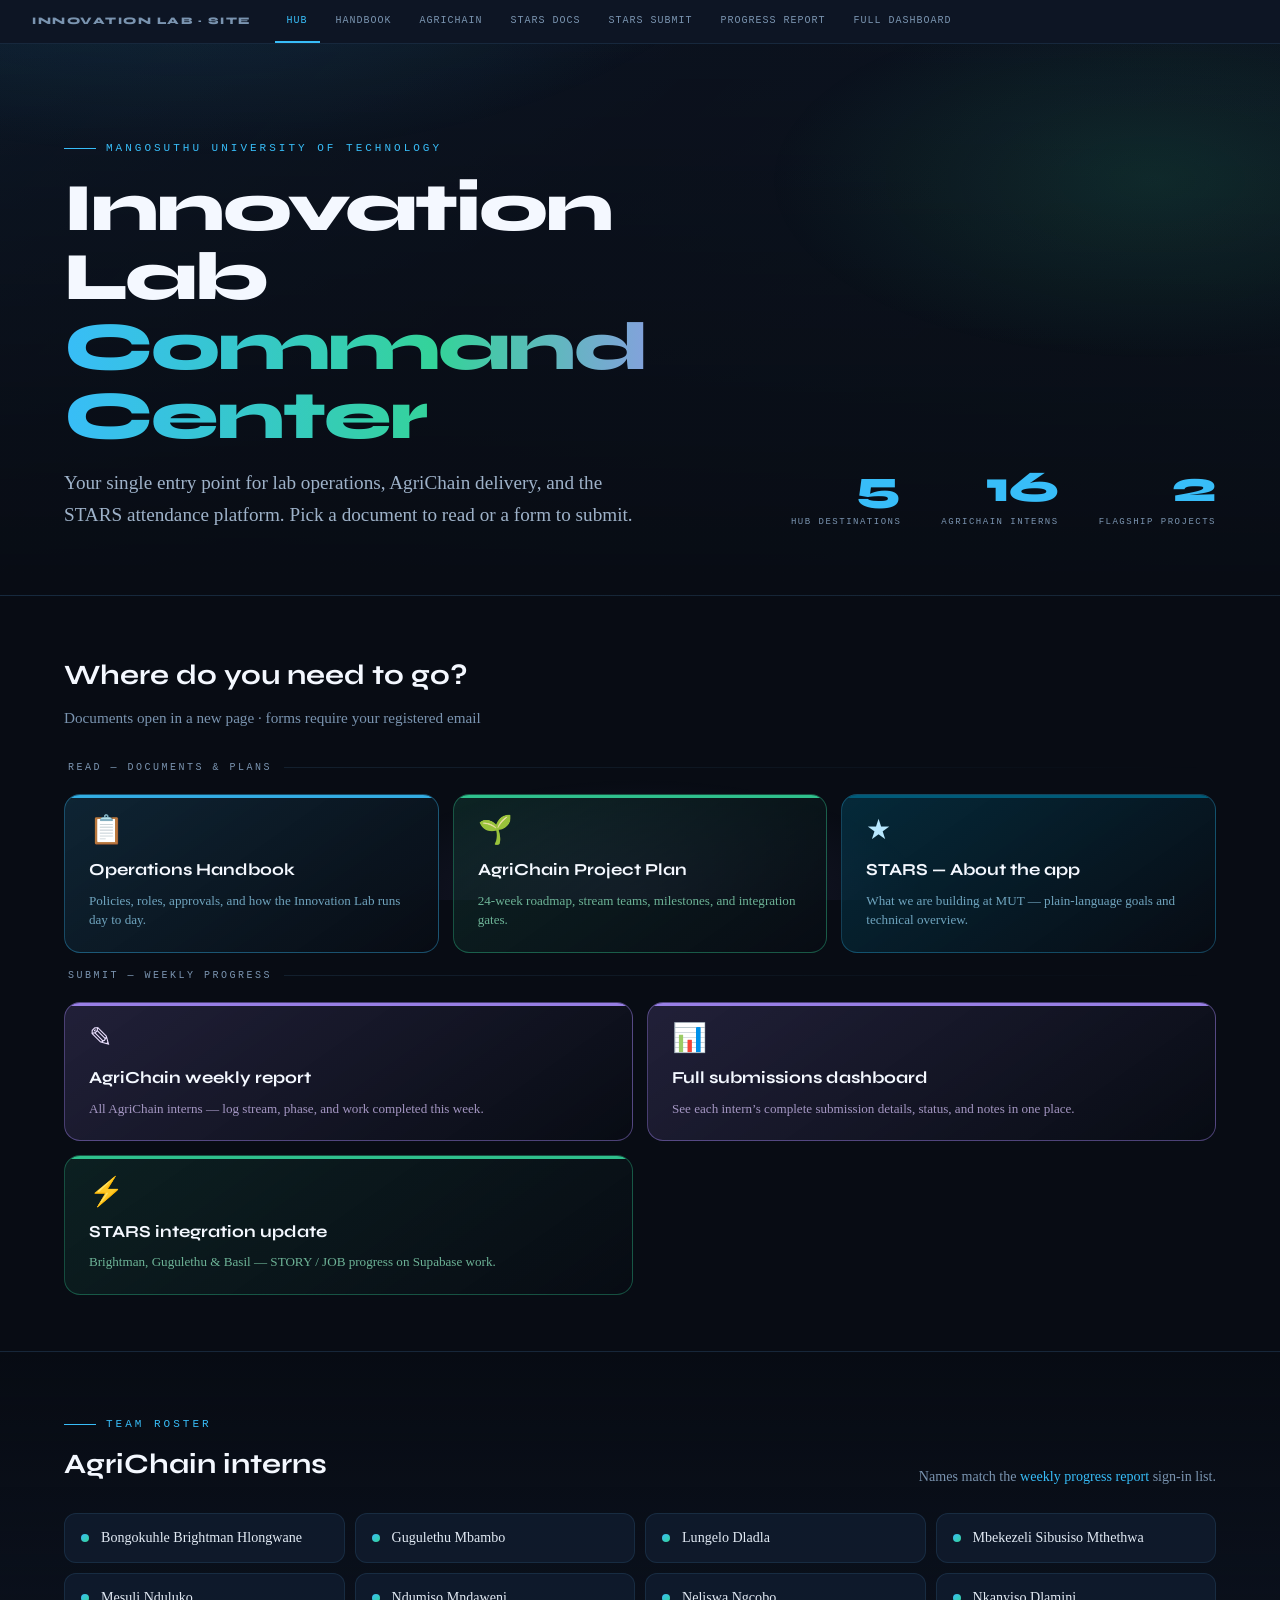
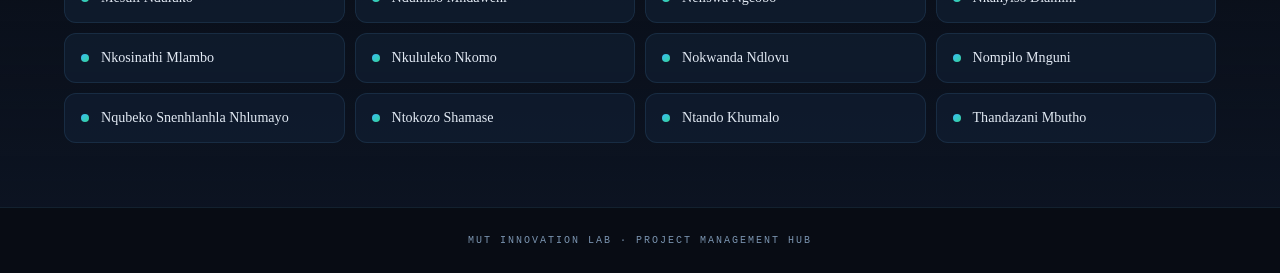
<file: index.html>
<!DOCTYPE html>
<html lang="en">
<head>
<meta charset="UTF-8">
<meta name="viewport" content="width=device-width, initial-scale=1.0">
<title>Innovation Lab Hub</title>
<meta name="description" content="Innovation Lab project hub — handbook, AgriChain plan, STARS documentation, intern progress reporting.">
<meta name="theme-color" content="#080c14">
<link rel="icon" type="image/svg+xml" href="data:image/svg+xml,%3Csvg xmlns='http://www.w3.org/2000/svg' viewBox='0 0 64 64'%3E%3Crect width='64' height='64' rx='12' fill='%23080c14'/%3E%3Cpath d='M16 48V16h7l18 20V16h7v32h-7L23 28v20z' fill='%2338bdf8'/%3E%3C/svg%3E">
<link href="https://fonts.googleapis.com/css2?family=Syne:wght@500;600;700;800&family=DM+Sans:wght@400;500;600;700&display=swap" rel="stylesheet">
<link rel="stylesheet" href="css/theme.css">
<link rel="stylesheet" href="css/site-nav.css">
<link rel="stylesheet" href="css/index-hub.css">
</head>
<body class="hub-page" data-lab-page="index">
  <div id="lab-site-nav"></div>

  <header class="hub-hero">
    <div class="hub-hero-inner">
      <div class="hub-hero-grid">
        <div>
          <div class="hub-eyebrow">Mangosuthu University of Technology</div>
          <h1>Innovation Lab<br><span>Command Center</span></h1>
          <p class="hub-tagline">Your single entry point for lab operations, AgriChain delivery, and the STARS attendance platform. Pick a document to read or a form to submit.</p>
        </div>
        <div class="hub-stats" aria-hidden="true">
          <div class="hub-stat">
            <div class="hub-stat-num"><em>5</em></div>
            <div class="hub-stat-label">Hub destinations</div>
          </div>
          <div class="hub-stat">
            <div class="hub-stat-num"><em>16</em></div>
            <div class="hub-stat-label">AgriChain interns</div>
          </div>
          <div class="hub-stat">
            <div class="hub-stat-num"><em>2</em></div>
            <div class="hub-stat-label">Flagship projects</div>
          </div>
        </div>
      </div>
    </div>
  </header>

  <main>
    <section class="hub-portals" aria-labelledby="portals-heading">
      <div class="hub-section-head">
        <h2 id="portals-heading">Where do you need to go?</h2>
        <p>Documents open in a new page · forms require your registered email</p>
      </div>

      <div class="hub-portal-grid">
        <div class="hub-block-label">Read — documents &amp; plans</div>

        <a class="hub-card hub-card--read hub-card--handbook" href="innovation_lab_handbook.html">
          <span class="hub-card-icon" aria-hidden="true">📋</span>
          <div>
            <div class="hub-card-title">Operations Handbook</div>
            <div class="hub-card-desc">Policies, roles, approvals, and how the Innovation Lab runs day to day.</div>
          </div>
        </a>

        <a class="hub-card hub-card--read hub-card--agri" href="agrichain.html">
          <span class="hub-card-icon" aria-hidden="true">🌱</span>
          <div>
            <div class="hub-card-title">AgriChain Project Plan</div>
            <div class="hub-card-desc">24-week roadmap, stream teams, milestones, and integration gates.</div>
          </div>
        </a>

        <a class="hub-card hub-card--read hub-card--stars" href="stars-supabase.html">
          <span class="hub-card-icon" aria-hidden="true">★</span>
          <div>
            <div class="hub-card-title">STARS — About the app</div>
            <div class="hub-card-desc">What we are building at MUT — plain-language goals and technical overview.</div>
          </div>
        </a>

        <div class="hub-block-label">Submit — weekly progress</div>

        <a class="hub-card hub-card--submit hub-card--report" href="new.html">
          <span class="hub-card-icon" aria-hidden="true">✎</span>
          <div>
            <div class="hub-card-title">AgriChain weekly report</div>
            <div class="hub-card-desc">All AgriChain interns — log stream, phase, and work completed this week.</div>
          </div>
        </a>

        <a class="hub-card hub-card--submit hub-card--report" href="dashboard-full.html">
          <span class="hub-card-icon" aria-hidden="true">📊</span>
          <div>
            <div class="hub-card-title">Full submissions dashboard</div>
            <div class="hub-card-desc">See each intern’s complete submission details, status, and notes in one place.</div>
          </div>
        </a>

        <a class="hub-card hub-card--submit hub-card--stars-submit" href="stars-submit.html">
          <span class="hub-card-icon" aria-hidden="true">⚡</span>
          <div>
            <div class="hub-card-title">STARS integration update</div>
            <div class="hub-card-desc">Brightman, Gugulethu &amp; Basil — STORY / JOB progress on Supabase work.</div>
          </div>
        </a>
      </div>
    </section>

    <section class="hub-team" aria-labelledby="team-heading">
      <div class="hub-team-inner">
        <div class="hub-team-header">
          <div>
            <div class="hub-eyebrow" style="margin-bottom:0.5rem">Team roster</div>
            <h2 id="team-heading">AgriChain interns</h2>
          </div>
          <p>Names match the <a href="new.html">weekly progress report</a> sign-in list.</p>
        </div>
        <ul class="hub-name-grid">
          <li class="hub-name-chip">Bongokuhle Brightman Hlongwane</li>
          <li class="hub-name-chip">Gugulethu Mbambo</li>
          <li class="hub-name-chip">Lungelo Dladla</li>
          <li class="hub-name-chip">Mbekezeli Sibusiso Mthethwa</li>
          <li class="hub-name-chip">Mesuli Nduluko</li>
          <li class="hub-name-chip">Ndumiso Mndaweni</li>
          <li class="hub-name-chip">Neliswa Ngcobo</li>
          <li class="hub-name-chip">Nkanyiso Dlamini</li>
          <li class="hub-name-chip">Nkosinathi Mlambo</li>
          <li class="hub-name-chip">Nkululeko Nkomo</li>
          <li class="hub-name-chip">Nokwanda Ndlovu</li>
          <li class="hub-name-chip">Nompilo Mnguni</li>
          <li class="hub-name-chip">Nqubeko Snenhlanhla Nhlumayo</li>
          <li class="hub-name-chip">Ntokozo Shamase</li>
          <li class="hub-name-chip">Ntando Khumalo</li>
          <li class="hub-name-chip">Thandazani Mbutho</li>
        </ul>
      </div>
    </section>
  </main>

  <footer class="hub-footer">MUT Innovation Lab · Project Management Hub</footer>

  <script src="js/site-nav.js"></script>
</body>
</html>
</file>
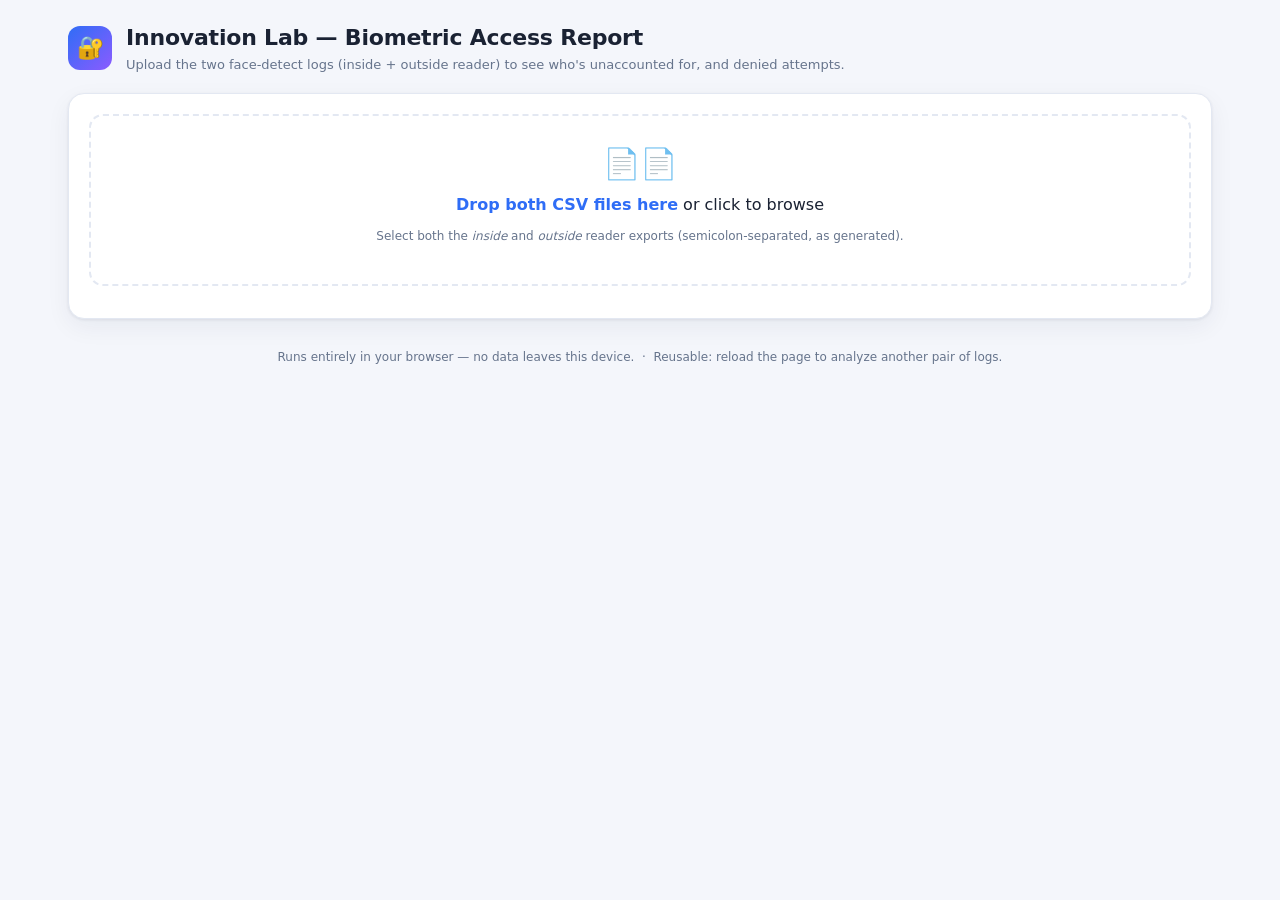
<file: access-report.html>
<!DOCTYPE html>
<html lang="en">
<head>
<meta charset="UTF-8">
<meta name="viewport" content="width=device-width, initial-scale=1.0">
<title>Innovation Lab — Biometric Access Report</title>
<style>
  :root{
    --bg:#f4f6fb; --panel:#ffffff; --ink:#1a2233; --muted:#66748c; --line:#e3e8f2;
    --brand:#2f6df6; --brand-soft:#eaf1ff;
    --ok:#178a4c; --ok-soft:#e5f6ec;
    --warn:#c26a00; --warn-soft:#fdf0dd;
    --bad:#c9324a; --bad-soft:#fce7ea;
    --inside:#7b3ff2; --inside-soft:#efe7fe;
    --shadow:0 1px 3px rgba(20,30,60,.08),0 8px 24px rgba(20,30,60,.06);
  }
  @media (prefers-color-scheme: dark){
    :root{
      --bg:#0f141c; --panel:#161d28; --ink:#e7ecf5; --muted:#95a3ba; --line:#26303e;
      --brand:#5b8dff; --brand-soft:#1a2740;
      --ok:#5bd08a; --ok-soft:#13291d;
      --warn:#f0a94b; --warn-soft:#2e2213;
      --bad:#ff7089; --bad-soft:#2e1620;
      --inside:#b18bff; --inside-soft:#221a37;
      --shadow:0 1px 3px rgba(0,0,0,.4),0 8px 28px rgba(0,0,0,.35);
    }
  }
  *{box-sizing:border-box}
  body{margin:0;font-family:"Segoe UI",system-ui,-apple-system,Roboto,Helvetica,Arial,sans-serif;
       background:var(--bg);color:var(--ink);line-height:1.45;-webkit-font-smoothing:antialiased}
  .wrap{max-width:1180px;margin:0 auto;padding:22px 18px 80px}
  header.top{display:flex;align-items:center;gap:14px;flex-wrap:wrap;margin-bottom:6px}
  .logo{width:44px;height:44px;border-radius:12px;background:linear-gradient(135deg,var(--brand),#8b5bff);
        display:flex;align-items:center;justify-content:center;color:#fff;font-size:22px;flex:0 0 auto}
  h1{font-size:22px;margin:0;letter-spacing:-.2px}
  .sub{color:var(--muted);font-size:13px;margin-top:2px}
  .card{background:var(--panel);border:1px solid var(--line);border-radius:16px;box-shadow:var(--shadow)}
  section.upload{padding:20px;margin:18px 0}
  .drop{border:2px dashed var(--line);border-radius:14px;padding:26px;text-align:center;cursor:pointer;
        transition:.15s;background:var(--panel)}
  .drop:hover,.drop.drag{border-color:var(--brand);background:var(--brand-soft)}
  .drop strong{color:var(--brand)}
  .roles{display:grid;grid-template-columns:1fr 1fr;gap:14px;margin-top:16px}
  @media(max-width:640px){.roles{grid-template-columns:1fr}}
  .role{border:1px solid var(--line);border-radius:12px;padding:12px 14px;background:var(--bg)}
  .role h4{margin:0 0 6px;font-size:12px;text-transform:uppercase;letter-spacing:.6px;color:var(--muted)}
  .role select{width:100%;padding:8px;border-radius:8px;border:1px solid var(--line);background:var(--panel);color:var(--ink);font-size:13px}
  .role .fname{font-size:12px;color:var(--muted);margin-top:6px;word-break:break-all}
  .btn{appearance:none;border:1px solid var(--line);background:var(--panel);color:var(--ink);
       padding:8px 14px;border-radius:9px;font-size:13px;cursor:pointer;font-weight:600}
  .btn.primary{background:var(--brand);border-color:var(--brand);color:#fff}
  .btn:disabled{opacity:.5;cursor:not-allowed}
  .row{display:flex;gap:10px;flex-wrap:wrap;align-items:center}
  .hint{font-size:12px;color:var(--muted)}
  .swapbar{display:flex;align-items:center;gap:10px;margin-top:14px;font-size:13px;flex-wrap:wrap}
  .toggle{display:inline-flex;align-items:center;gap:8px;cursor:pointer;user-select:none}
  .toggle input{width:16px;height:16px}

  /* stats */
  .stats{display:grid;grid-template-columns:repeat(auto-fit,minmax(150px,1fr));gap:12px;margin:18px 0}
  .stat{padding:14px 16px}
  .stat .n{font-size:26px;font-weight:700;letter-spacing:-.5px}
  .stat .l{font-size:12px;color:var(--muted);margin-top:2px}
  .stat.inside .n{color:var(--inside)} .stat.warn .n{color:var(--warn)}
  .stat.bad .n{color:var(--bad)} .stat.ok .n{color:var(--ok)}

  /* tabs */
  .tabs{display:flex;gap:6px;flex-wrap:wrap;margin:20px 0 14px}
  .tab{padding:9px 15px;border-radius:10px;border:1px solid var(--line);background:var(--panel);
       cursor:pointer;font-size:13px;font-weight:600;color:var(--muted)}
  .tab.active{background:var(--brand);border-color:var(--brand);color:#fff}
  .periodbar{display:flex;gap:12px;align-items:center;flex-wrap:wrap;padding:12px 16px;margin-bottom:16px}
  .periodbar .pl{font-weight:700;font-size:13px}
  .periodbar label{font-size:12px;color:var(--muted);display:inline-flex;align-items:center;gap:6px}
  .periodbar input[type=date]{padding:7px 9px;border-radius:9px;border:1px solid var(--line);
       background:var(--panel);color:var(--ink);font-size:13px;font-variant-numeric:tabular-nums}
  .periodbar .hint{margin-left:4px}
  .chips{display:flex;gap:6px;flex-wrap:wrap}
  .chip{padding:5px 11px;border-radius:20px;border:1px solid var(--line);background:var(--panel);
       cursor:pointer;font-size:12px;font-weight:600;color:var(--muted)}
  .chip:hover{border-color:var(--brand);color:var(--brand)}
  .filters{display:flex;gap:10px;flex-wrap:wrap;align-items:center;margin-bottom:14px}
  .filters select,.filters input{padding:8px 10px;border-radius:9px;border:1px solid var(--line);
       background:var(--panel);color:var(--ink);font-size:13px}
  .filters label{font-size:12px;color:var(--muted);margin-right:-4px}

  .panelbox{padding:4px}
  .tablewrap{overflow-x:auto;border-radius:12px;border:1px solid var(--line)}
  table{border-collapse:collapse;width:100%;font-size:13px;min-width:520px}
  th,td{padding:9px 12px;text-align:left;border-bottom:1px solid var(--line);white-space:nowrap}
  thead th{position:sticky;top:0;background:var(--panel);z-index:1;font-size:11px;text-transform:uppercase;
           letter-spacing:.5px;color:var(--muted)}
  tbody tr:hover{background:var(--brand-soft)}
  td.name{font-weight:600;white-space:normal}
  .pill{display:inline-block;padding:2px 9px;border-radius:20px;font-size:11.5px;font-weight:700;white-space:nowrap}
  .pill.inside{background:var(--inside-soft);color:var(--inside)}
  .pill.ok{background:var(--ok-soft);color:var(--ok)}
  .pill.warn{background:var(--warn-soft);color:var(--warn)}
  .pill.bad{background:var(--bad-soft);color:var(--bad)}
  .pill.muted{background:var(--line);color:var(--muted)}
  .dir-in{color:var(--inside);font-weight:600}
  .dir-out{color:var(--brand);font-weight:600}
  .section-title{font-size:14px;font-weight:700;margin:6px 0 10px;display:flex;align-items:center;gap:8px}
  .count-badge{background:var(--line);color:var(--muted);border-radius:20px;padding:1px 9px;font-size:12px;font-weight:700}
  .empty{padding:26px;text-align:center;color:var(--muted);font-size:13px}
  .legend{font-size:12px;color:var(--muted);margin:10px 2px 0;line-height:1.7}
  .legend b{color:var(--ink)}
  .mono{font-variant-numeric:tabular-nums}
  .timeline{display:flex;flex-wrap:wrap;gap:5px;margin:2px 0}
  .ev{font-size:11px;padding:2px 7px;border-radius:6px;font-variant-numeric:tabular-nums}
  .ev.in{background:var(--inside-soft);color:var(--inside)}
  .ev.out{background:var(--brand-soft);color:var(--brand)}
  /* expandable rows */
  tr.expandable{cursor:pointer}
  tr.expandable td:first-child::before{content:"▸";display:inline-block;margin-right:8px;color:var(--muted);
       transition:transform .15s;font-size:11px}
  tr.expandable.open td:first-child::before{transform:rotate(90deg);color:var(--brand)}
  tr.expandable.open{background:var(--brand-soft)}
  tr.detail>td{padding:0;border-bottom:1px solid var(--line);background:var(--bg)}
  .detailbox{padding:12px 16px 14px 40px}
  .scan-grid{display:grid;grid-template-columns:repeat(auto-fill,minmax(210px,1fr));gap:8px}
  .scan{display:flex;align-items:center;gap:10px;padding:7px 10px;border:1px solid var(--line);
        border-radius:9px;background:var(--panel);font-size:12.5px}
  .scan .tm{font-variant-numeric:tabular-nums;font-weight:700}
  .scan .rdr{color:var(--muted);font-size:11.5px;margin-left:auto}
  .scan .arrow{width:34px;text-align:center;font-weight:800;border-radius:6px;padding:1px 0;font-size:11px}
  .scan .arrow.in{background:var(--inside-soft);color:var(--inside)}
  .scan .arrow.out{background:var(--brand-soft);color:var(--brand)}
  .detailhead{font-size:11.5px;color:var(--muted);margin-bottom:9px}
  .detailhead b{color:var(--ink)}
  .hidden{display:none}
  footer{margin-top:30px;text-align:center;font-size:12px;color:var(--muted)}
  .export{margin-left:auto}
</style>
</head>
<body>
<div class="wrap">
  <header class="top">
    <div class="logo">🔐</div>
    <div>
      <h1>Innovation Lab — Biometric Access Report</h1>
      <div class="sub">Upload the two face-detect logs (inside + outside reader) to see who's unaccounted for, and denied attempts.</div>
    </div>
  </header>

  <!-- UPLOAD -->
  <section class="card upload" id="uploadCard">
    <div class="drop" id="drop">
      <div style="font-size:30px">📄📄</div>
      <p style="margin:8px 0 4px"><strong>Drop both CSV files here</strong> or click to browse</p>
      <p class="hint">Select both the <em>inside</em> and <em>outside</em> reader exports (semicolon-separated, as generated).</p>
      <input type="file" id="fileInput" accept=".csv,text/csv" multiple class="hidden">
    </div>

    <div class="roles" id="roles" style="display:none">
      <div class="role">
        <h4>🚪 Entry reader (people coming IN)</h4>
        <select id="roleIn"></select>
        <div class="fname" id="fnameIn"></div>
      </div>
      <div class="role">
        <h4>🏃 Exit reader (people going OUT)</h4>
        <select id="roleOut"></select>
        <div class="fname" id="fnameOut"></div>
      </div>
    </div>

    <div class="swapbar" id="swapbar" style="display:none">
      <label class="toggle"><input type="checkbox" id="swapChk"> Swap direction (my outside reader is actually the exit)</label>
      <button class="btn primary" id="analyzeBtn" style="margin-left:auto">Analyze logs →</button>
    </div>
    <p class="hint" id="loadMsg" style="margin-top:12px"></p>
  </section>

  <!-- RESULTS -->
  <div id="results" class="hidden">
    <div class="stats" id="stats"></div>

    <div class="card periodbar" id="periodBar">
      <span class="pl">📆 Period</span>
      <label>From <input type="date" id="pFrom"></label>
      <label>To <input type="date" id="pTo"></label>
      <button class="btn" id="pReset">Reset</button>
      <div class="chips" id="pQuick"></div>
      <span class="hint" id="pInfo"></span>
    </div>

    <div class="tabs" id="tabs">
      <div class="tab active" data-tab="day">📅 By Day</div>
      <div class="tab" data-tab="person">👤 By Individual</div>
      <div class="tab" data-tab="noexit">🏢 Went in, didn't come out</div>
      <div class="tab" data-tab="noentry">🚪 Out without entry</div>
      <div class="tab" data-tab="denied">⛔ Denied access</div>
    </div>

    <div class="card panelbox">
      <!-- BY DAY -->
      <div class="view" id="view-day">
        <div class="filters">
          <label>Date</label><select id="daySelect"></select>
          <label>Search</label><input type="text" id="daySearch" placeholder="name…">
          <button class="btn export" id="expDay">⬇ Export CSV</button>
        </div>
        <div class="tablewrap"><table id="dayTable"></table></div>
        <div class="legend">
          <b>Still inside</b> = last scan of the day was an entry (no exit after). •
          <b>No entry</b> = first scan of the day was an exit (got in without badging in). •
          Trips are counted after collapsing repeated same-direction scans.
        </div>
      </div>

      <!-- BY PERSON -->
      <div class="view hidden" id="view-person">
        <div class="filters">
          <label>Individual</label><select id="personSelect"></select>
          <button class="btn export" id="expPerson">⬇ Export CSV</button>
        </div>
        <div class="tablewrap"><table id="personTable"></table></div>
      </div>

      <!-- NO EXIT -->
      <div class="view hidden" id="view-noexit">
        <div class="filters">
          <label>Date</label><select id="noexitDate"></select>
          <button class="btn export" id="expNoexit">⬇ Export CSV</button>
        </div>
        <div class="section-title">🏢 Went in and did not come out <span class="count-badge" id="noexitCount">0</span></div>
        <div class="tablewrap"><table id="noexitTable"></table></div>
        <div class="legend">Their last recorded scan was an <b>entry</b> — the system has no exit for them that day, so they are presumed still inside.</div>
      </div>

      <!-- NO ENTRY -->
      <div class="view hidden" id="view-noentry">
        <div class="filters">
          <label>Date</label><select id="noentryDate"></select>
          <button class="btn export" id="expNoentry">⬇ Export CSV</button>
        </div>
        <div class="section-title">🚪 Went out without a recorded entry <span class="count-badge" id="noentryCount">0</span></div>
        <div class="tablewrap"><table id="noentryTable"></table></div>
        <div class="legend">Their first recorded scan was an <b>exit</b> — they appear on the way out with no matching entry (tailgated in, or entry scan missed).</div>
      </div>

      <!-- DENIED -->
      <div class="view hidden" id="view-denied">
        <div class="filters">
          <label>Date</label><select id="deniedDate"></select>
          <label>Reader</label><select id="deniedReader"><option value="">Both</option><option value="in">Entry</option><option value="out">Exit</option></select>
          <button class="btn export" id="expDenied">⬇ Export CSV</button>
        </div>
        <div class="section-title">⛔ Denied / not identified attempts <span class="count-badge" id="deniedCount">0</span></div>
        <div class="tablewrap"><table id="deniedTable"></table></div>
        <div class="legend">Biometric could not match a face (<b>Not identified</b>). No identity is attached to these events.</div>
      </div>
    </div>
  </div>

  <footer>
    Runs entirely in your browser — no data leaves this device. &nbsp;·&nbsp; Reusable: reload the page to analyze another pair of logs.
  </footer>
</div>

<script>
"use strict";
// ---------- identity merge (same person recorded under different names) ----------
// Add "variant": "canonical name" pairs here to merge people. Case-insensitive.
const NAME_ALIASES = {
  "thandazani": "Thandaza",
  "mr motsilili": "Phomolo"
};
function canon(name){
  const n = name.replace(/\s+/g,' ').trim();          // collapse double spaces
  const key = n.toLowerCase();
  return NAME_ALIASES[key] || n;
}

// ---------- state ----------
const files = {};            // filename -> {name, rows}
let DATA = null;             // computed analysis
const $ = id => document.getElementById(id);

// ---------- CSV parsing ----------
function parseCSV(text){
  const lines = text.split(/\r?\n/).filter(l => l.trim().length);
  if(!lines.length) return [];
  const delim = (lines[0].split(';').length >= lines[0].split(',').length) ? ';' : ',';
  const head = lines[0].split(delim).map(s => s.trim().toLowerCase());
  const ix = {
    date: head.indexOf('date'), time: head.indexOf('time'),
    event: head.indexOf('event'), name: head.indexOf('name'), id: head.indexOf('id')
  };
  const out = [];
  for(let i=1;i<lines.length;i++){
    const p = lines[i].split(delim);
    if(p.length < 3) continue;
    const rawDate = (p[ix.date]||'').trim();
    const time = (p[ix.time]||'').trim();
    const event = (p[ix.event]||'').trim();
    const name = ix.name>=0 ? canon(p[ix.name]||'') : '';
    const id = ix.id>=0 ? (p[ix.id]||'').trim() : '';
    if(!rawDate || !time) continue;
    const dk = dateKey(rawDate);
    if(!dk) continue;
    out.push({ dateKey:dk, dateDisp:dk.split('-').reverse().join('/'),
      time, timeSec:toSec(time), event, name, id,
      granted: /grant/i.test(event) });
  }
  return out;
}
// DD/MM/YY -> YYYY-MM-DD (sortable)
function dateKey(s){
  const m = s.split(/[\/\-.]/);
  if(m.length<3) return null;
  let [d,mo,y] = m.map(x=>x.trim());
  if(y.length===2) y = '20'+y;
  d=d.padStart(2,'0'); mo=mo.padStart(2,'0');
  if(isNaN(+d)||isNaN(+mo)||isNaN(+y)) return null;
  return `${y}-${mo}-${d}`;
}
function toSec(t){const p=t.split(':').map(Number);return (p[0]||0)*3600+(p[1]||0)*60+(p[2]||0);}
function prettyDate(dk){
  const [y,m,d]=dk.split('-');
  const dt=new Date(+y,+m-1,+d);
  const days=['Sun','Mon','Tue','Wed','Thu','Fri','Sat'];
  const mon=['Jan','Feb','Mar','Apr','May','Jun','Jul','Aug','Sep','Oct','Nov','Dec'];
  return `${days[dt.getDay()]} ${+d} ${mon[+m-1]} ${y}`;
}

// ---------- file handling ----------
function handleFiles(list){
  let read = 0, total = list.length;
  if(!total) return;
  for(const f of list){
    const rd = new FileReader();
    rd.onload = e => {
      files[f.name] = { name:f.name, rows: parseCSV(e.target.result) };
      if(++read === total) afterLoad();
    };
    rd.readAsText(f);
  }
}
function afterLoad(){
  const names = Object.keys(files);
  const optsHTML = names.map(n=>`<option value="${escAttr(n)}">${escHtml(n)}</option>`).join('');
  $('roleIn').innerHTML = optsHTML;
  $('roleOut').innerHTML = optsHTML;
  // auto-detect by filename
  const inside = names.find(n=>/inside/i.test(n));
  const outside = names.find(n=>/outside/i.test(n));
  // entry = outside reader, exit = inside reader
  $('roleIn').value  = outside || names[0];
  $('roleOut').value = inside  || names[names.length>1?1:0];
  syncFnames();
  $('roles').style.display='grid';
  $('swapbar').style.display='flex';
  $('loadMsg').textContent = `${names.length} file(s) loaded: ` +
    names.map(n=>`${n} (${files[n].rows.length} rows)`).join('  ·  ');
  $('roleIn').onchange = syncFnames;
  $('roleOut').onchange = syncFnames;
}
function syncFnames(){
  $('fnameIn').textContent  = $('roleIn').value;
  $('fnameOut').textContent = $('roleOut').value;
}

// ---------- analysis ----------
function analyze(){
  let inFile  = $('roleIn').value;
  let outFile = $('roleOut').value;
  if($('swapChk').checked){ const t=inFile; inFile=outFile; outFile=t; }
  if(inFile===outFile){ alert('Please assign two different files to the entry and exit readers.'); return; }

  // tag events with direction
  const events = [];
  (files[inFile].rows ||[]).forEach(r => events.push({...r, dir:'in'}));
  (files[outFile].rows||[]).forEach(r => events.push({...r, dir:'out'}));

  // denied (not identified / not granted)
  const denied = events.filter(e => !e.granted)
                       .sort((a,b)=> a.dateKey.localeCompare(b.dateKey) || a.timeSec-b.timeSec);

  // group granted by name+date
  const grantedNamed = events.filter(e => e.granted && e.name);
  const pdMap = new Map();     // key name||date
  const dates = new Set(), people = new Set();
  for(const e of grantedNamed){
    people.add(e.name); dates.add(e.dateKey);
    const k = e.name+'||'+e.dateKey;
    if(!pdMap.has(k)) pdMap.set(k, {name:e.name, dateKey:e.dateKey, events:[]});
    pdMap.get(k).events.push(e);
  }

  const personDays = [];
  for(const pd of pdMap.values()){
    pd.events.sort((a,b)=> a.timeSec-b.timeSec);
    // collapse consecutive same-direction scans into trips
    const trips=[];
    for(const e of pd.events){ if(!trips.length || trips[trips.length-1].dir!==e.dir) trips.push(e); }
    pd.trips = trips;
    pd.inCount  = trips.filter(t=>t.dir==='in').length;
    pd.outCount = trips.filter(t=>t.dir==='out').length;
    pd.rawScans = pd.events.length;
    pd.firstDir = trips[0].dir;
    pd.lastDir  = trips[trips.length-1].dir;
    pd.first = pd.events[0];
    pd.last  = pd.events[pd.events.length-1];
    pd.noExit  = pd.lastDir==='in';    // went in, never scanned out
    pd.noEntry = pd.firstDir==='out';  // scanned out before any entry
    personDays.push(pd);
  }

  DATA = {
    personDays,
    denied,
    dates: [...dates].sort(),
    people: [...people].sort((a,b)=>a.localeCompare(b)),
    inFileName:inFile, outFileName:outFile,
    byKey: k => pdMap.get(k)
  };
  renderAll();
}

// ---------- rendering ----------
function statusPills(pd){
  let h='';
  if(pd.noExit)  h+=`<span class="pill inside">Still inside</span> `;
  else           h+=`<span class="pill ok">Exited</span> `;
  if(pd.noEntry) h+=`<span class="pill warn">No entry scan</span>`;
  return h;
}
// ----- period filter -----
let period = {from:null, to:null};
function inPeriod(dk){ return (!period.from || dk>=period.from) && (!period.to || dk<=period.to); }
function datesInPeriod(){ return DATA.dates.filter(inPeriod); }

function renderAll(){
  $('uploadCard').classList.add('hidden');
  $('results').classList.remove('hidden');

  // set up period inputs to full data range on first analysis
  const first=DATA.dates[0], last=DATA.dates[DATA.dates.length-1];
  $('pFrom').min=$('pTo').min=first; $('pFrom').max=$('pTo').max=last;
  $('pFrom').value=first; $('pTo').value=last;
  period={from:first, to:last};
  buildQuickChips(first,last);

  applyPeriod();   // populates selects + renders every view for the period
}

function applyPeriod(){
  period.from=$('pFrom').value||null; period.to=$('pTo').value||null;
  if(period.from && period.to && period.from>period.to){ // keep sane order
    const t=period.from; period.from=period.to; period.to=t;
    $('pFrom').value=period.from; $('pTo').value=period.to;
  }
  const dOn = datesInPeriod();
  $('pInfo').textContent = dOn.length
    ? `${dOn.length} day(s) in range · ${prettyDate(dOn[0])} → ${prettyDate(dOn[dOn.length-1])}`
    : 'No days in this range';

  renderStats();
  const dateOpts = dOn.map(d=>`<option value="${d}">${prettyDate(d)}</option>`).join('');
  const dateOptsAll = `<option value="">All dates in period</option>`+dateOpts;
  // preserve day selection if still valid, else last day in range
  const prevDay=$('daySelect').value;
  $('daySelect').innerHTML = dateOpts || `<option value="">—</option>`;
  $('daySelect').value = dOn.includes(prevDay)?prevDay:(dOn[dOn.length-1]||'');
  $('personSelect').innerHTML = DATA.people.map(p=>`<option>${escHtml(p)}</option>`).join('');
  $('noexitDate').innerHTML  = dateOptsAll;
  $('noentryDate').innerHTML = dateOptsAll;
  $('deniedDate').innerHTML  = dateOptsAll;

  renderDay(); renderPerson(); renderNoexit(); renderNoentry(); renderDenied();
}

function renderStats(){
  const pdP = DATA.personDays.filter(p=>inPeriod(p.dateKey));
  const denP = DATA.denied.filter(e=>inPeriod(e.dateKey));
  const ppl = new Set(pdP.map(p=>p.name));
  const dys = new Set(pdP.map(p=>p.dateKey));
  const noExitTot  = pdP.filter(p=>p.noExit).length;
  const noEntryTot = pdP.filter(p=>p.noEntry).length;
  $('stats').innerHTML = `
    <div class="card stat"><div class="n">${ppl.size}</div><div class="l">Individuals</div></div>
    <div class="card stat"><div class="n">${dys.size}</div><div class="l">Days in period</div></div>
    <div class="card stat"><div class="n mono">${pdP.length}</div><div class="l">Person-days</div></div>
    <div class="card stat inside"><div class="n">${noExitTot}</div><div class="l">Went in, no exit</div></div>
    <div class="card stat warn"><div class="n">${noEntryTot}</div><div class="l">Out without entry</div></div>
    <div class="card stat bad"><div class="n">${denP.length}</div><div class="l">Denied / not identified</div></div>`;
}

function buildQuickChips(first,last){
  // offer month presets + full range
  const months=[...new Set(DATA.dates.map(d=>d.slice(0,7)))].sort();
  const mon=['Jan','Feb','Mar','Apr','May','Jun','Jul','Aug','Sep','Oct','Nov','Dec'];
  let html=`<span class="chip" data-from="${first}" data-to="${last}">All</span>`;
  html+=`<span class="chip" data-quick="7">Last 7 days</span>`;
  months.forEach(m=>{
    const [y,mm]=m.split('-'); const from=m+'-01';
    const to=DATA.dates.filter(d=>d.startsWith(m)).sort().pop();
    html+=`<span class="chip" data-from="${from}" data-to="${to}">${mon[+mm-1]} ${y}</span>`;
  });
  $('pQuick').innerHTML=html;
}

function renderDay(){
  const dk = $('daySelect').value;
  const q  = $('daySearch').value.trim().toLowerCase();
  let rows = DATA.personDays.filter(p=>p.dateKey===dk);
  if(q) rows = rows.filter(p=>p.name.toLowerCase().includes(q));
  rows.sort((a,b)=> (b.noExit-a.noExit)||(b.noEntry-a.noEntry)|| a.name.localeCompare(b.name));
  const body = rows.map((pd,i)=>`
    <tr class="expandable" data-row="${i}">
      <td class="name">${escHtml(pd.name)}</td>
      <td>${statusPills(pd)}</td>
      <td class="mono">${pd.first.time} <span class="dir-${pd.firstDir}">${pd.firstDir==='in'?'IN':'OUT'}</span></td>
      <td class="mono">${pd.last.time} <span class="dir-${pd.lastDir}">${pd.lastDir==='in'?'IN':'OUT'}</span></td>
      <td class="mono">${pd.inCount} / ${pd.outCount}</td>
      <td class="mono">${pd.rawScans}</td>
    </tr>
    <tr class="detail hidden" data-detail="${i}"><td colspan="6">${scanDetail(pd)}</td></tr>`).join('');
  $('dayTable').innerHTML = `
    <thead><tr><th>Name</th><th>Status</th><th>First scan</th><th>Last scan</th><th>In / Out trips</th><th>Total scans</th></tr></thead>
    <tbody>${body || emptyRow(6,'No activity for this day.')}</tbody>`;
}

// detailed scan list for one person on one day (used by the expandable dropdown)
function scanDetail(pd){
  const scans = pd.events.map(e=>`
    <div class="scan">
      <span class="arrow ${e.dir}">${e.dir==='in'?'IN':'OUT'}</span>
      <span class="tm">${e.time}</span>
      <span class="rdr">${e.dir==='in'?'Entry reader':'Exit reader'}</span>
    </div>`).join('');
  return `<div class="detailbox">
    <div class="detailhead"><b>${escHtml(pd.name)}</b> — ${prettyDate(pd.dateKey)} · ${pd.rawScans} scan(s) ·
      <b>${pd.inCount}</b> in / <b>${pd.outCount}</b> out ·
      last direction: <b>${pd.lastDir==='in'?'entry (still inside)':'exit'}</b></div>
    <div class="scan-grid">${scans}</div>
  </div>`;
}

function renderPerson(){
  const name = $('personSelect').value;
  const rows = DATA.personDays.filter(p=>p.name===name && inPeriod(p.dateKey)).sort((a,b)=>a.dateKey.localeCompare(b.dateKey));
  const body = rows.map(pd=>{
    const tl = pd.events.map(e=>`<span class="ev ${e.dir}">${e.time} ${e.dir==='in'?'▸in':'◂out'}</span>`).join('');
    return `<tr>
      <td class="mono">${prettyDate(pd.dateKey)}</td>
      <td>${statusPills(pd)}</td>
      <td class="mono">${pd.inCount} / ${pd.outCount}</td>
      <td><div class="timeline">${tl}</div></td>
    </tr>`;
  }).join('');
  $('personTable').innerHTML = `
    <thead><tr><th>Date</th><th>Status</th><th>In / Out</th><th>Scan timeline</th></tr></thead>
    <tbody>${body || emptyRow(4,'No records.')}</tbody>`;
}

function anomTable(kind){
  const sel = kind==='noexit'?$('noexitDate').value:$('noentryDate').value;
  let rows = DATA.personDays.filter(p=> (kind==='noexit'?p.noExit:p.noEntry) && inPeriod(p.dateKey));
  if(sel) rows = rows.filter(p=>p.dateKey===sel);
  rows.sort((a,b)=> b.dateKey.localeCompare(a.dateKey) || a.name.localeCompare(b.name));
  const isExit = kind==='noexit';
  const body = rows.map(pd=>`
    <tr>
      <td class="mono">${prettyDate(pd.dateKey)}</td>
      <td class="name">${escHtml(pd.name)}</td>
      <td class="mono">${isExit?pd.last.time:pd.first.time}</td>
      <td class="mono">${pd.inCount} / ${pd.outCount}</td>
      <td>${statusPills(pd)}</td>
    </tr>`).join('');
  const html = `
    <thead><tr><th>Date</th><th>Name</th><th>${isExit?'Last (entry) scan':'First (exit) scan'}</th><th>In / Out</th><th>Status</th></tr></thead>
    <tbody>${body || emptyRow(5,'None found 🎉')}</tbody>`;
  if(isExit){ $('noexitTable').innerHTML=html; $('noexitCount').textContent=rows.length; }
  else      { $('noentryTable').innerHTML=html; $('noentryCount').textContent=rows.length; }
}
const renderNoexit  = ()=>anomTable('noexit');
const renderNoentry = ()=>anomTable('noentry');

function renderDenied(){
  const sel = $('deniedDate').value, rdr = $('deniedReader').value;
  let rows = DATA.denied.filter(e=>inPeriod(e.dateKey));
  if(sel) rows = rows.filter(e=>e.dateKey===sel);
  if(rdr) rows = rows.filter(e=>e.dir===rdr);
  const body = rows.map(e=>`
    <tr>
      <td class="mono">${prettyDate(e.dateKey)}</td>
      <td class="mono">${e.time}</td>
      <td><span class="pill ${e.dir==='in'?'inside':'muted'}">${e.dir==='in'?'Entry reader':'Exit reader'}</span></td>
      <td>${escHtml(e.event)}</td>
    </tr>`).join('');
  $('deniedTable').innerHTML = `
    <thead><tr><th>Date</th><th>Time</th><th>Reader</th><th>Event</th></tr></thead>
    <tbody>${body || emptyRow(4,'No denied attempts.')}</tbody>`;
  $('deniedCount').textContent = rows.length;
}

// ---------- CSV export ----------
function download(filename, rows){
  const csv = rows.map(r=>r.map(c=>{
    const s=String(c??''); return /[",;\n]/.test(s)?'"'+s.replace(/"/g,'""')+'"':s;
  }).join(',')).join('\n');
  const blob=new Blob([csv],{type:'text/csv'}); const url=URL.createObjectURL(blob);
  const a=document.createElement('a'); a.href=url; a.download=filename; a.click(); URL.revokeObjectURL(url);
}

// ---------- helpers ----------
function emptyRow(cols,msg){return `<tr><td colspan="${cols}" class="empty">${msg}</td></tr>`;}
function escHtml(s){return String(s).replace(/[&<>"]/g,c=>({'&':'&amp;','<':'&lt;','>':'&gt;','"':'&quot;'}[c]));}
function escAttr(s){return escHtml(s).replace(/'/g,'&#39;');}

// ---------- wire up ----------
const drop=$('drop'), fi=$('fileInput');
drop.onclick=()=>fi.click();
fi.onchange=e=>handleFiles(e.target.files);
['dragover','dragenter'].forEach(ev=>drop.addEventListener(ev,e=>{e.preventDefault();drop.classList.add('drag');}));
['dragleave','drop'].forEach(ev=>drop.addEventListener(ev,e=>{e.preventDefault();drop.classList.remove('drag');}));
drop.addEventListener('drop',e=>handleFiles(e.dataTransfer.files));
$('analyzeBtn').onclick=analyze;

// tabs
document.querySelectorAll('.tab').forEach(t=>t.onclick=()=>{
  document.querySelectorAll('.tab').forEach(x=>x.classList.remove('active'));
  t.classList.add('active');
  document.querySelectorAll('.view').forEach(v=>v.classList.add('hidden'));
  $('view-'+t.dataset.tab).classList.remove('hidden');
});

// expand/collapse individual rows in By Day
$('dayTable').addEventListener('click',e=>{
  const tr=e.target.closest('tr.expandable'); if(!tr) return;
  const det=$('dayTable').querySelector(`tr.detail[data-detail="${tr.dataset.row}"]`);
  tr.classList.toggle('open'); if(det) det.classList.toggle('hidden');
});

// period controls
$('pFrom').onchange=applyPeriod; $('pTo').onchange=applyPeriod;
$('pReset').onclick=()=>{ $('pFrom').value=DATA.dates[0]; $('pTo').value=DATA.dates[DATA.dates.length-1]; applyPeriod(); };
$('pQuick').addEventListener('click',e=>{
  const c=e.target.closest('.chip'); if(!c) return;
  if(c.dataset.quick){ // last N calendar days relative to the latest date in data
    const last=DATA.dates[DATA.dates.length-1];
    const d=new Date(last+'T12:00'); d.setDate(d.getDate()-(+c.dataset.quick-1));
    const fmt=d.getFullYear()+'-'+String(d.getMonth()+1).padStart(2,'0')+'-'+String(d.getDate()).padStart(2,'0');
    $('pFrom').value=fmt; $('pTo').value=last;
  } else { $('pFrom').value=c.dataset.from; $('pTo').value=c.dataset.to; }
  applyPeriod();
});

// filter events
$('daySelect').onchange=renderDay; $('daySearch').oninput=renderDay;
$('personSelect').onchange=renderPerson;
$('noexitDate').onchange=renderNoexit; $('noentryDate').onchange=renderNoentry;
$('deniedDate').onchange=renderDenied; $('deniedReader').onchange=renderDenied;

// exports
$('expDay').onclick=()=>{
  const dk=$('daySelect').value;
  const rows=[['Date','Name','Status','FirstScan','FirstDir','LastScan','LastDir','InTrips','OutTrips','TotalScans']];
  DATA.personDays.filter(p=>p.dateKey===dk).forEach(p=>rows.push([prettyDate(dk),p.name,
    (p.noExit?'Still inside;':'Exited;')+(p.noEntry?'No entry scan':''),
    p.first.time,p.firstDir,p.last.time,p.lastDir,p.inCount,p.outCount,p.rawScans]));
  download(`day_${dk}.csv`,rows);
};
$('expPerson').onclick=()=>{
  const name=$('personSelect').value;
  const rows=[['Date','Name','Status','InTrips','OutTrips','FirstScan','LastScan']];
  DATA.personDays.filter(p=>p.name===name && inPeriod(p.dateKey)).forEach(p=>rows.push([p.dateDisp,name,
    (p.noExit?'Still inside;':'Exited;')+(p.noEntry?'No entry scan':''),p.inCount,p.outCount,p.first.time,p.last.time]));
  download(`person_${name}.csv`,rows);
};
function expAnom(kind){
  const isExit=kind==='noexit';
  const sel= isExit?$('noexitDate').value:$('noentryDate').value;
  const rows=[['Date','Name','KeyScan','InTrips','OutTrips','Status']];
  DATA.personDays.filter(p=>(isExit?p.noExit:p.noEntry)&&inPeriod(p.dateKey)&&(!sel||p.dateKey===sel))
    .forEach(p=>rows.push([p.dateDisp,p.name,isExit?p.last.time:p.first.time,p.inCount,p.outCount,
      isExit?'Went in, did not come out':'Out without entry']));
  download(`${isExit?'no_exit':'no_entry'}.csv`,rows);
}
$('expNoexit').onclick=()=>expAnom('noexit');
$('expNoentry').onclick=()=>expAnom('noentry');
$('expDenied').onclick=()=>{
  const sel=$('deniedDate').value,rdr=$('deniedReader').value;
  const rows=[['Date','Time','Reader','Event']];
  DATA.denied.filter(e=>inPeriod(e.dateKey)&&(!sel||e.dateKey===sel)&&(!rdr||e.dir===rdr))
    .forEach(e=>rows.push([e.dateDisp,e.time,e.dir==='in'?'Entry':'Exit',e.event]));
  download('denied.csv',rows);
};
</script>
</body>
</html>
</file>
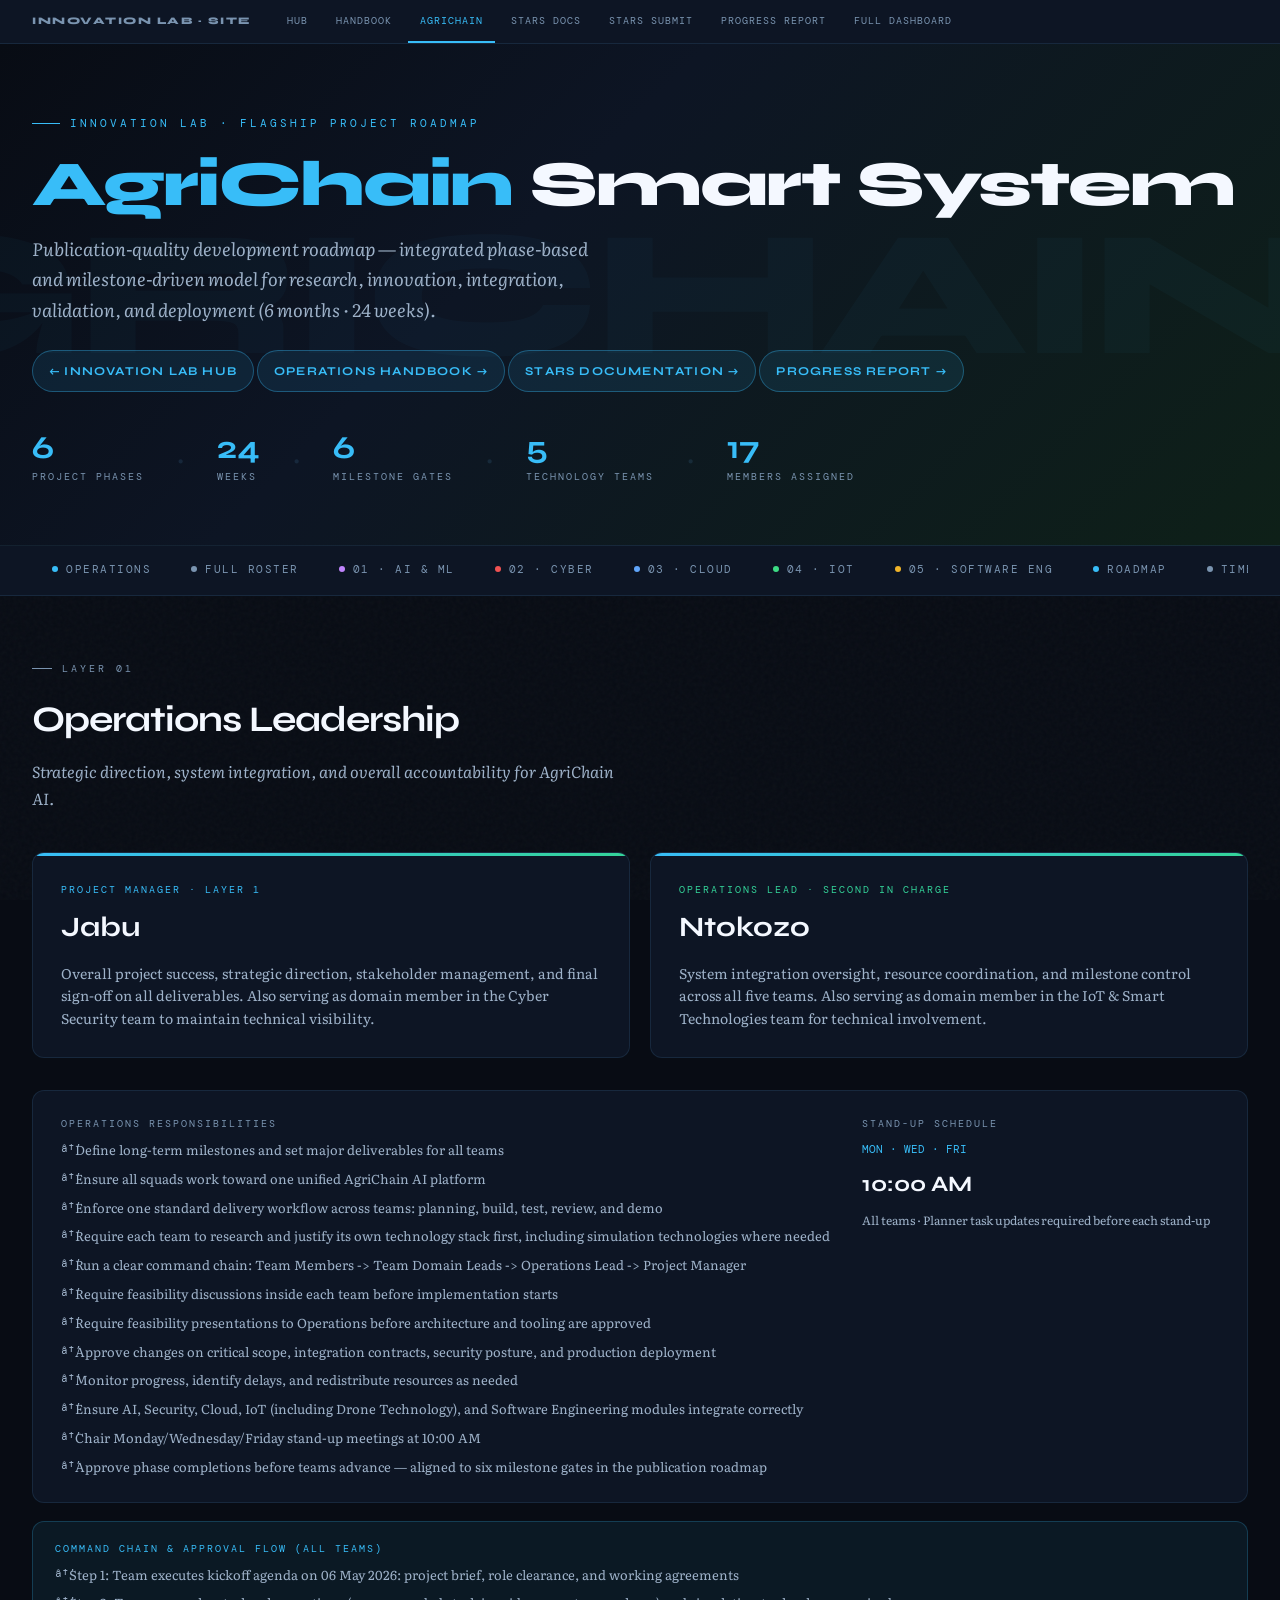
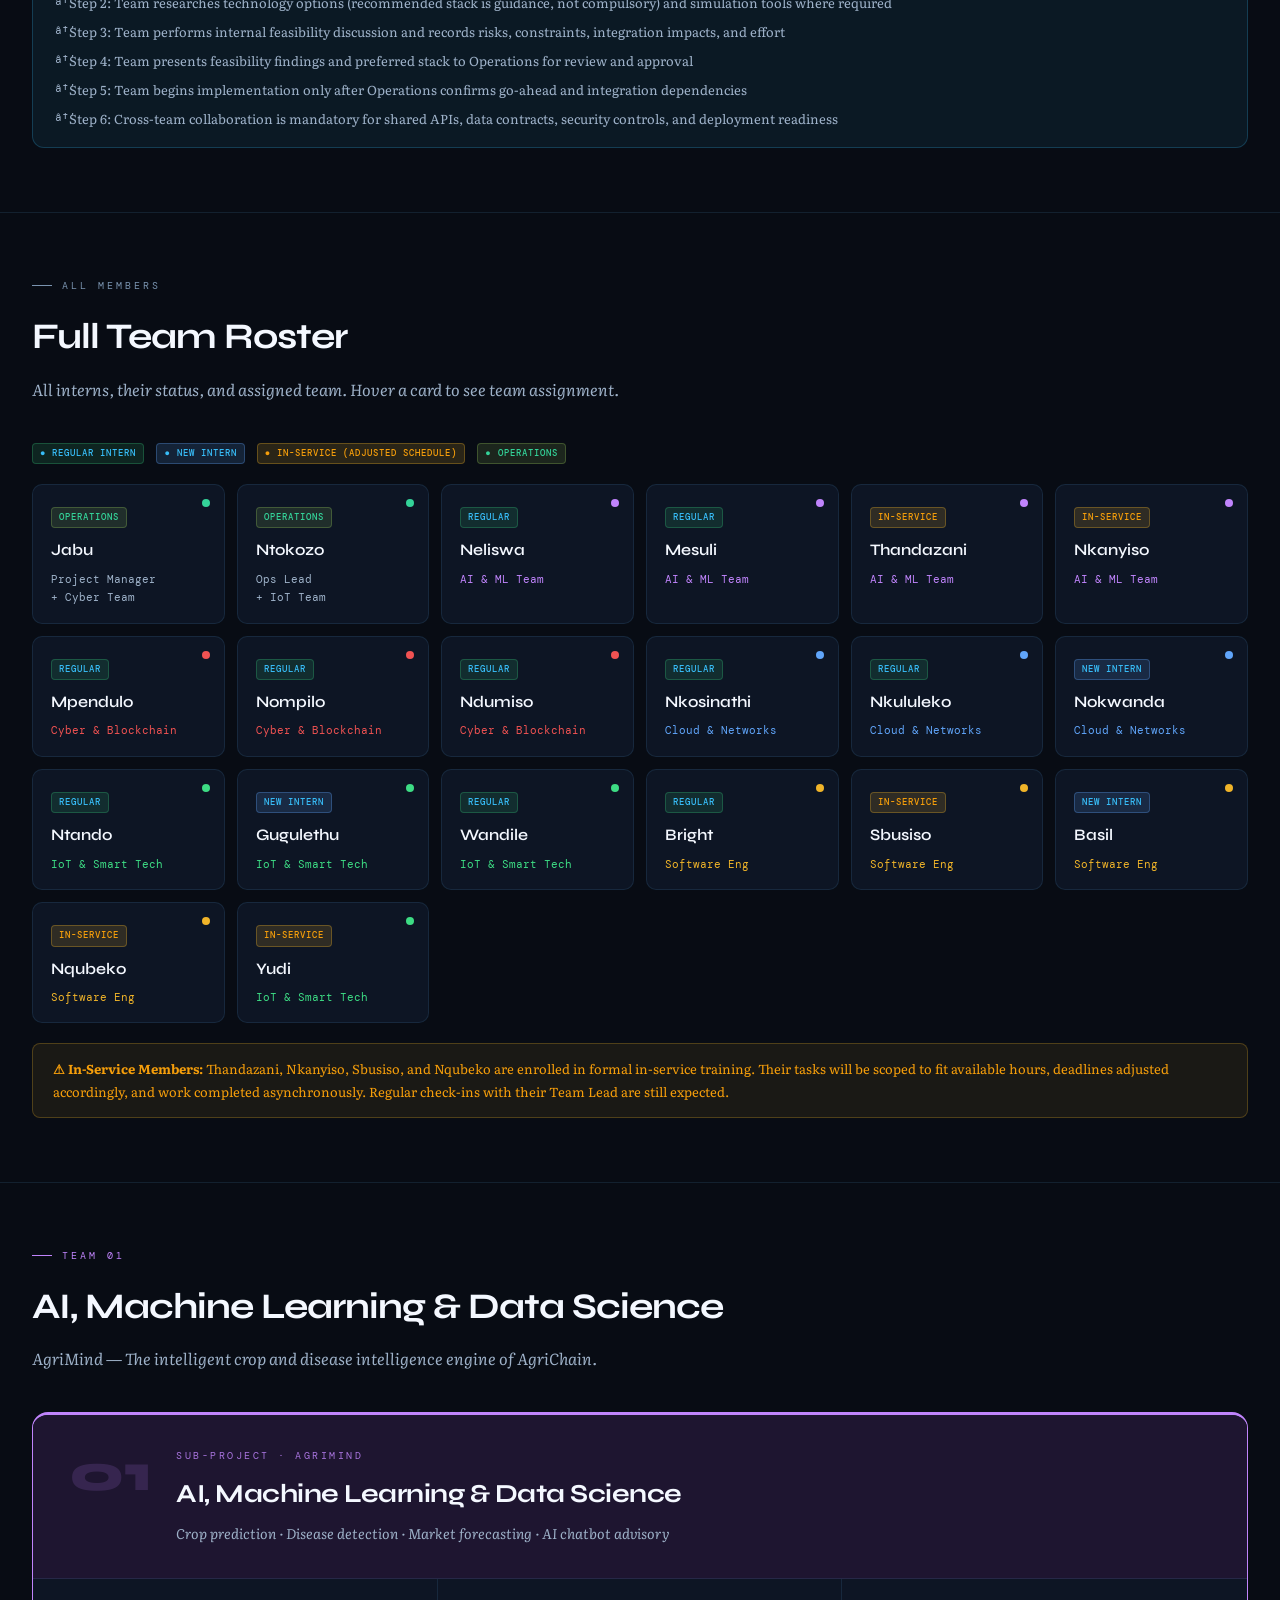
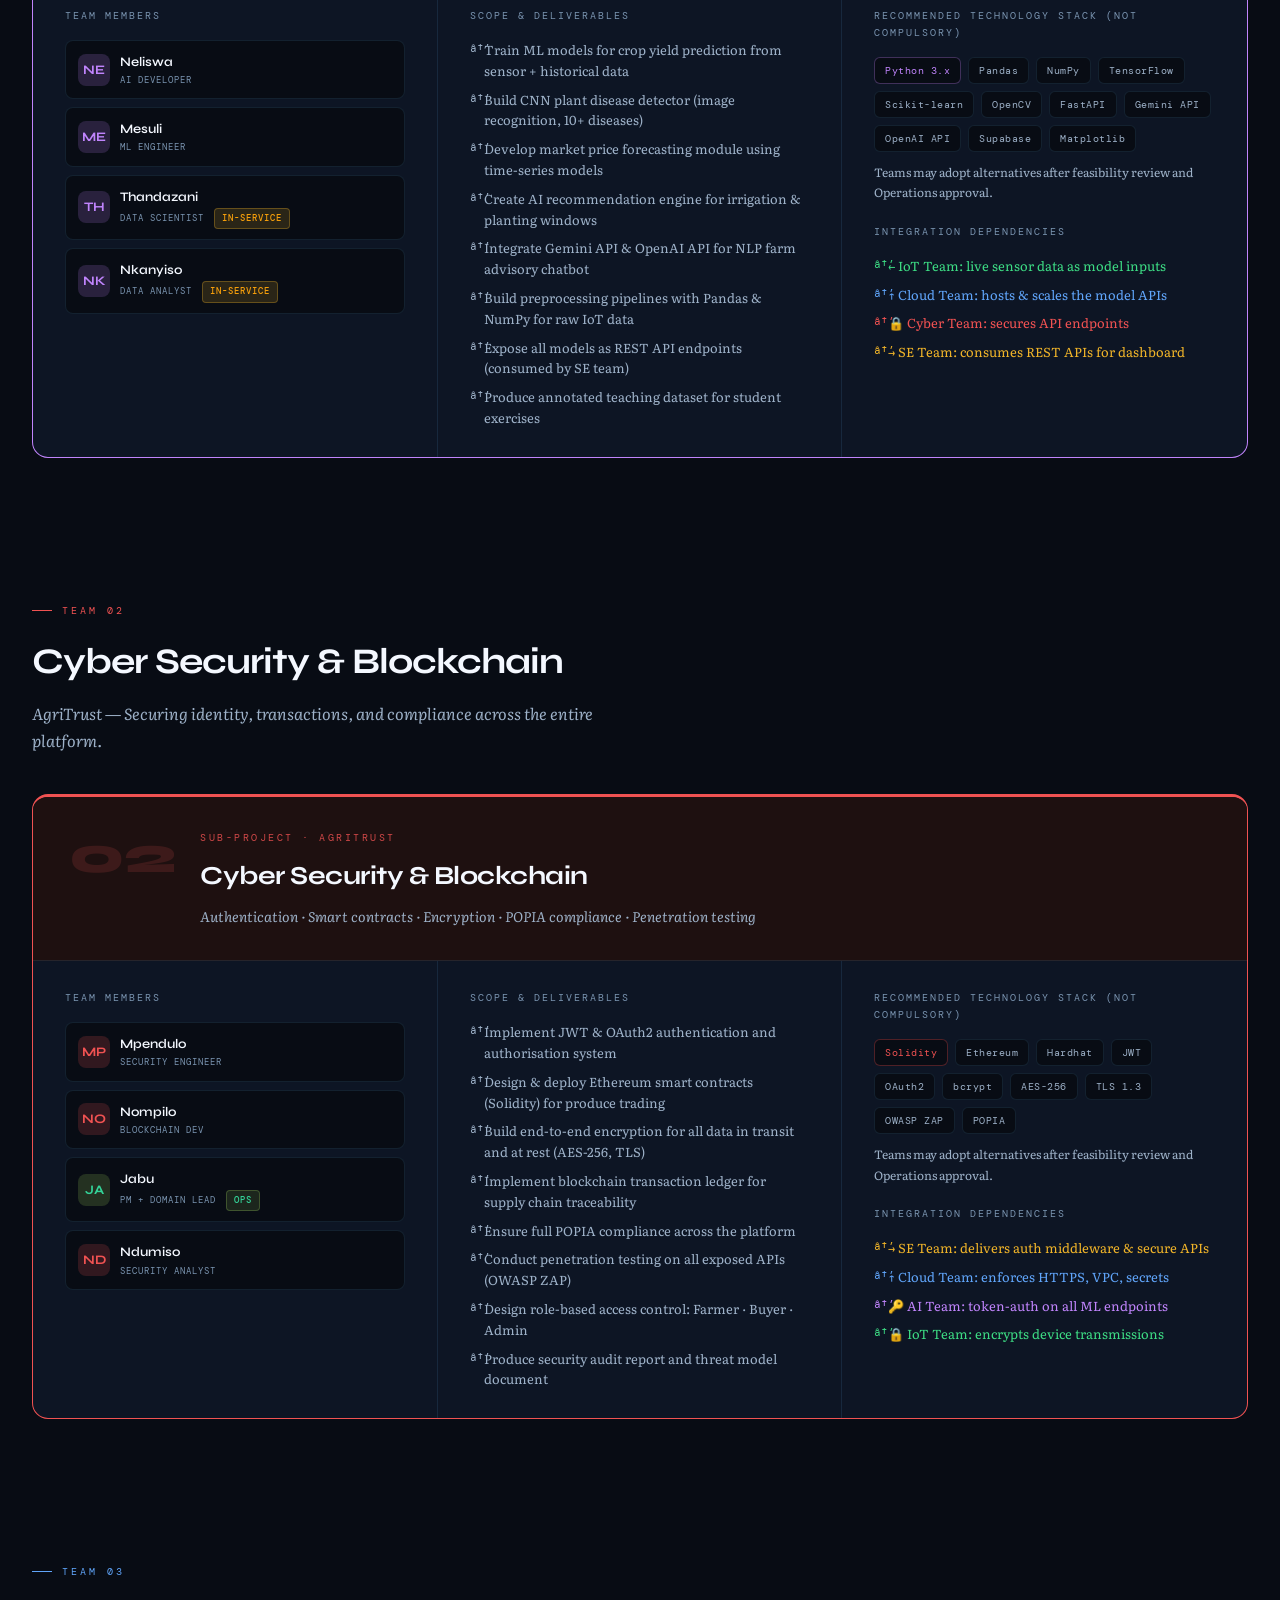
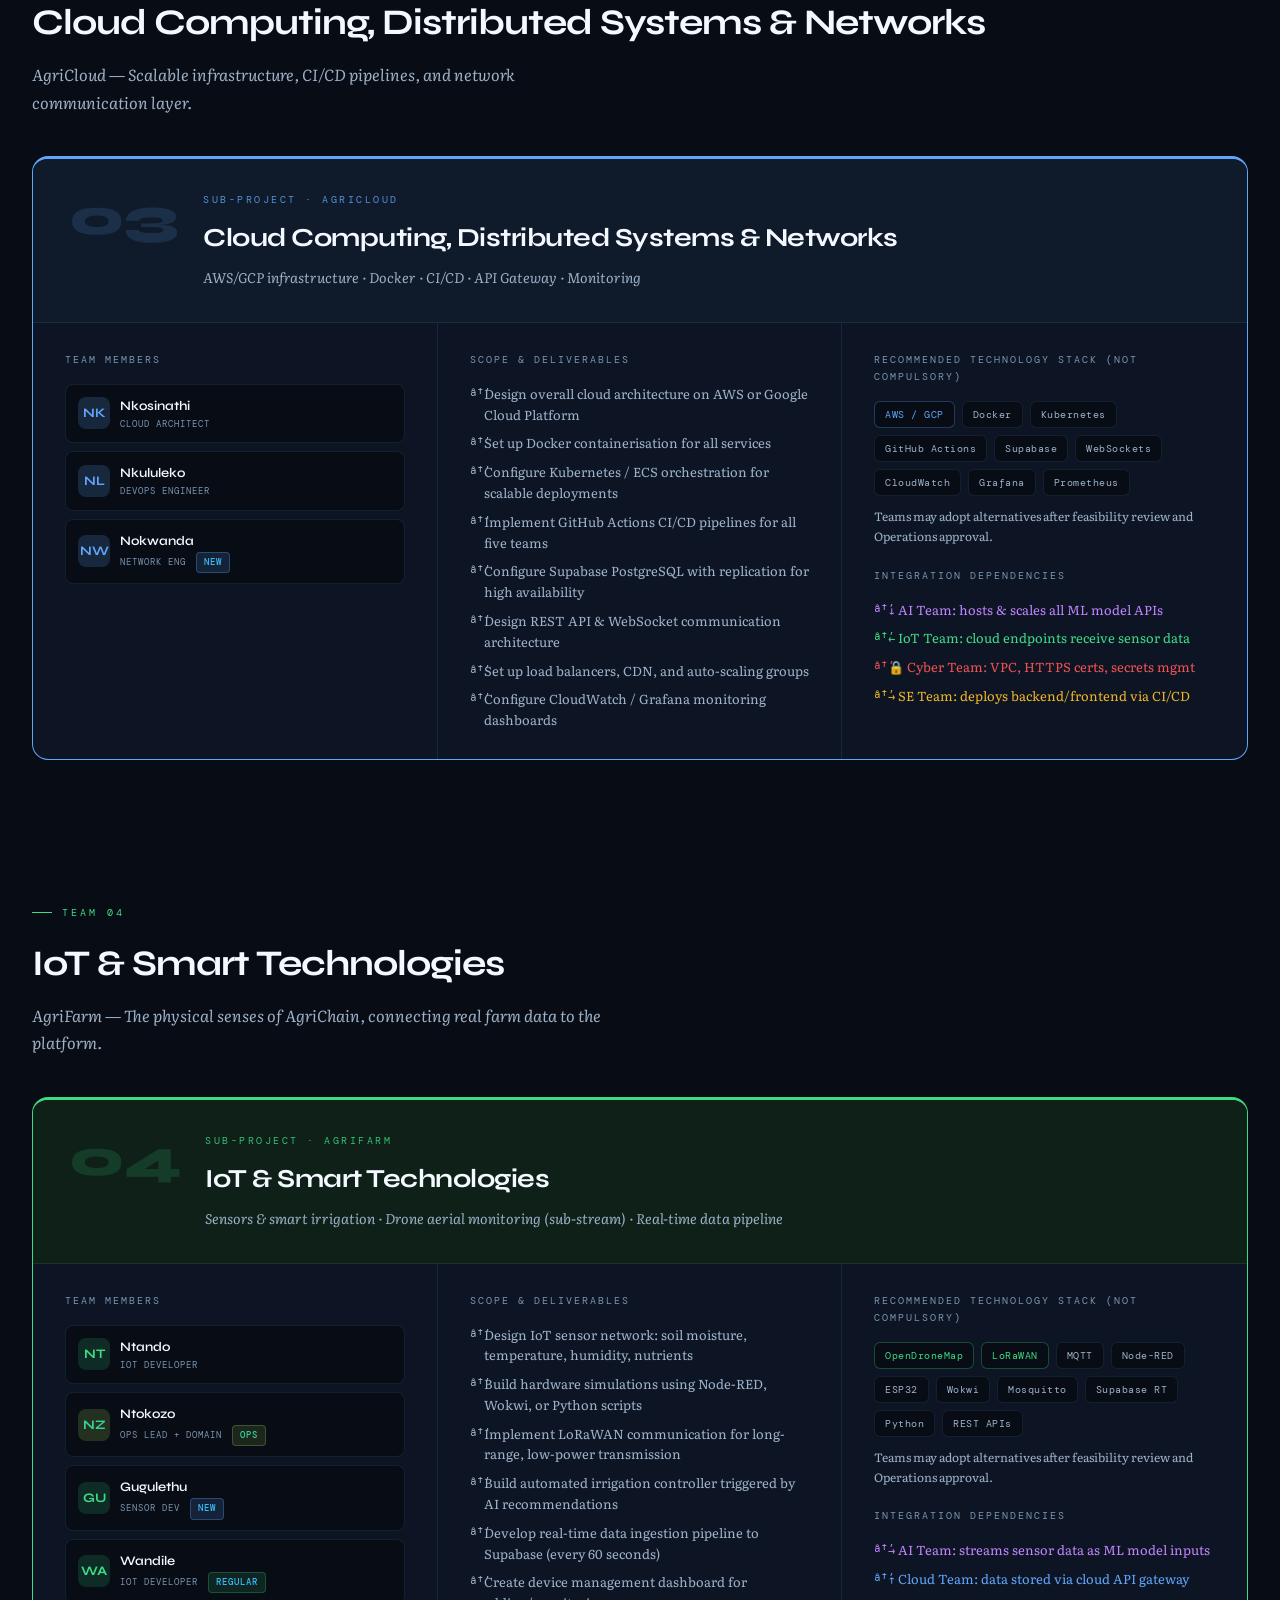
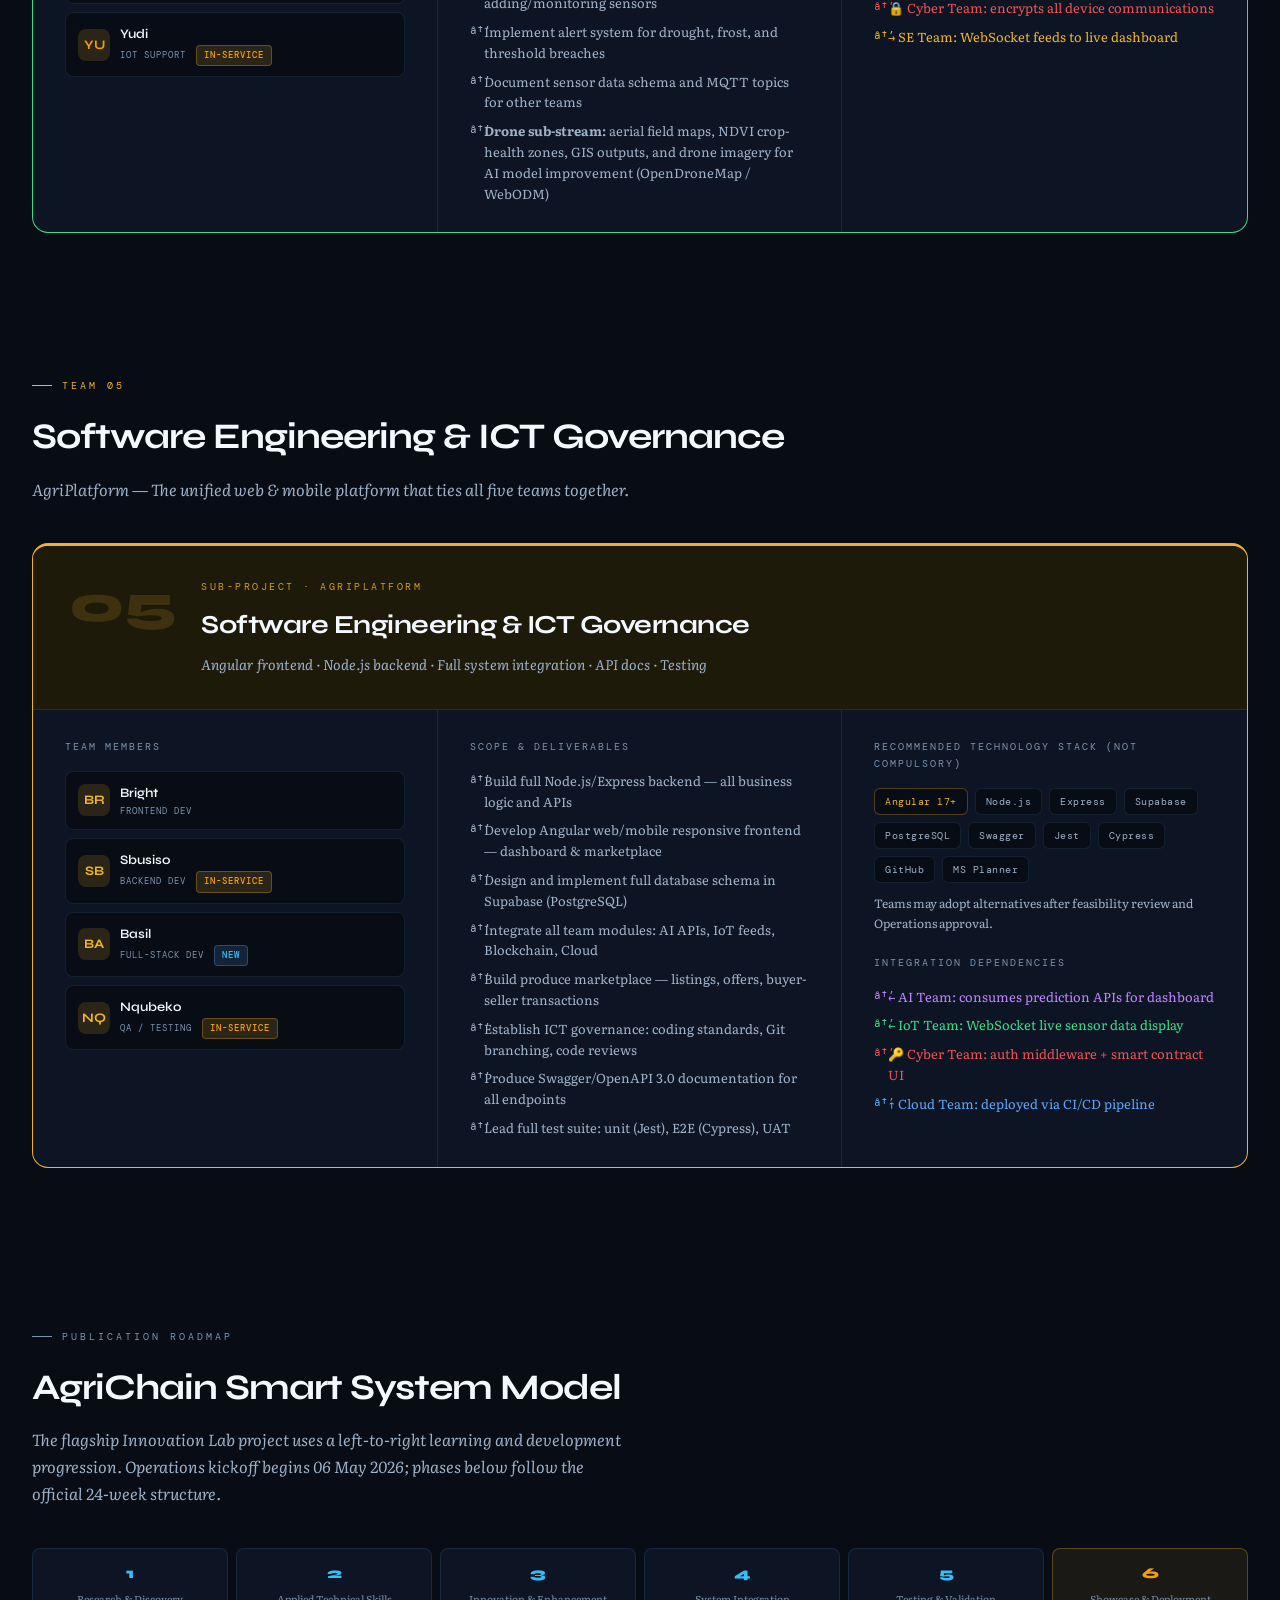
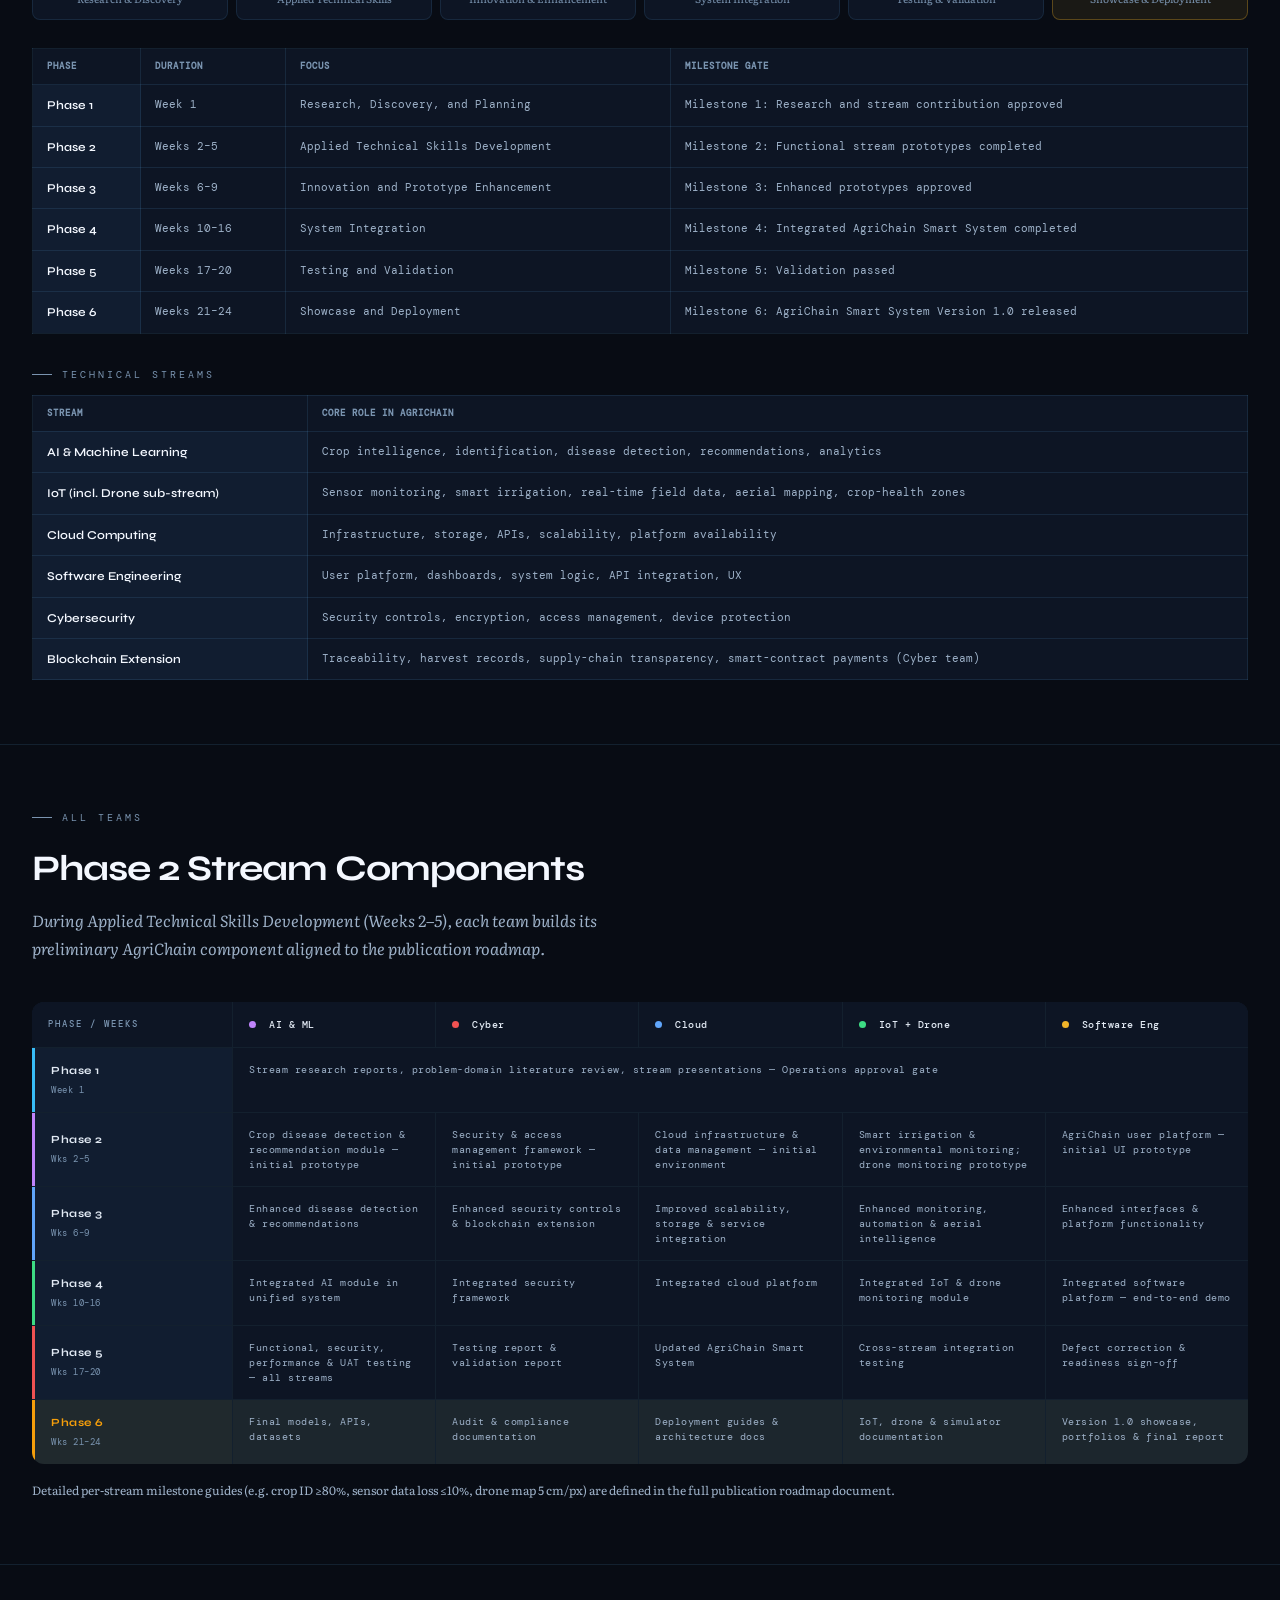
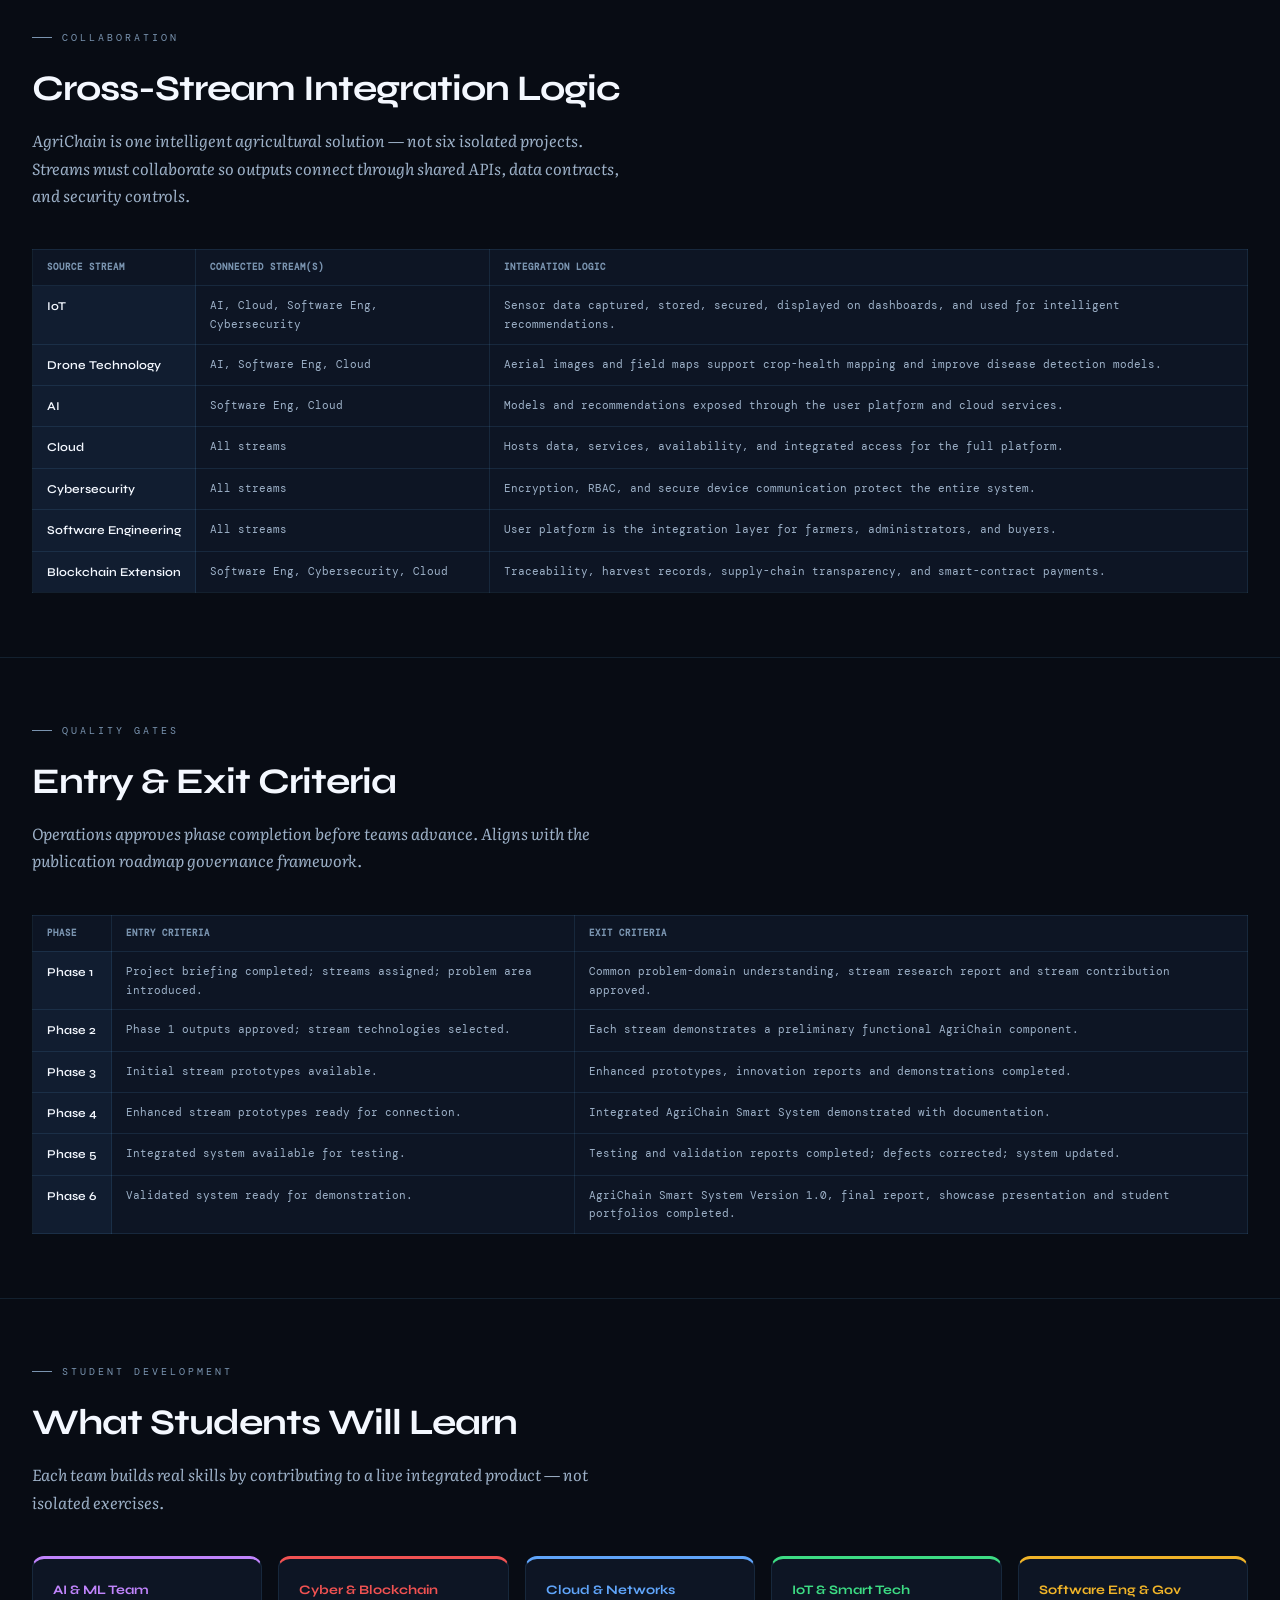
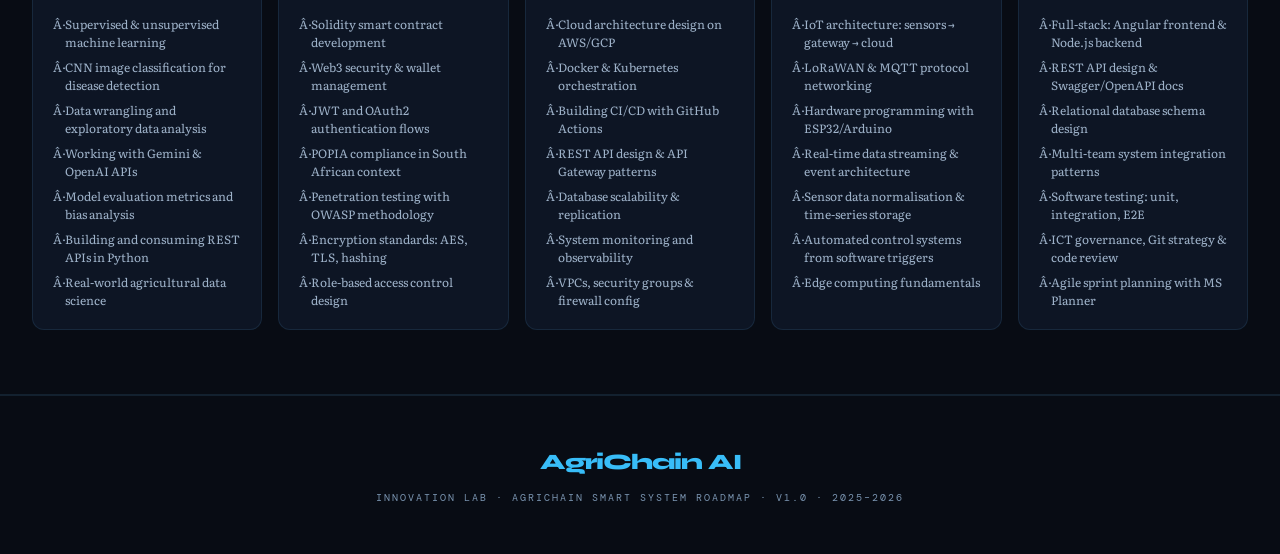
<file: agrichain.html>
﻿<!DOCTYPE html>
<html lang="en">
<head>
<meta charset="UTF-8">
<meta name="viewport" content="width=device-width, initial-scale=1.0">
<title>AgriChain Smart System — Operations &amp; Roadmap</title>
<meta name="description" content="AgriChain Smart System flagship roadmap: six phases over 24 weeks, team assignments, cross-stream integration, governance gates, and milestone delivery.">
<meta name="keywords" content="AgriChain, innovation lab, operations plan, AI team, cybersecurity, cloud, IoT, software engineering, project timeline">
<meta name="author" content="Innovation Lab Operations Team">
<meta name="robots" content="index, follow">
<meta name="theme-color" content="#080c14">
<meta property="og:type" content="website">
<meta property="og:title" content="AgriChain AI — Operations & Team Plan">
<meta property="og:description" content="Governance, role clarity, approvals, and cross-team execution plan for the AgriChain AI platform.">
<meta property="og:site_name" content="Innovation Lab">
<meta name="twitter:card" content="summary_large_image">
<meta name="twitter:title" content="AgriChain AI — Operations & Team Plan">
<meta name="twitter:description" content="Master team operations plan with feasibility gates, approvals, and delivery milestones.">
<link rel="icon" type="image/svg+xml" href="data:image/svg+xml,%3Csvg xmlns='http://www.w3.org/2000/svg' viewBox='0 0 64 64'%3E%3Crect width='64' height='64' rx='12' fill='%23080c14'/%3E%3Cpath d='M14 44L26 20L38 44' fill='none' stroke='%2338bdf8' stroke-width='5' stroke-linecap='round' stroke-linejoin='round'/%3E%3Cpath d='M32 18L48 44' fill='none' stroke='%2334d399' stroke-width='5' stroke-linecap='round'/%3E%3C/svg%3E">
<link rel="apple-touch-icon" href="data:image/svg+xml,%3Csvg xmlns='http://www.w3.org/2000/svg' viewBox='0 0 180 180'%3E%3Crect width='180' height='180' rx='32' fill='%23080c14'/%3E%3Cpath d='M44 126L73 54L102 126' fill='none' stroke='%2338bdf8' stroke-width='14' stroke-linecap='round' stroke-linejoin='round'/%3E%3Cpath d='M90 48L130 126' fill='none' stroke='%2334d399' stroke-width='14' stroke-linecap='round'/%3E%3C/svg%3E">
<link href="https://fonts.googleapis.com/css2?family=Syne:wght@400;600;700;800&family=DM+Mono:ital,wght@0,400;0,500;1,400&family=Literata:ital,wght@0,300;0,400;1,300&display=swap" rel="stylesheet">
<link rel="stylesheet" href="css/theme.css">
<link rel="stylesheet" href="css/agrichain.css">
<link rel="stylesheet" href="css/site-nav.css">
</head>
<body data-lab-page="agrichain">
<div id="lab-site-nav"></div>

<!-- ── HERO ─────────────────────────────────────────── -->
<div class="hero">
  <div class="wrap">
    <div class="hero-label">Innovation Lab · Flagship Project Roadmap</div>
    <h1><span>AgriChain</span> Smart System</h1>
    <p class="hero-sub">Publication-quality development roadmap — integrated phase-based and milestone-driven model for research, innovation, integration, validation, and deployment (6 months · 24 weeks).</p>
    <a class="hero-link-btn" href="index.html">← Innovation Lab Hub</a>
    <a class="hero-link-btn" href="innovation_lab_handbook.html">Operations Handbook →</a>
    <a class="hero-link-btn" href="stars-supabase.html">STARS Documentation →</a>
    <a class="hero-link-btn" href="new.html">Progress Report →</a>
    <div class="hero-meta">
      <div class="hero-stat">
        <span class="hero-stat-num"><em>6</em></span>
        <span class="hero-stat-label">Project Phases</span>
      </div>
      <div class="divider-dot">·</div>
      <div class="hero-stat">
        <span class="hero-stat-num"><em>24</em></span>
        <span class="hero-stat-label">Weeks</span>
      </div>
      <div class="divider-dot">·</div>
      <div class="hero-stat">
        <span class="hero-stat-num"><em>6</em></span>
        <span class="hero-stat-label">Milestone Gates</span>
      </div>
      <div class="divider-dot">·</div>
      <div class="hero-stat">
        <span class="hero-stat-num"><em>5</em></span>
        <span class="hero-stat-label">Technology Teams</span>
      </div>
      <div class="divider-dot">·</div>
      <div class="hero-stat">
        <span class="hero-stat-num"><em>17</em></span>
        <span class="hero-stat-label">Members Assigned</span>
      </div>
    </div>
  </div>
</div>

<!-- ── NAV ───────────────────────────────────────────── -->
<nav class="nav-bar">
  <div class="wrap">
    <div class="nav-inner">
      <a href="#operations" class="nav-pill">
        <span class="nav-dot" style="background:var(--green)"></span> Operations
      </a>
      <a href="#roster" class="nav-pill">
        <span class="nav-dot" style="background:var(--muted)"></span> Full Roster
      </a>
      <a href="#team-ai" class="nav-pill t1">
        <span class="nav-dot" style="background:var(--t1)"></span> 01 · AI &amp; ML
      </a>
      <a href="#team-cyber" class="nav-pill t2">
        <span class="nav-dot" style="background:var(--t2)"></span> 02 · Cyber
      </a>
      <a href="#team-cloud" class="nav-pill t3">
        <span class="nav-dot" style="background:var(--t3)"></span> 03 · Cloud
      </a>
      <a href="#team-iot" class="nav-pill t4">
        <span class="nav-dot" style="background:var(--t4)"></span> 04 · IoT
      </a>
      <a href="#team-se" class="nav-pill t5">
        <span class="nav-dot" style="background:var(--t5)"></span> 05 · Software Eng
      </a>
      <a href="#roadmap" class="nav-pill">
        <span class="nav-dot" style="background:var(--green)"></span> Roadmap
      </a>
      <a href="#timeline" class="nav-pill">
        <span class="nav-dot" style="background:var(--muted)"></span> Timeline
      </a>
      <a href="#integration" class="nav-pill">
        <span class="nav-dot" style="background:var(--muted)"></span> Integration
      </a>
      <a href="#governance" class="nav-pill">
        <span class="nav-dot" style="background:var(--muted)"></span> Governance
      </a>
      <a href="#learning" class="nav-pill">
        <span class="nav-dot" style="background:var(--muted)"></span> Learning
      </a>
    </div>
  </div>
</nav>

<!-- ── OPERATIONS ────────────────────────────────────── -->
<section id="operations">
  <div class="wrap">
    <div class="section-eyebrow">Layer 01</div>
    <h2 class="section-title">Operations Leadership</h2>
    <p class="section-desc">Strategic direction, system integration, and overall accountability for AgriChain AI.</p>

    <div class="ops-grid">
      <div class="ops-card">
        <div class="ops-card-role">Project Manager · Layer 1</div>
        <div class="ops-card-name">Jabu</div>
        <div class="ops-card-desc">Overall project success, strategic direction, stakeholder management, and final sign-off on all deliverables. Also serving as domain member in the Cyber Security team to maintain technical visibility.</div>
      </div>
      <div class="ops-card" style="--card-color: var(--lime);">
        <div class="ops-card-role" style="color:var(--lime)">Operations Lead · Second in Charge</div>
        <div class="ops-card-name">Ntokozo</div>
        <div class="ops-card-desc">System integration oversight, resource coordination, and milestone control across all five teams. Also serving as domain member in the IoT & Smart Technologies team for technical involvement.</div>
      </div>
    </div>

    <div style="background:var(--surface); border:1px solid var(--line); border-radius:12px; padding:24px 28px; display:flex; gap:32px; flex-wrap:wrap;">
      <div>
        <div style="font-family:'DM Mono',monospace; font-size:10px; letter-spacing:2px; color:var(--muted); margin-bottom:8px; text-transform:uppercase;">Operations Responsibilities</div>
        <ul class="scope-list">
          <li>Define long-term milestones and set major deliverables for all teams</li>
          <li>Ensure all squads work toward one unified AgriChain AI platform</li>
          <li>Enforce one standard delivery workflow across teams: planning, build, test, review, and demo</li>
          <li>Require each team to research and justify its own technology stack first, including simulation technologies where needed</li>
          <li>Run a clear command chain: Team Members -> Team Domain Leads -> Operations Lead -> Project Manager</li>
          <li>Require feasibility discussions inside each team before implementation starts</li>
          <li>Require feasibility presentations to Operations before architecture and tooling are approved</li>
          <li>Approve changes on critical scope, integration contracts, security posture, and production deployment</li>
          <li>Monitor progress, identify delays, and redistribute resources as needed</li>
          <li>Ensure AI, Security, Cloud, IoT (including Drone Technology), and Software Engineering modules integrate correctly</li>
          <li>Chair Monday/Wednesday/Friday stand-up meetings at 10:00 AM</li>
          <li>Approve phase completions before teams advance — aligned to six milestone gates in the publication roadmap</li>
        </ul>
      </div>
      <div style="min-width:220px;">
        <div style="font-family:'DM Mono',monospace; font-size:10px; letter-spacing:2px; color:var(--muted); margin-bottom:8px; text-transform:uppercase;">Stand-up Schedule</div>
        <div style="display:flex; flex-direction:column; gap:7px;">
          <div style="display:flex; gap:12px; align-items:center;">
            <span style="font-family:'DM Mono',monospace; font-size:11px; color:var(--green);">MON · WED · FRI</span>
          </div>
          <div style="display:flex; gap:12px; align-items:center;">
            <span style="font-family:'Syne',sans-serif; font-weight:700; font-size:22px; color:var(--white);">10:00 AM</span>
          </div>
          <div style="font-size:12px; color:var(--text2);">All teams · Planner task updates required before each stand-up</div>
        </div>
      </div>
    </div>

    <div style="margin-top:18px; background:rgba(56,189,248,0.07); border:1px solid rgba(56,189,248,0.22); border-radius:12px; padding:18px 22px;">
      <div style="font-family:'DM Mono',monospace; font-size:10px; letter-spacing:2px; color:var(--green); margin-bottom:8px; text-transform:uppercase;">Command Chain &amp; Approval Flow (All Teams)</div>
      <ul class="scope-list">
        <li>Step 1: Team executes kickoff agenda on 06 May 2026: project brief, role clearance, and working agreements</li>
        <li>Step 2: Team researches technology options (recommended stack is guidance, not compulsory) and simulation tools where required</li>
        <li>Step 3: Team performs internal feasibility discussion and records risks, constraints, integration impacts, and effort</li>
        <li>Step 4: Team presents feasibility findings and preferred stack to Operations for review and approval</li>
        <li>Step 5: Team begins implementation only after Operations confirms go-ahead and integration dependencies</li>
        <li>Step 6: Cross-team collaboration is mandatory for shared APIs, data contracts, security controls, and deployment readiness</li>
      </ul>
    </div>
  </div>
</section>

<!-- ── FULL ROSTER ────────────────────────────────────── -->
<section id="roster">
  <div class="wrap">
    <div class="section-eyebrow">All Members</div>
    <h2 class="section-title">Full Team Roster</h2>
    <p class="section-desc">All interns, their status, and assigned team. Hover a card to see team assignment.</p>

    <div style="display:flex; gap:12px; flex-wrap:wrap; margin-bottom:20px;">
      <span class="intern-badge badge-regular">● Regular Intern</span>
      <span class="intern-badge badge-new">● New Intern</span>
      <span class="intern-badge badge-inservice">● In-Service (adjusted schedule)</span>
      <span class="intern-badge badge-ops">● Operations</span>
    </div>

    <div class="roster-grid">
      <!-- Operations -->
      <div class="intern-card">
        <span class="intern-badge badge-ops" style="margin-bottom:8px; display:inline-block;">Operations</span>
        <div class="intern-name">Jabu</div>
        <div style="font-size:11px; color:var(--text2); font-family:'DM Mono',monospace;">Project Manager<br>+ Cyber Team</div>
        <div class="intern-team-dot" style="background:var(--lime)"></div>
      </div>
      <div class="intern-card">
        <span class="intern-badge badge-ops" style="margin-bottom:8px; display:inline-block;">Operations</span>
        <div class="intern-name">Ntokozo</div>
        <div style="font-size:11px; color:var(--text2); font-family:'DM Mono',monospace;">Ops Lead<br>+ IoT Team</div>
        <div class="intern-team-dot" style="background:var(--lime)"></div>
      </div>

      <!-- AI Team -->
      <div class="intern-card">
        <span class="intern-badge badge-regular" style="margin-bottom:8px; display:inline-block;">Regular</span>
        <div class="intern-name">Neliswa</div>
        <div style="font-size:11px; color:var(--t1); font-family:'DM Mono',monospace;">AI &amp; ML Team</div>
        <div class="intern-team-dot" style="background:var(--t1)"></div>
      </div>
      <div class="intern-card">
        <span class="intern-badge badge-regular" style="margin-bottom:8px; display:inline-block;">Regular</span>
        <div class="intern-name">Mesuli</div>
        <div style="font-size:11px; color:var(--t1); font-family:'DM Mono',monospace;">AI &amp; ML Team</div>
        <div class="intern-team-dot" style="background:var(--t1)"></div>
      </div>
      <div class="intern-card">
        <span class="intern-badge badge-inservice" style="margin-bottom:8px; display:inline-block;">In-Service</span>
        <div class="intern-name">Thandazani</div>
        <div style="font-size:11px; color:var(--t1); font-family:'DM Mono',monospace;">AI &amp; ML Team</div>
        <div class="intern-team-dot" style="background:var(--t1)"></div>
      </div>
      <div class="intern-card">
        <span class="intern-badge badge-inservice" style="margin-bottom:8px; display:inline-block;">In-Service</span>
        <div class="intern-name">Nkanyiso</div>
        <div style="font-size:11px; color:var(--t1); font-family:'DM Mono',monospace;">AI &amp; ML Team</div>
        <div class="intern-team-dot" style="background:var(--t1)"></div>
      </div>

      <!-- Cyber Team -->
      <div class="intern-card">
        <span class="intern-badge badge-regular" style="margin-bottom:8px; display:inline-block;">Regular</span>
        <div class="intern-name">Mpendulo</div>
        <div style="font-size:11px; color:var(--t2); font-family:'DM Mono',monospace;">Cyber &amp; Blockchain</div>
        <div class="intern-team-dot" style="background:var(--t2)"></div>
      </div>
      <div class="intern-card">
        <span class="intern-badge badge-regular" style="margin-bottom:8px; display:inline-block;">Regular</span>
        <div class="intern-name">Nompilo</div>
        <div style="font-size:11px; color:var(--t2); font-family:'DM Mono',monospace;">Cyber &amp; Blockchain</div>
        <div class="intern-team-dot" style="background:var(--t2)"></div>
      </div>
      <div class="intern-card">
        <span class="intern-badge badge-regular" style="margin-bottom:8px; display:inline-block;">Regular</span>
        <div class="intern-name">Ndumiso</div>
        <div style="font-size:11px; color:var(--t2); font-family:'DM Mono',monospace;">Cyber &amp; Blockchain</div>
        <div class="intern-team-dot" style="background:var(--t2)"></div>
      </div>

      <!-- Cloud Team -->
      <div class="intern-card">
        <span class="intern-badge badge-regular" style="margin-bottom:8px; display:inline-block;">Regular</span>
        <div class="intern-name">Nkosinathi</div>
        <div style="font-size:11px; color:var(--t3); font-family:'DM Mono',monospace;">Cloud &amp; Networks</div>
        <div class="intern-team-dot" style="background:var(--t3)"></div>
      </div>
      <div class="intern-card">
        <span class="intern-badge badge-regular" style="margin-bottom:8px; display:inline-block;">Regular</span>
        <div class="intern-name">Nkululeko</div>
        <div style="font-size:11px; color:var(--t3); font-family:'DM Mono',monospace;">Cloud &amp; Networks</div>
        <div class="intern-team-dot" style="background:var(--t3)"></div>
      </div>
      <div class="intern-card">
        <span class="intern-badge badge-new" style="margin-bottom:8px; display:inline-block;">New Intern</span>
        <div class="intern-name">Nokwanda</div>
        <div style="font-size:11px; color:var(--t3); font-family:'DM Mono',monospace;">Cloud &amp; Networks</div>
        <div class="intern-team-dot" style="background:var(--t3)"></div>
      </div>

      <!-- IoT Team -->
      <div class="intern-card">
        <span class="intern-badge badge-regular" style="margin-bottom:8px; display:inline-block;">Regular</span>
        <div class="intern-name">Ntando</div>
        <div style="font-size:11px; color:var(--t4); font-family:'DM Mono',monospace;">IoT &amp; Smart Tech</div>
        <div class="intern-team-dot" style="background:var(--t4)"></div>
      </div>
      <div class="intern-card">
        <span class="intern-badge badge-new" style="margin-bottom:8px; display:inline-block;">New Intern</span>
        <div class="intern-name">Gugulethu</div>
        <div style="font-size:11px; color:var(--t4); font-family:'DM Mono',monospace;">IoT &amp; Smart Tech</div>
        <div class="intern-team-dot" style="background:var(--t4)"></div>
      </div>
      <div class="intern-card">
        <span class="intern-badge badge-regular" style="margin-bottom:8px; display:inline-block;">Regular</span>
        <div class="intern-name">Wandile</div>
        <div style="font-size:11px; color:var(--t4); font-family:'DM Mono',monospace;">IoT &amp; Smart Tech</div>
        <div class="intern-team-dot" style="background:var(--t4)"></div>
      </div>

      <!-- SE Team -->
      <div class="intern-card">
        <span class="intern-badge badge-regular" style="margin-bottom:8px; display:inline-block;">Regular</span>
        <div class="intern-name">Bright</div>
        <div style="font-size:11px; color:var(--t5); font-family:'DM Mono',monospace;">Software Eng</div>
        <div class="intern-team-dot" style="background:var(--t5)"></div>
      </div>
      <div class="intern-card">
        <span class="intern-badge badge-inservice" style="margin-bottom:8px; display:inline-block;">In-Service</span>
        <div class="intern-name">Sbusiso</div>
        <div style="font-size:11px; color:var(--t5); font-family:'DM Mono',monospace;">Software Eng</div>
        <div class="intern-team-dot" style="background:var(--t5)"></div>
      </div>
      <div class="intern-card">
        <span class="intern-badge badge-new" style="margin-bottom:8px; display:inline-block;">New Intern</span>
        <div class="intern-name">Basil</div>
        <div style="font-size:11px; color:var(--t5); font-family:'DM Mono',monospace;">Software Eng</div>
        <div class="intern-team-dot" style="background:var(--t5)"></div>
      </div>
      <div class="intern-card">
        <span class="intern-badge badge-inservice" style="margin-bottom:8px; display:inline-block;">In-Service</span>
        <div class="intern-name">Nqubeko</div>
        <div style="font-size:11px; color:var(--t5); font-family:'DM Mono',monospace;">Software Eng</div>
        <div class="intern-team-dot" style="background:var(--t5)"></div>
      </div>

      <!-- IoT Team -->
      <div class="intern-card">
        <span class="intern-badge badge-inservice" style="margin-bottom:8px; display:inline-block;">In-Service</span>
        <div class="intern-name">Yudi</div>
        <div style="font-size:11px; color:var(--t4); font-family:'DM Mono',monospace;">IoT &amp; Smart Tech</div>
        <div class="intern-team-dot" style="background:var(--t4)"></div>
      </div>
    </div>

    <div style="margin-top:20px; padding:14px 20px; background:rgba(240,180,41,0.08); border:1px solid rgba(240,180,41,0.25); border-radius:8px; font-size:13px; color:var(--amber);">
      <strong>⚠ In-Service Members:</strong> Thandazani, Nkanyiso, Sbusiso, and Nqubeko are enrolled in formal in-service training. Their tasks will be scoped to fit available hours, deadlines adjusted accordingly, and work completed asynchronously. Regular check-ins with their Team Lead are still expected.
    </div>
  </div>
</section>

<!-- ── TEAM 01: AI & ML ────────────────────────────────── -->
<section id="team-ai" style="padding-top:0; border:none;">
  <div class="wrap" style="padding-top:64px;">
    <div class="section-eyebrow" style="color:var(--t1)">Team 01</div>
    <h2 class="section-title">AI, Machine Learning &amp; Data Science</h2>
    <p class="section-desc">AgriMind — The intelligent crop and disease intelligence engine of AgriChain.</p>

    <div class="team-section" style="border-color:var(--t1); border-top:3px solid var(--t1);">
      <div class="team-header" style="background:var(--t1b);">
        <div class="team-num" style="color:var(--t1);">01</div>
        <div class="team-header-text">
          <div class="team-tag" style="color:var(--t1);">Sub-Project · AgriMind</div>
          <div class="team-name">AI, Machine Learning &amp; Data Science</div>
          <div class="team-sub">Crop prediction · Disease detection · Market forecasting · AI chatbot advisory</div>
        </div>
      </div>
      <div class="team-body">
        <div class="team-col">
          <div class="team-col-title">Team Members</div>
          <div class="member-list">
            <div class="member-row">
              <div class="member-avatar" style="background:rgba(192,132,252,0.18); color:var(--t1);">NE</div>
              <div class="member-info"><div class="member-name">Neliswa</div><div class="member-role">AI Developer</div></div>
            </div>
            <div class="member-row">
              <div class="member-avatar" style="background:rgba(192,132,252,0.18); color:var(--t1);">ME</div>
              <div class="member-info"><div class="member-name">Mesuli</div><div class="member-role">ML Engineer</div></div>
            </div>
            <div class="member-row">
              <div class="member-avatar" style="background:rgba(192,132,252,0.18); color:var(--t1);">TH</div>
              <div class="member-info">
                <div class="member-name">Thandazani</div>
                <div class="member-role">Data Scientist <span class="intern-badge badge-inservice" style="margin-left:4px">in-service</span></div>
              </div>
            </div>
            <div class="member-row">
              <div class="member-avatar" style="background:rgba(192,132,252,0.18); color:var(--t1);">NK</div>
              <div class="member-info">
                <div class="member-name">Nkanyiso</div>
                <div class="member-role">Data Analyst <span class="intern-badge badge-inservice" style="margin-left:4px">in-service</span></div>
              </div>
            </div>
          </div>
        </div>
        <div class="team-col">
          <div class="team-col-title">Scope &amp; Deliverables</div>
          <ul class="scope-list">
            <li>Train ML models for crop yield prediction from sensor + historical data</li>
            <li>Build CNN plant disease detector (image recognition, 10+ diseases)</li>
            <li>Develop market price forecasting module using time-series models</li>
            <li>Create AI recommendation engine for irrigation &amp; planting windows</li>
            <li>Integrate Gemini API &amp; OpenAI API for NLP farm advisory chatbot</li>
            <li>Build preprocessing pipelines with Pandas &amp; NumPy for raw IoT data</li>
            <li>Expose all models as REST API endpoints (consumed by SE team)</li>
            <li>Produce annotated teaching dataset for student exercises</li>
          </ul>
        </div>
        <div class="team-col">
          <div class="team-col-title">Recommended Technology Stack (Not Compulsory)</div>
          <div class="tech-list">
            <span class="tech-pill" style="border-color:rgba(192,132,252,0.3); color:var(--t1);">Python 3.x</span>
            <span class="tech-pill">Pandas</span>
            <span class="tech-pill">NumPy</span>
            <span class="tech-pill">TensorFlow</span>
            <span class="tech-pill">Scikit-learn</span>
            <span class="tech-pill">OpenCV</span>
            <span class="tech-pill">FastAPI</span>
            <span class="tech-pill">Gemini API</span>
            <span class="tech-pill">OpenAI API</span>
            <span class="tech-pill">Supabase</span>
            <span class="tech-pill">Matplotlib</span>
          </div>
          <div style="margin-top:10px; font-size:12px; color:var(--text2);">Teams may adopt alternatives after feasibility review and Operations approval.</div>
          <div style="margin-top:20px;">
            <div class="team-col-title">Integration Dependencies</div>
            <ul class="scope-list">
              <li style="color:var(--t4)">← IoT Team: live sensor data as model inputs</li>
              <li style="color:var(--t3)">↑ Cloud Team: hosts &amp; scales the model APIs</li>
              <li style="color:var(--t2)">🔒 Cyber Team: secures API endpoints</li>
              <li style="color:var(--t5)">→ SE Team: consumes REST APIs for dashboard</li>
            </ul>
          </div>
        </div>
      </div>
    </div>
  </div>
</section>

<!-- ── TEAM 02: CYBER ──────────────────────────────────── -->
<section id="team-cyber" style="padding-top:0; border:none;">
  <div class="wrap" style="padding-top:48px;">
    <div class="section-eyebrow" style="color:var(--t2)">Team 02</div>
    <h2 class="section-title">Cyber Security &amp; Blockchain</h2>
    <p class="section-desc">AgriTrust — Securing identity, transactions, and compliance across the entire platform.</p>

    <div class="team-section" style="border-color:var(--t2); border-top:3px solid var(--t2);">
      <div class="team-header" style="background:var(--t2b);">
        <div class="team-num" style="color:var(--t2);">02</div>
        <div class="team-header-text">
          <div class="team-tag" style="color:var(--t2);">Sub-Project · AgriTrust</div>
          <div class="team-name">Cyber Security &amp; Blockchain</div>
          <div class="team-sub">Authentication · Smart contracts · Encryption · POPIA compliance · Penetration testing</div>
        </div>
      </div>
      <div class="team-body">
        <div class="team-col">
          <div class="team-col-title">Team Members</div>
          <div class="member-list">
            <div class="member-row">
              <div class="member-avatar" style="background:rgba(240,82,82,0.18); color:var(--t2);">MP</div>
              <div class="member-info"><div class="member-name">Mpendulo</div><div class="member-role">Security Engineer</div></div>
            </div>
            <div class="member-row">
              <div class="member-avatar" style="background:rgba(240,82,82,0.18); color:var(--t2);">NO</div>
              <div class="member-info"><div class="member-name">Nompilo</div><div class="member-role">Blockchain Dev</div></div>
            </div>
            <div class="member-row">
              <div class="member-avatar" style="background:rgba(168,224,96,0.18); color:var(--lime);">JA</div>
              <div class="member-info">
                <div class="member-name">Jabu</div>
                <div class="member-role">PM + Domain Lead <span class="intern-badge badge-ops" style="margin-left:4px">ops</span></div>
              </div>
            </div>
            <div class="member-row">
              <div class="member-avatar" style="background:rgba(240,82,82,0.18); color:var(--t2);">ND</div>
              <div class="member-info"><div class="member-name">Ndumiso</div><div class="member-role">Security Analyst</div></div>
            </div>
          </div>
        </div>
        <div class="team-col">
          <div class="team-col-title">Scope &amp; Deliverables</div>
          <ul class="scope-list">
            <li>Implement JWT &amp; OAuth2 authentication and authorisation system</li>
            <li>Design &amp; deploy Ethereum smart contracts (Solidity) for produce trading</li>
            <li>Build end-to-end encryption for all data in transit and at rest (AES-256, TLS)</li>
            <li>Implement blockchain transaction ledger for supply chain traceability</li>
            <li>Ensure full POPIA compliance across the platform</li>
            <li>Conduct penetration testing on all exposed APIs (OWASP ZAP)</li>
            <li>Design role-based access control: Farmer · Buyer · Admin</li>
            <li>Produce security audit report and threat model document</li>
          </ul>
        </div>
        <div class="team-col">
          <div class="team-col-title">Recommended Technology Stack (Not Compulsory)</div>
          <div class="tech-list">
            <span class="tech-pill" style="border-color:rgba(240,82,82,0.3); color:var(--t2);">Solidity</span>
            <span class="tech-pill">Ethereum</span>
            <span class="tech-pill">Hardhat</span>
            <span class="tech-pill">JWT</span>
            <span class="tech-pill">OAuth2</span>
            <span class="tech-pill">bcrypt</span>
            <span class="tech-pill">AES-256</span>
            <span class="tech-pill">TLS 1.3</span>
            <span class="tech-pill">OWASP ZAP</span>
            <span class="tech-pill">POPIA</span>
          </div>
          <div style="margin-top:10px; font-size:12px; color:var(--text2);">Teams may adopt alternatives after feasibility review and Operations approval.</div>
          <div style="margin-top:20px;">
            <div class="team-col-title">Integration Dependencies</div>
            <ul class="scope-list">
              <li style="color:var(--t5)">→ SE Team: delivers auth middleware &amp; secure APIs</li>
              <li style="color:var(--t3)">↑ Cloud Team: enforces HTTPS, VPC, secrets</li>
              <li style="color:var(--t1)">🔑 AI Team: token-auth on all ML endpoints</li>
              <li style="color:var(--t4)">🔒 IoT Team: encrypts device transmissions</li>
            </ul>
          </div>
        </div>
      </div>
    </div>
  </div>
</section>

<!-- ── TEAM 03: CLOUD ──────────────────────────────────── -->
<section id="team-cloud" style="padding-top:0; border:none;">
  <div class="wrap" style="padding-top:48px;">
    <div class="section-eyebrow" style="color:var(--t3)">Team 03</div>
    <h2 class="section-title">Cloud Computing, Distributed Systems &amp; Networks</h2>
    <p class="section-desc">AgriCloud — Scalable infrastructure, CI/CD pipelines, and network communication layer.</p>

    <div class="team-section" style="border-color:var(--t3); border-top:3px solid var(--t3);">
      <div class="team-header" style="background:var(--t3b);">
        <div class="team-num" style="color:var(--t3);">03</div>
        <div class="team-header-text">
          <div class="team-tag" style="color:var(--t3);">Sub-Project · AgriCloud</div>
          <div class="team-name">Cloud Computing, Distributed Systems &amp; Networks</div>
          <div class="team-sub">AWS/GCP infrastructure · Docker · CI/CD · API Gateway · Monitoring</div>
        </div>
      </div>
      <div class="team-body">
        <div class="team-col">
          <div class="team-col-title">Team Members</div>
          <div class="member-list">
            <div class="member-row">
              <div class="member-avatar" style="background:rgba(96,165,250,0.18); color:var(--t3);">NK</div>
              <div class="member-info"><div class="member-name">Nkosinathi</div><div class="member-role">Cloud Architect</div></div>
            </div>
            <div class="member-row">
              <div class="member-avatar" style="background:rgba(96,165,250,0.18); color:var(--t3);">NL</div>
              <div class="member-info"><div class="member-name">Nkululeko</div><div class="member-role">DevOps Engineer</div></div>
            </div>
            <div class="member-row">
              <div class="member-avatar" style="background:rgba(96,165,250,0.18); color:var(--t3);">NW</div>
              <div class="member-info">
                <div class="member-name">Nokwanda</div>
                <div class="member-role">Network Eng <span class="intern-badge badge-new" style="margin-left:4px">new</span></div>
              </div>
            </div>
          </div>
        </div>
        <div class="team-col">
          <div class="team-col-title">Scope &amp; Deliverables</div>
          <ul class="scope-list">
            <li>Design overall cloud architecture on AWS or Google Cloud Platform</li>
            <li>Set up Docker containerisation for all services</li>
            <li>Configure Kubernetes / ECS orchestration for scalable deployments</li>
            <li>Implement GitHub Actions CI/CD pipelines for all five teams</li>
            <li>Configure Supabase PostgreSQL with replication for high availability</li>
            <li>Design REST API &amp; WebSocket communication architecture</li>
            <li>Set up load balancers, CDN, and auto-scaling groups</li>
            <li>Configure CloudWatch / Grafana monitoring dashboards</li>
          </ul>
        </div>
        <div class="team-col">
          <div class="team-col-title">Recommended Technology Stack (Not Compulsory)</div>
          <div class="tech-list">
            <span class="tech-pill" style="border-color:rgba(96,165,250,0.3); color:var(--t3);">AWS / GCP</span>
            <span class="tech-pill">Docker</span>
            <span class="tech-pill">Kubernetes</span>
            <span class="tech-pill">GitHub Actions</span>
            <span class="tech-pill">Supabase</span>
            <span class="tech-pill">WebSockets</span>
            <span class="tech-pill">CloudWatch</span>
            <span class="tech-pill">Grafana</span>
            <span class="tech-pill">Prometheus</span>
          </div>
          <div style="margin-top:10px; font-size:12px; color:var(--text2);">Teams may adopt alternatives after feasibility review and Operations approval.</div>
          <div style="margin-top:20px;">
            <div class="team-col-title">Integration Dependencies</div>
            <ul class="scope-list">
              <li style="color:var(--t1)">↓ AI Team: hosts &amp; scales all ML model APIs</li>
              <li style="color:var(--t4)">← IoT Team: cloud endpoints receive sensor data</li>
              <li style="color:var(--t2)">🔒 Cyber Team: VPC, HTTPS certs, secrets mgmt</li>
              <li style="color:var(--t5)">→ SE Team: deploys backend/frontend via CI/CD</li>
            </ul>
          </div>
        </div>
      </div>
    </div>
  </div>
</section>

<!-- ── TEAM 04: IOT ────────────────────────────────────── -->
<section id="team-iot" style="padding-top:0; border:none;">
  <div class="wrap" style="padding-top:48px;">
    <div class="section-eyebrow" style="color:var(--t4)">Team 04</div>
    <h2 class="section-title">IoT &amp; Smart Technologies</h2>
    <p class="section-desc">AgriFarm — The physical senses of AgriChain, connecting real farm data to the platform.</p>

    <div class="team-section" style="border-color:var(--t4); border-top:3px solid var(--t4);">
      <div class="team-header" style="background:var(--t4b);">
        <div class="team-num" style="color:var(--t4);">04</div>
        <div class="team-header-text">
          <div class="team-tag" style="color:var(--t4);">Sub-Project · AgriFarm</div>
          <div class="team-name">IoT &amp; Smart Technologies</div>
          <div class="team-sub">Sensors &amp; smart irrigation · Drone aerial monitoring (sub-stream) · Real-time data pipeline</div>
        </div>
      </div>
      <div class="team-body">
        <div class="team-col">
          <div class="team-col-title">Team Members</div>
          <div class="member-list">
            <div class="member-row">
              <div class="member-avatar" style="background:rgba(61,220,132,0.15); color:var(--t4);">NT</div>
              <div class="member-info"><div class="member-name">Ntando</div><div class="member-role">IoT Developer</div></div>
            </div>
            <div class="member-row">
              <div class="member-avatar" style="background:rgba(168,224,96,0.18); color:var(--lime);">NZ</div>
              <div class="member-info">
                <div class="member-name">Ntokozo</div>
                <div class="member-role">Ops Lead + Domain <span class="intern-badge badge-ops" style="margin-left:4px">ops</span></div>
              </div>
            </div>
            <div class="member-row">
              <div class="member-avatar" style="background:rgba(61,220,132,0.15); color:var(--t4);">GU</div>
              <div class="member-info">
                <div class="member-name">Gugulethu</div>
                <div class="member-role">Sensor Dev <span class="intern-badge badge-new" style="margin-left:4px">new</span></div>
              </div>
            </div>
            <div class="member-row">
              <div class="member-avatar" style="background:rgba(61,220,132,0.15); color:var(--t4);">WA</div>
              <div class="member-info"><div class="member-name">Wandile</div><div class="member-role">IoT Developer <span class="intern-badge badge-regular" style="margin-left:4px">regular</span></div></div>
            </div>
            <div class="member-row">
              <div class="member-avatar" style="background:rgba(240,180,41,0.15); color:var(--amber);">YU</div>
              <div class="member-info"><div class="member-name">Yudi</div><div class="member-role">IoT Support <span class="intern-badge badge-inservice" style="margin-left:4px">in-service</span></div></div>
            </div>
          </div>
        </div>
        <div class="team-col">
          <div class="team-col-title">Scope &amp; Deliverables</div>
          <ul class="scope-list">
            <li>Design IoT sensor network: soil moisture, temperature, humidity, nutrients</li>
            <li>Build hardware simulations using Node-RED, Wokwi, or Python scripts</li>
            <li>Implement LoRaWAN communication for long-range, low-power transmission</li>
            <li>Build automated irrigation controller triggered by AI recommendations</li>
            <li>Develop real-time data ingestion pipeline to Supabase (every 60 seconds)</li>
            <li>Create device management dashboard for adding/monitoring sensors</li>
            <li>Implement alert system for drought, frost, and threshold breaches</li>
            <li>Document sensor data schema and MQTT topics for other teams</li>
            <li><strong>Drone sub-stream:</strong> aerial field maps, NDVI crop-health zones, GIS outputs, and drone imagery for AI model improvement (OpenDroneMap / WebODM)</li>
          </ul>
        </div>
        <div class="team-col">
          <div class="team-col-title">Recommended Technology Stack (Not Compulsory)</div>
          <div class="tech-list">
            <span class="tech-pill" style="border-color:rgba(61,220,132,0.3); color:var(--t4);">OpenDroneMap</span>
            <span class="tech-pill" style="border-color:rgba(61,220,132,0.3); color:var(--t4);">LoRaWAN</span>
            <span class="tech-pill">MQTT</span>
            <span class="tech-pill">Node-RED</span>
            <span class="tech-pill">ESP32</span>
            <span class="tech-pill">Wokwi</span>
            <span class="tech-pill">Mosquitto</span>
            <span class="tech-pill">Supabase RT</span>
            <span class="tech-pill">Python</span>
            <span class="tech-pill">REST APIs</span>
          </div>
          <div style="margin-top:10px; font-size:12px; color:var(--text2);">Teams may adopt alternatives after feasibility review and Operations approval.</div>
          <div style="margin-top:20px;">
            <div class="team-col-title">Integration Dependencies</div>
            <ul class="scope-list">
              <li style="color:var(--t1)">→ AI Team: streams sensor data as ML model inputs</li>
              <li style="color:var(--t3)">↑ Cloud Team: data stored via cloud API gateway</li>
              <li style="color:var(--t2)">🔒 Cyber Team: encrypts all device communications</li>
              <li style="color:var(--t5)">→ SE Team: WebSocket feeds to live dashboard</li>
            </ul>
          </div>
        </div>
      </div>
    </div>
  </div>
</section>

<!-- ── TEAM 05: SE ─────────────────────────────────────── -->
<section id="team-se" style="padding-top:0; border:none;">
  <div class="wrap" style="padding-top:48px;">
    <div class="section-eyebrow" style="color:var(--t5)">Team 05</div>
    <h2 class="section-title">Software Engineering &amp; ICT Governance</h2>
    <p class="section-desc">AgriPlatform — The unified web &amp; mobile platform that ties all five teams together.</p>

    <div class="team-section" style="border-color:var(--t5); border-top:3px solid var(--t5);">
      <div class="team-header" style="background:var(--t5b);">
        <div class="team-num" style="color:var(--t5);">05</div>
        <div class="team-header-text">
          <div class="team-tag" style="color:var(--t5);">Sub-Project · AgriPlatform</div>
          <div class="team-name">Software Engineering &amp; ICT Governance</div>
          <div class="team-sub">Angular frontend · Node.js backend · Full system integration · API docs · Testing</div>
        </div>
      </div>
      <div class="team-body">
        <div class="team-col">
          <div class="team-col-title">Team Members</div>
          <div class="member-list">
            <div class="member-row">
              <div class="member-avatar" style="background:rgba(240,180,41,0.15); color:var(--t5);">BR</div>
              <div class="member-info"><div class="member-name">Bright</div><div class="member-role">Frontend Dev</div></div>
            </div>
            <div class="member-row">
              <div class="member-avatar" style="background:rgba(240,180,41,0.15); color:var(--t5);">SB</div>
              <div class="member-info">
                <div class="member-name">Sbusiso</div>
                <div class="member-role">Backend Dev <span class="intern-badge badge-inservice" style="margin-left:4px">in-service</span></div>
              </div>
            </div>
            <div class="member-row">
              <div class="member-avatar" style="background:rgba(240,180,41,0.15); color:var(--t5);">BA</div>
              <div class="member-info">
                <div class="member-name">Basil</div>
                <div class="member-role">Full-Stack Dev <span class="intern-badge badge-new" style="margin-left:4px">new</span></div>
              </div>
            </div>
            <div class="member-row">
              <div class="member-avatar" style="background:rgba(240,180,41,0.15); color:var(--t5);">NQ</div>
              <div class="member-info">
                <div class="member-name">Nqubeko</div>
                <div class="member-role">QA / Testing <span class="intern-badge badge-inservice" style="margin-left:4px">in-service</span></div>
              </div>
            </div>
          </div>
        </div>
        <div class="team-col">
          <div class="team-col-title">Scope &amp; Deliverables</div>
          <ul class="scope-list">
            <li>Build full Node.js/Express backend — all business logic and APIs</li>
            <li>Develop Angular web/mobile responsive frontend — dashboard &amp; marketplace</li>
            <li>Design and implement full database schema in Supabase (PostgreSQL)</li>
            <li>Integrate all team modules: AI APIs, IoT feeds, Blockchain, Cloud</li>
            <li>Build produce marketplace — listings, offers, buyer-seller transactions</li>
            <li>Establish ICT governance: coding standards, Git branching, code reviews</li>
            <li>Produce Swagger/OpenAPI 3.0 documentation for all endpoints</li>
            <li>Lead full test suite: unit (Jest), E2E (Cypress), UAT</li>
          </ul>
        </div>
        <div class="team-col">
          <div class="team-col-title">Recommended Technology Stack (Not Compulsory)</div>
          <div class="tech-list">
            <span class="tech-pill" style="border-color:rgba(240,180,41,0.3); color:var(--t5);">Angular 17+</span>
            <span class="tech-pill">Node.js</span>
            <span class="tech-pill">Express</span>
            <span class="tech-pill">Supabase</span>
            <span class="tech-pill">PostgreSQL</span>
            <span class="tech-pill">Swagger</span>
            <span class="tech-pill">Jest</span>
            <span class="tech-pill">Cypress</span>
            <span class="tech-pill">GitHub</span>
            <span class="tech-pill">MS Planner</span>
          </div>
          <div style="margin-top:10px; font-size:12px; color:var(--text2);">Teams may adopt alternatives after feasibility review and Operations approval.</div>
          <div style="margin-top:20px;">
            <div class="team-col-title">Integration Dependencies</div>
            <ul class="scope-list">
              <li style="color:var(--t1)">← AI Team: consumes prediction APIs for dashboard</li>
              <li style="color:var(--t4)">← IoT Team: WebSocket live sensor data display</li>
              <li style="color:var(--t2)">🔑 Cyber Team: auth middleware + smart contract UI</li>
              <li style="color:var(--t3)">↑ Cloud Team: deployed via CI/CD pipeline</li>
            </ul>
          </div>
        </div>
      </div>
    </div>
  </div>
</section>

<!-- ── FLAGSHIP ROADMAP ────────────────────────────────── -->
<section id="roadmap">
  <div class="wrap">
    <div class="section-eyebrow">Publication Roadmap</div>
    <h2 class="section-title">AgriChain Smart System Model</h2>
    <p class="section-desc">The flagship Innovation Lab project uses a left-to-right learning and development progression. Operations kickoff begins 06 May 2026; phases below follow the official 24-week structure.</p>

    <div style="display:flex; flex-wrap:wrap; gap:8px; margin-bottom:28px;">
      <div style="flex:1; min-width:140px; padding:12px; background:var(--surface); border:1px solid var(--line); border-radius:8px; text-align:center;">
        <div style="font-family:'Syne',sans-serif; font-weight:800; color:var(--green);">1</div>
        <div style="font-size:10px; color:var(--muted); margin-top:4px;">Research &amp; Discovery</div>
      </div>
      <div style="flex:1; min-width:140px; padding:12px; background:var(--surface); border:1px solid var(--line); border-radius:8px; text-align:center;">
        <div style="font-family:'Syne',sans-serif; font-weight:800; color:var(--green);">2</div>
        <div style="font-size:10px; color:var(--muted); margin-top:4px;">Applied Technical Skills</div>
      </div>
      <div style="flex:1; min-width:140px; padding:12px; background:var(--surface); border:1px solid var(--line); border-radius:8px; text-align:center;">
        <div style="font-family:'Syne',sans-serif; font-weight:800; color:var(--green);">3</div>
        <div style="font-size:10px; color:var(--muted); margin-top:4px;">Innovation &amp; Enhancement</div>
      </div>
      <div style="flex:1; min-width:140px; padding:12px; background:var(--surface); border:1px solid var(--line); border-radius:8px; text-align:center;">
        <div style="font-family:'Syne',sans-serif; font-weight:800; color:var(--green);">4</div>
        <div style="font-size:10px; color:var(--muted); margin-top:4px;">System Integration</div>
      </div>
      <div style="flex:1; min-width:140px; padding:12px; background:var(--surface); border:1px solid var(--line); border-radius:8px; text-align:center;">
        <div style="font-family:'Syne',sans-serif; font-weight:800; color:var(--green);">5</div>
        <div style="font-size:10px; color:var(--muted); margin-top:4px;">Testing &amp; Validation</div>
      </div>
      <div style="flex:1; min-width:140px; padding:12px; background:rgba(240,180,41,0.08); border:1px solid rgba(240,180,41,0.3); border-radius:8px; text-align:center;">
        <div style="font-family:'Syne',sans-serif; font-weight:800; color:var(--amber);">6</div>
        <div style="font-size:10px; color:var(--muted); margin-top:4px;">Showcase &amp; Deployment</div>
      </div>
    </div>

    <div class="matrix-wrap" style="margin-bottom:32px;">
      <table class="matrix-table">
        <thead>
          <tr>
            <th>Phase</th>
            <th>Duration</th>
            <th>Focus</th>
            <th>Milestone Gate</th>
          </tr>
        </thead>
        <tbody>
          <tr>
            <td class="cell-team">Phase 1</td>
            <td>Week 1</td>
            <td>Research, Discovery, and Planning</td>
            <td>Milestone 1: Research and stream contribution approved</td>
          </tr>
          <tr>
            <td class="cell-team">Phase 2</td>
            <td>Weeks 2–5</td>
            <td>Applied Technical Skills Development</td>
            <td>Milestone 2: Functional stream prototypes completed</td>
          </tr>
          <tr>
            <td class="cell-team">Phase 3</td>
            <td>Weeks 6–9</td>
            <td>Innovation and Prototype Enhancement</td>
            <td>Milestone 3: Enhanced prototypes approved</td>
          </tr>
          <tr>
            <td class="cell-team">Phase 4</td>
            <td>Weeks 10–16</td>
            <td>System Integration</td>
            <td>Milestone 4: Integrated AgriChain Smart System completed</td>
          </tr>
          <tr>
            <td class="cell-team">Phase 5</td>
            <td>Weeks 17–20</td>
            <td>Testing and Validation</td>
            <td>Milestone 5: Validation passed</td>
          </tr>
          <tr>
            <td class="cell-team">Phase 6</td>
            <td>Weeks 21–24</td>
            <td>Showcase and Deployment</td>
            <td>Milestone 6: AgriChain Smart System Version 1.0 released</td>
          </tr>
        </tbody>
      </table>
    </div>

    <div class="section-eyebrow" style="margin-top:8px;">Technical Streams</div>
    <div class="matrix-wrap">
      <table class="matrix-table">
        <thead>
          <tr>
            <th>Stream</th>
            <th>Core Role in AgriChain</th>
          </tr>
        </thead>
        <tbody>
          <tr><td class="cell-team">AI &amp; Machine Learning</td><td>Crop intelligence, identification, disease detection, recommendations, analytics</td></tr>
          <tr><td class="cell-team">IoT (incl. Drone sub-stream)</td><td>Sensor monitoring, smart irrigation, real-time field data, aerial mapping, crop-health zones</td></tr>
          <tr><td class="cell-team">Cloud Computing</td><td>Infrastructure, storage, APIs, scalability, platform availability</td></tr>
          <tr><td class="cell-team">Software Engineering</td><td>User platform, dashboards, system logic, API integration, UX</td></tr>
          <tr><td class="cell-team">Cybersecurity</td><td>Security controls, encryption, access management, device protection</td></tr>
          <tr><td class="cell-team">Blockchain Extension</td><td>Traceability, harvest records, supply-chain transparency, smart-contract payments (Cyber team)</td></tr>
        </tbody>
      </table>
    </div>
  </div>
</section>

<!-- ── MASTER TIMELINE ─────────────────────────────────── -->
<section id="timeline">
  <div class="wrap">
    <div class="section-eyebrow">All Teams</div>
    <h2 class="section-title">Phase 2 Stream Components</h2>
    <p class="section-desc">During Applied Technical Skills Development (Weeks 2–5), each team builds its preliminary AgriChain component aligned to the publication roadmap.</p>

    <div class="matrix-wrap">
      <div class="mtl-grid" style="grid-template-columns: 200px repeat(5, 1fr);">
        <div class="mtl-cell mtl-header" style="color:var(--muted); font-size:9px; letter-spacing:2px; text-transform:uppercase;">PHASE / WEEKS</div>
        <div class="mtl-cell mtl-header"><span class="nav-dot" style="background:var(--t1); display:inline-block;width:7px;height:7px;border-radius:50%;margin-right:6px;"></span>AI &amp; ML</div>
        <div class="mtl-cell mtl-header"><span class="nav-dot" style="background:var(--t2); display:inline-block;width:7px;height:7px;border-radius:50%;margin-right:6px;"></span>Cyber</div>
        <div class="mtl-cell mtl-header"><span class="nav-dot" style="background:var(--t3); display:inline-block;width:7px;height:7px;border-radius:50%;margin-right:6px;"></span>Cloud</div>
        <div class="mtl-cell mtl-header"><span class="nav-dot" style="background:var(--t4); display:inline-block;width:7px;height:7px;border-radius:50%;margin-right:6px;"></span>IoT + Drone</div>
        <div class="mtl-cell mtl-header"><span class="nav-dot" style="background:var(--t5); display:inline-block;width:7px;height:7px;border-radius:50%;margin-right:6px;"></span>Software Eng</div>

        <div class="mtl-cell mtl-phase" style="border-left:3px solid var(--green);">
          <div>Phase 1</div>
          <div class="mtl-phase-date">Week 1</div>
        </div>
        <div class="mtl-cell mtl-content" style="grid-column: 2 / -1;">Stream research reports, problem-domain literature review, stream presentations — Operations approval gate</div>

        <div class="mtl-cell mtl-phase" style="border-left:3px solid var(--t1);">
          <div>Phase 2</div>
          <div class="mtl-phase-date">Wks 2–5</div>
        </div>
        <div class="mtl-cell mtl-content">Crop disease detection &amp; recommendation module — initial prototype</div>
        <div class="mtl-cell mtl-content">Security &amp; access management framework — initial prototype</div>
        <div class="mtl-cell mtl-content">Cloud infrastructure &amp; data management — initial environment</div>
        <div class="mtl-cell mtl-content">Smart irrigation &amp; environmental monitoring; drone monitoring prototype</div>
        <div class="mtl-cell mtl-content">AgriChain user platform — initial UI prototype</div>

        <div class="mtl-cell mtl-phase" style="border-left:3px solid var(--t3);">
          <div>Phase 3</div>
          <div class="mtl-phase-date">Wks 6–9</div>
        </div>
        <div class="mtl-cell mtl-content">Enhanced disease detection &amp; recommendations</div>
        <div class="mtl-cell mtl-content">Enhanced security controls &amp; blockchain extension</div>
        <div class="mtl-cell mtl-content">Improved scalability, storage &amp; service integration</div>
        <div class="mtl-cell mtl-content">Enhanced monitoring, automation &amp; aerial intelligence</div>
        <div class="mtl-cell mtl-content">Enhanced interfaces &amp; platform functionality</div>

        <div class="mtl-cell mtl-phase" style="border-left:3px solid var(--t4);">
          <div>Phase 4</div>
          <div class="mtl-phase-date">Wks 10–16</div>
        </div>
        <div class="mtl-cell mtl-content">Integrated AI module in unified system</div>
        <div class="mtl-cell mtl-content">Integrated security framework</div>
        <div class="mtl-cell mtl-content">Integrated cloud platform</div>
        <div class="mtl-cell mtl-content">Integrated IoT &amp; drone monitoring module</div>
        <div class="mtl-cell mtl-content">Integrated software platform — end-to-end demo</div>

        <div class="mtl-cell mtl-phase" style="border-left:3px solid var(--t2);">
          <div>Phase 5</div>
          <div class="mtl-phase-date">Wks 17–20</div>
        </div>
        <div class="mtl-cell mtl-content">Functional, security, performance &amp; UAT testing — all streams</div>
        <div class="mtl-cell mtl-content">Testing report &amp; validation report</div>
        <div class="mtl-cell mtl-content">Updated AgriChain Smart System</div>
        <div class="mtl-cell mtl-content">Cross-stream integration testing</div>
        <div class="mtl-cell mtl-content">Defect correction &amp; readiness sign-off</div>

        <div class="mtl-cell mtl-phase" style="border-left:3px solid var(--amber); background:rgba(240,180,41,0.06);">
          <div style="color:var(--amber)">Phase 6</div>
          <div class="mtl-phase-date">Wks 21–24</div>
        </div>
        <div class="mtl-cell mtl-content" style="background:rgba(240,180,41,0.04);">Final models, APIs, datasets</div>
        <div class="mtl-cell mtl-content" style="background:rgba(240,180,41,0.04);">Audit &amp; compliance documentation</div>
        <div class="mtl-cell mtl-content" style="background:rgba(240,180,41,0.04);">Deployment guides &amp; architecture docs</div>
        <div class="mtl-cell mtl-content" style="background:rgba(240,180,41,0.04);">IoT, drone &amp; simulator documentation</div>
        <div class="mtl-cell mtl-content" style="background:rgba(240,180,41,0.04);">Version 1.0 showcase, portfolios &amp; final report</div>
      </div>
    </div>
    <p style="font-size:12px; color:var(--text2); margin-top:16px;">Detailed per-stream milestone guides (e.g. crop ID ≥80%, sensor data loss ≤10%, drone map 5 cm/px) are defined in the full publication roadmap document.</p>
  </div>
</section>

<!-- ── CROSS-STREAM INTEGRATION ────────────────────────── -->
<section id="integration">
  <div class="wrap">
    <div class="section-eyebrow">Collaboration</div>
    <h2 class="section-title">Cross-Stream Integration Logic</h2>
    <p class="section-desc">AgriChain is one intelligent agricultural solution — not six isolated projects. Streams must collaborate so outputs connect through shared APIs, data contracts, and security controls.</p>

    <div class="matrix-wrap">
      <table class="matrix-table">
        <thead>
          <tr>
            <th>Source Stream</th>
            <th>Connected Stream(s)</th>
            <th>Integration Logic</th>
          </tr>
        </thead>
        <tbody>
          <tr>
            <td class="cell-team">IoT</td>
            <td>AI, Cloud, Software Eng, Cybersecurity</td>
            <td>Sensor data captured, stored, secured, displayed on dashboards, and used for intelligent recommendations.</td>
          </tr>
          <tr>
            <td class="cell-team">Drone Technology</td>
            <td>AI, Software Eng, Cloud</td>
            <td>Aerial images and field maps support crop-health mapping and improve disease detection models.</td>
          </tr>
          <tr>
            <td class="cell-team">AI</td>
            <td>Software Eng, Cloud</td>
            <td>Models and recommendations exposed through the user platform and cloud services.</td>
          </tr>
          <tr>
            <td class="cell-team">Cloud</td>
            <td>All streams</td>
            <td>Hosts data, services, availability, and integrated access for the full platform.</td>
          </tr>
          <tr>
            <td class="cell-team">Cybersecurity</td>
            <td>All streams</td>
            <td>Encryption, RBAC, and secure device communication protect the entire system.</td>
          </tr>
          <tr>
            <td class="cell-team">Software Engineering</td>
            <td>All streams</td>
            <td>User platform is the integration layer for farmers, administrators, and buyers.</td>
          </tr>
          <tr>
            <td class="cell-team">Blockchain Extension</td>
            <td>Software Eng, Cybersecurity, Cloud</td>
            <td>Traceability, harvest records, supply-chain transparency, and smart-contract payments.</td>
          </tr>
        </tbody>
      </table>
    </div>
  </div>
</section>

<!-- ── GOVERNANCE ──────────────────────────────────────── -->
<section id="governance">
  <div class="wrap">
    <div class="section-eyebrow">Quality Gates</div>
    <h2 class="section-title">Entry &amp; Exit Criteria</h2>
    <p class="section-desc">Operations approves phase completion before teams advance. Aligns with the publication roadmap governance framework.</p>

    <div class="matrix-wrap">
      <table class="matrix-table">
        <thead>
          <tr>
            <th>Phase</th>
            <th>Entry Criteria</th>
            <th>Exit Criteria</th>
          </tr>
        </thead>
        <tbody>
          <tr>
            <td class="cell-team">Phase 1</td>
            <td>Project briefing completed; streams assigned; problem area introduced.</td>
            <td>Common problem-domain understanding, stream research report and stream contribution approved.</td>
          </tr>
          <tr>
            <td class="cell-team">Phase 2</td>
            <td>Phase 1 outputs approved; stream technologies selected.</td>
            <td>Each stream demonstrates a preliminary functional AgriChain component.</td>
          </tr>
          <tr>
            <td class="cell-team">Phase 3</td>
            <td>Initial stream prototypes available.</td>
            <td>Enhanced prototypes, innovation reports and demonstrations completed.</td>
          </tr>
          <tr>
            <td class="cell-team">Phase 4</td>
            <td>Enhanced stream prototypes ready for connection.</td>
            <td>Integrated AgriChain Smart System demonstrated with documentation.</td>
          </tr>
          <tr>
            <td class="cell-team">Phase 5</td>
            <td>Integrated system available for testing.</td>
            <td>Testing and validation reports completed; defects corrected; system updated.</td>
          </tr>
          <tr>
            <td class="cell-team">Phase 6</td>
            <td>Validated system ready for demonstration.</td>
            <td>AgriChain Smart System Version 1.0, final report, showcase presentation and student portfolios completed.</td>
          </tr>
        </tbody>
      </table>
    </div>
  </div>
</section>

<!-- ── LEARNING OUTCOMES ───────────────────────────────── -->
<section id="learning">
  <div class="wrap">
    <div class="section-eyebrow">Student Development</div>
    <h2 class="section-title">What Students Will Learn</h2>
    <p class="section-desc">Each team builds real skills by contributing to a live integrated product — not isolated exercises.</p>

    <div class="outcomes-grid">
      <div class="outcome-card" style="border-top:3px solid var(--t1);">
        <div class="outcome-card-title" style="color:var(--t1);">AI &amp; ML Team</div>
        <ul class="outcome-list">
          <li>Supervised &amp; unsupervised machine learning</li>
          <li>CNN image classification for disease detection</li>
          <li>Data wrangling and exploratory data analysis</li>
          <li>Working with Gemini &amp; OpenAI APIs</li>
          <li>Model evaluation metrics and bias analysis</li>
          <li>Building and consuming REST APIs in Python</li>
          <li>Real-world agricultural data science</li>
        </ul>
      </div>
      <div class="outcome-card" style="border-top:3px solid var(--t2);">
        <div class="outcome-card-title" style="color:var(--t2);">Cyber &amp; Blockchain</div>
        <ul class="outcome-list">
          <li>Solidity smart contract development</li>
          <li>Web3 security &amp; wallet management</li>
          <li>JWT and OAuth2 authentication flows</li>
          <li>POPIA compliance in South African context</li>
          <li>Penetration testing with OWASP methodology</li>
          <li>Encryption standards: AES, TLS, hashing</li>
          <li>Role-based access control design</li>
        </ul>
      </div>
      <div class="outcome-card" style="border-top:3px solid var(--t3);">
        <div class="outcome-card-title" style="color:var(--t3);">Cloud &amp; Networks</div>
        <ul class="outcome-list">
          <li>Cloud architecture design on AWS/GCP</li>
          <li>Docker &amp; Kubernetes orchestration</li>
          <li>Building CI/CD with GitHub Actions</li>
          <li>REST API design &amp; API Gateway patterns</li>
          <li>Database scalability &amp; replication</li>
          <li>System monitoring and observability</li>
          <li>VPCs, security groups &amp; firewall config</li>
        </ul>
      </div>
      <div class="outcome-card" style="border-top:3px solid var(--t4);">
        <div class="outcome-card-title" style="color:var(--t4);">IoT &amp; Smart Tech</div>
        <ul class="outcome-list">
          <li>IoT architecture: sensors → gateway → cloud</li>
          <li>LoRaWAN &amp; MQTT protocol networking</li>
          <li>Hardware programming with ESP32/Arduino</li>
          <li>Real-time data streaming &amp; event architecture</li>
          <li>Sensor data normalisation &amp; time-series storage</li>
          <li>Automated control systems from software triggers</li>
          <li>Edge computing fundamentals</li>
        </ul>
      </div>
      <div class="outcome-card" style="border-top:3px solid var(--t5);">
        <div class="outcome-card-title" style="color:var(--t5);">Software Eng &amp; Gov</div>
        <ul class="outcome-list">
          <li>Full-stack: Angular frontend &amp; Node.js backend</li>
          <li>REST API design &amp; Swagger/OpenAPI docs</li>
          <li>Relational database schema design</li>
          <li>Multi-team system integration patterns</li>
          <li>Software testing: unit, integration, E2E</li>
          <li>ICT governance, Git strategy &amp; code review</li>
          <li>Agile sprint planning with MS Planner</li>
        </ul>
      </div>
    </div>
  </div>
</section>

<!-- ── FOOTER ─────────────────────────────────────────── -->
<footer class="footer" style="border-top:1px solid var(--line);">
  <div class="wrap">
    <div class="footer-logo">AgriChain AI</div>
    <div class="footer-sub">Innovation Lab · AgriChain Smart System Roadmap · v1.0 · 2025–2026</div>
  </div>
</footer>

<script src="js/site-nav.js"></script>
</body>
</html>
</file>
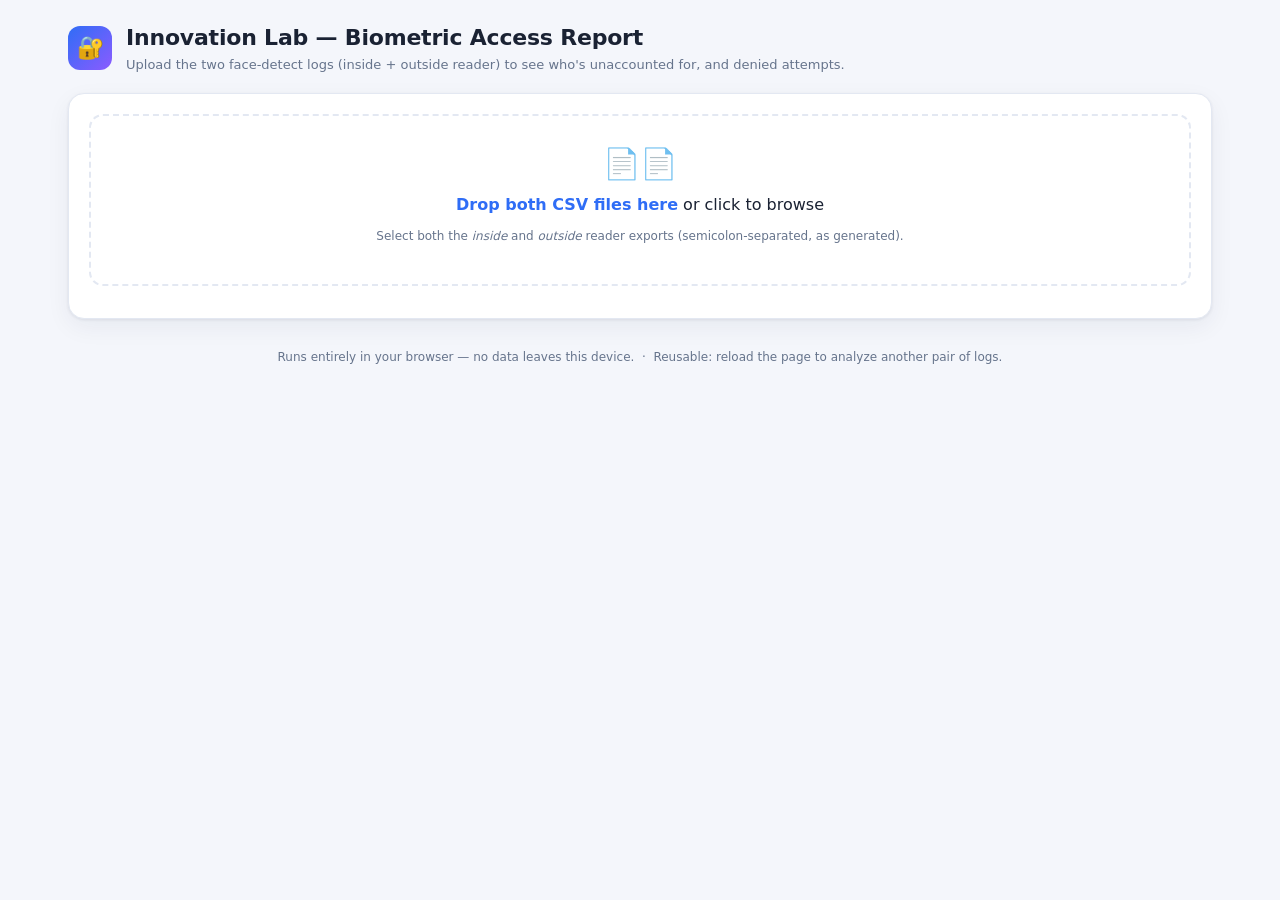
<file: Innovation Lab Access Report.html>
<!DOCTYPE html>
<html lang="en">
<head>
<meta charset="UTF-8">
<meta name="viewport" content="width=device-width, initial-scale=1.0">
<title>Innovation Lab — Biometric Access Report</title>
<style>
  :root{
    --bg:#f4f6fb; --panel:#ffffff; --ink:#1a2233; --muted:#66748c; --line:#e3e8f2;
    --brand:#2f6df6; --brand-soft:#eaf1ff;
    --ok:#178a4c; --ok-soft:#e5f6ec;
    --warn:#c26a00; --warn-soft:#fdf0dd;
    --bad:#c9324a; --bad-soft:#fce7ea;
    --inside:#7b3ff2; --inside-soft:#efe7fe;
    --shadow:0 1px 3px rgba(20,30,60,.08),0 8px 24px rgba(20,30,60,.06);
  }
  @media (prefers-color-scheme: dark){
    :root{
      --bg:#0f141c; --panel:#161d28; --ink:#e7ecf5; --muted:#95a3ba; --line:#26303e;
      --brand:#5b8dff; --brand-soft:#1a2740;
      --ok:#5bd08a; --ok-soft:#13291d;
      --warn:#f0a94b; --warn-soft:#2e2213;
      --bad:#ff7089; --bad-soft:#2e1620;
      --inside:#b18bff; --inside-soft:#221a37;
      --shadow:0 1px 3px rgba(0,0,0,.4),0 8px 28px rgba(0,0,0,.35);
    }
  }
  *{box-sizing:border-box}
  body{margin:0;font-family:"Segoe UI",system-ui,-apple-system,Roboto,Helvetica,Arial,sans-serif;
       background:var(--bg);color:var(--ink);line-height:1.45;-webkit-font-smoothing:antialiased}
  .wrap{max-width:1180px;margin:0 auto;padding:22px 18px 80px}
  header.top{display:flex;align-items:center;gap:14px;flex-wrap:wrap;margin-bottom:6px}
  .logo{width:44px;height:44px;border-radius:12px;background:linear-gradient(135deg,var(--brand),#8b5bff);
        display:flex;align-items:center;justify-content:center;color:#fff;font-size:22px;flex:0 0 auto}
  h1{font-size:22px;margin:0;letter-spacing:-.2px}
  .sub{color:var(--muted);font-size:13px;margin-top:2px}
  .card{background:var(--panel);border:1px solid var(--line);border-radius:16px;box-shadow:var(--shadow)}
  section.upload{padding:20px;margin:18px 0}
  .drop{border:2px dashed var(--line);border-radius:14px;padding:26px;text-align:center;cursor:pointer;
        transition:.15s;background:var(--panel)}
  .drop:hover,.drop.drag{border-color:var(--brand);background:var(--brand-soft)}
  .drop strong{color:var(--brand)}
  .roles{display:grid;grid-template-columns:1fr 1fr;gap:14px;margin-top:16px}
  @media(max-width:640px){.roles{grid-template-columns:1fr}}
  .role{border:1px solid var(--line);border-radius:12px;padding:12px 14px;background:var(--bg)}
  .role h4{margin:0 0 6px;font-size:12px;text-transform:uppercase;letter-spacing:.6px;color:var(--muted)}
  .role select{width:100%;padding:8px;border-radius:8px;border:1px solid var(--line);background:var(--panel);color:var(--ink);font-size:13px}
  .role .fname{font-size:12px;color:var(--muted);margin-top:6px;word-break:break-all}
  .btn{appearance:none;border:1px solid var(--line);background:var(--panel);color:var(--ink);
       padding:8px 14px;border-radius:9px;font-size:13px;cursor:pointer;font-weight:600}
  .btn.primary{background:var(--brand);border-color:var(--brand);color:#fff}
  .btn:disabled{opacity:.5;cursor:not-allowed}
  .row{display:flex;gap:10px;flex-wrap:wrap;align-items:center}
  .hint{font-size:12px;color:var(--muted)}
  .swapbar{display:flex;align-items:center;gap:10px;margin-top:14px;font-size:13px;flex-wrap:wrap}
  .toggle{display:inline-flex;align-items:center;gap:8px;cursor:pointer;user-select:none}
  .toggle input{width:16px;height:16px}

  /* stats */
  .stats{display:grid;grid-template-columns:repeat(auto-fit,minmax(150px,1fr));gap:12px;margin:18px 0}
  .stat{padding:14px 16px}
  .stat .n{font-size:26px;font-weight:700;letter-spacing:-.5px}
  .stat .l{font-size:12px;color:var(--muted);margin-top:2px}
  .stat.inside .n{color:var(--inside)} .stat.warn .n{color:var(--warn)}
  .stat.bad .n{color:var(--bad)} .stat.ok .n{color:var(--ok)}

  /* tabs */
  .tabs{display:flex;gap:6px;flex-wrap:wrap;margin:20px 0 14px}
  .tab{padding:9px 15px;border-radius:10px;border:1px solid var(--line);background:var(--panel);
       cursor:pointer;font-size:13px;font-weight:600;color:var(--muted)}
  .tab.active{background:var(--brand);border-color:var(--brand);color:#fff}
  .periodbar{display:flex;gap:12px;align-items:center;flex-wrap:wrap;padding:12px 16px;margin-bottom:16px}
  .periodbar .pl{font-weight:700;font-size:13px}
  .periodbar label{font-size:12px;color:var(--muted);display:inline-flex;align-items:center;gap:6px}
  .periodbar input[type=date]{padding:7px 9px;border-radius:9px;border:1px solid var(--line);
       background:var(--panel);color:var(--ink);font-size:13px;font-variant-numeric:tabular-nums}
  .periodbar .hint{margin-left:4px}
  .chips{display:flex;gap:6px;flex-wrap:wrap}
  .chip{padding:5px 11px;border-radius:20px;border:1px solid var(--line);background:var(--panel);
       cursor:pointer;font-size:12px;font-weight:600;color:var(--muted)}
  .chip:hover{border-color:var(--brand);color:var(--brand)}
  .filters{display:flex;gap:10px;flex-wrap:wrap;align-items:center;margin-bottom:14px}
  .filters select,.filters input{padding:8px 10px;border-radius:9px;border:1px solid var(--line);
       background:var(--panel);color:var(--ink);font-size:13px}
  .filters label{font-size:12px;color:var(--muted);margin-right:-4px}

  .panelbox{padding:4px}
  .tablewrap{overflow-x:auto;border-radius:12px;border:1px solid var(--line)}
  table{border-collapse:collapse;width:100%;font-size:13px;min-width:520px}
  th,td{padding:9px 12px;text-align:left;border-bottom:1px solid var(--line);white-space:nowrap}
  thead th{position:sticky;top:0;background:var(--panel);z-index:1;font-size:11px;text-transform:uppercase;
           letter-spacing:.5px;color:var(--muted)}
  tbody tr:hover{background:var(--brand-soft)}
  td.name{font-weight:600;white-space:normal}
  .pill{display:inline-block;padding:2px 9px;border-radius:20px;font-size:11.5px;font-weight:700;white-space:nowrap}
  .pill.inside{background:var(--inside-soft);color:var(--inside)}
  .pill.ok{background:var(--ok-soft);color:var(--ok)}
  .pill.warn{background:var(--warn-soft);color:var(--warn)}
  .pill.bad{background:var(--bad-soft);color:var(--bad)}
  .pill.muted{background:var(--line);color:var(--muted)}
  .dir-in{color:var(--inside);font-weight:600}
  .dir-out{color:var(--brand);font-weight:600}
  .section-title{font-size:14px;font-weight:700;margin:6px 0 10px;display:flex;align-items:center;gap:8px}
  .count-badge{background:var(--line);color:var(--muted);border-radius:20px;padding:1px 9px;font-size:12px;font-weight:700}
  .empty{padding:26px;text-align:center;color:var(--muted);font-size:13px}
  .legend{font-size:12px;color:var(--muted);margin:10px 2px 0;line-height:1.7}
  .legend b{color:var(--ink)}
  .mono{font-variant-numeric:tabular-nums}
  .timeline{display:flex;flex-wrap:wrap;gap:5px;margin:2px 0}
  .ev{font-size:11px;padding:2px 7px;border-radius:6px;font-variant-numeric:tabular-nums}
  .ev.in{background:var(--inside-soft);color:var(--inside)}
  .ev.out{background:var(--brand-soft);color:var(--brand)}
  /* expandable rows */
  tr.expandable{cursor:pointer}
  tr.expandable td:first-child::before{content:"▸";display:inline-block;margin-right:8px;color:var(--muted);
       transition:transform .15s;font-size:11px}
  tr.expandable.open td:first-child::before{transform:rotate(90deg);color:var(--brand)}
  tr.expandable.open{background:var(--brand-soft)}
  tr.detail>td{padding:0;border-bottom:1px solid var(--line);background:var(--bg)}
  .detailbox{padding:12px 16px 14px 40px}
  .scan-grid{display:grid;grid-template-columns:repeat(auto-fill,minmax(210px,1fr));gap:8px}
  .scan{display:flex;align-items:center;gap:10px;padding:7px 10px;border:1px solid var(--line);
        border-radius:9px;background:var(--panel);font-size:12.5px}
  .scan .tm{font-variant-numeric:tabular-nums;font-weight:700}
  .scan .rdr{color:var(--muted);font-size:11.5px;margin-left:auto}
  .scan .arrow{width:34px;text-align:center;font-weight:800;border-radius:6px;padding:1px 0;font-size:11px}
  .scan .arrow.in{background:var(--inside-soft);color:var(--inside)}
  .scan .arrow.out{background:var(--brand-soft);color:var(--brand)}
  .detailhead{font-size:11.5px;color:var(--muted);margin-bottom:9px}
  .detailhead b{color:var(--ink)}
  .hidden{display:none}
  footer{margin-top:30px;text-align:center;font-size:12px;color:var(--muted)}
  .export{margin-left:auto}
</style>
</head>
<body>
<div class="wrap">
  <header class="top">
    <div class="logo">🔐</div>
    <div>
      <h1>Innovation Lab — Biometric Access Report</h1>
      <div class="sub">Upload the two face-detect logs (inside + outside reader) to see who's unaccounted for, and denied attempts.</div>
    </div>
  </header>

  <!-- UPLOAD -->
  <section class="card upload" id="uploadCard">
    <div class="drop" id="drop">
      <div style="font-size:30px">📄📄</div>
      <p style="margin:8px 0 4px"><strong>Drop both CSV files here</strong> or click to browse</p>
      <p class="hint">Select both the <em>inside</em> and <em>outside</em> reader exports (semicolon-separated, as generated).</p>
      <input type="file" id="fileInput" accept=".csv,text/csv" multiple class="hidden">
    </div>

    <div class="roles" id="roles" style="display:none">
      <div class="role">
        <h4>🚪 Entry reader (people coming IN)</h4>
        <select id="roleIn"></select>
        <div class="fname" id="fnameIn"></div>
      </div>
      <div class="role">
        <h4>🏃 Exit reader (people going OUT)</h4>
        <select id="roleOut"></select>
        <div class="fname" id="fnameOut"></div>
      </div>
    </div>

    <div class="swapbar" id="swapbar" style="display:none">
      <label class="toggle"><input type="checkbox" id="swapChk"> Swap direction (my outside reader is actually the exit)</label>
      <button class="btn primary" id="analyzeBtn" style="margin-left:auto">Analyze logs →</button>
    </div>
    <p class="hint" id="loadMsg" style="margin-top:12px"></p>
  </section>

  <!-- RESULTS -->
  <div id="results" class="hidden">
    <div class="stats" id="stats"></div>

    <div class="card periodbar" id="periodBar">
      <span class="pl">📆 Period</span>
      <label>From <input type="date" id="pFrom"></label>
      <label>To <input type="date" id="pTo"></label>
      <button class="btn" id="pReset">Reset</button>
      <div class="chips" id="pQuick"></div>
      <span class="hint" id="pInfo"></span>
    </div>

    <div class="tabs" id="tabs">
      <div class="tab active" data-tab="day">📅 By Day</div>
      <div class="tab" data-tab="person">👤 By Individual</div>
      <div class="tab" data-tab="noexit">🏢 Went in, didn't come out</div>
      <div class="tab" data-tab="noentry">🚪 Out without entry</div>
      <div class="tab" data-tab="denied">⛔ Denied access</div>
    </div>

    <div class="card panelbox">
      <!-- BY DAY -->
      <div class="view" id="view-day">
        <div class="filters">
          <label>Date</label><select id="daySelect"></select>
          <label>Search</label><input type="text" id="daySearch" placeholder="name…">
          <button class="btn export" id="expDay">⬇ Export CSV</button>
        </div>
        <div class="tablewrap"><table id="dayTable"></table></div>
        <div class="legend">
          <b>Still inside</b> = last scan of the day was an entry (no exit after). •
          <b>No entry</b> = first scan of the day was an exit (got in without badging in). •
          Trips are counted after collapsing repeated same-direction scans.
        </div>
      </div>

      <!-- BY PERSON -->
      <div class="view hidden" id="view-person">
        <div class="filters">
          <label>Individual</label><select id="personSelect"></select>
          <button class="btn export" id="expPerson">⬇ Export CSV</button>
        </div>
        <div class="tablewrap"><table id="personTable"></table></div>
      </div>

      <!-- NO EXIT -->
      <div class="view hidden" id="view-noexit">
        <div class="filters">
          <label>Date</label><select id="noexitDate"></select>
          <button class="btn export" id="expNoexit">⬇ Export CSV</button>
        </div>
        <div class="section-title">🏢 Went in and did not come out <span class="count-badge" id="noexitCount">0</span></div>
        <div class="tablewrap"><table id="noexitTable"></table></div>
        <div class="legend">Their last recorded scan was an <b>entry</b> — the system has no exit for them that day, so they are presumed still inside.</div>
      </div>

      <!-- NO ENTRY -->
      <div class="view hidden" id="view-noentry">
        <div class="filters">
          <label>Date</label><select id="noentryDate"></select>
          <button class="btn export" id="expNoentry">⬇ Export CSV</button>
        </div>
        <div class="section-title">🚪 Went out without a recorded entry <span class="count-badge" id="noentryCount">0</span></div>
        <div class="tablewrap"><table id="noentryTable"></table></div>
        <div class="legend">Their first recorded scan was an <b>exit</b> — they appear on the way out with no matching entry (tailgated in, or entry scan missed).</div>
      </div>

      <!-- DENIED -->
      <div class="view hidden" id="view-denied">
        <div class="filters">
          <label>Date</label><select id="deniedDate"></select>
          <label>Reader</label><select id="deniedReader"><option value="">Both</option><option value="in">Entry</option><option value="out">Exit</option></select>
          <button class="btn export" id="expDenied">⬇ Export CSV</button>
        </div>
        <div class="section-title">⛔ Denied / not identified attempts <span class="count-badge" id="deniedCount">0</span></div>
        <div class="tablewrap"><table id="deniedTable"></table></div>
        <div class="legend">Biometric could not match a face (<b>Not identified</b>). No identity is attached to these events.</div>
      </div>
    </div>
  </div>

  <footer>
    Runs entirely in your browser — no data leaves this device. &nbsp;·&nbsp; Reusable: reload the page to analyze another pair of logs.
  </footer>
</div>

<script>
"use strict";
// ---------- state ----------
const files = {};            // filename -> {name, rows}
let DATA = null;             // computed analysis
const $ = id => document.getElementById(id);

// ---------- CSV parsing ----------
function parseCSV(text){
  const lines = text.split(/\r?\n/).filter(l => l.trim().length);
  if(!lines.length) return [];
  const delim = (lines[0].split(';').length >= lines[0].split(',').length) ? ';' : ',';
  const head = lines[0].split(delim).map(s => s.trim().toLowerCase());
  const ix = {
    date: head.indexOf('date'), time: head.indexOf('time'),
    event: head.indexOf('event'), name: head.indexOf('name'), id: head.indexOf('id')
  };
  const out = [];
  for(let i=1;i<lines.length;i++){
    const p = lines[i].split(delim);
    if(p.length < 3) continue;
    const rawDate = (p[ix.date]||'').trim();
    const time = (p[ix.time]||'').trim();
    const event = (p[ix.event]||'').trim();
    const name = ix.name>=0 ? (p[ix.name]||'').trim() : '';
    const id = ix.id>=0 ? (p[ix.id]||'').trim() : '';
    if(!rawDate || !time) continue;
    const dk = dateKey(rawDate);
    if(!dk) continue;
    out.push({ dateKey:dk, dateDisp:dk.split('-').reverse().join('/'),
      time, timeSec:toSec(time), event, name, id,
      granted: /grant/i.test(event) });
  }
  return out;
}
// DD/MM/YY -> YYYY-MM-DD (sortable)
function dateKey(s){
  const m = s.split(/[\/\-.]/);
  if(m.length<3) return null;
  let [d,mo,y] = m.map(x=>x.trim());
  if(y.length===2) y = '20'+y;
  d=d.padStart(2,'0'); mo=mo.padStart(2,'0');
  if(isNaN(+d)||isNaN(+mo)||isNaN(+y)) return null;
  return `${y}-${mo}-${d}`;
}
function toSec(t){const p=t.split(':').map(Number);return (p[0]||0)*3600+(p[1]||0)*60+(p[2]||0);}
function prettyDate(dk){
  const [y,m,d]=dk.split('-');
  const dt=new Date(+y,+m-1,+d);
  const days=['Sun','Mon','Tue','Wed','Thu','Fri','Sat'];
  const mon=['Jan','Feb','Mar','Apr','May','Jun','Jul','Aug','Sep','Oct','Nov','Dec'];
  return `${days[dt.getDay()]} ${+d} ${mon[+m-1]} ${y}`;
}

// ---------- file handling ----------
function handleFiles(list){
  let read = 0, total = list.length;
  if(!total) return;
  for(const f of list){
    const rd = new FileReader();
    rd.onload = e => {
      files[f.name] = { name:f.name, rows: parseCSV(e.target.result) };
      if(++read === total) afterLoad();
    };
    rd.readAsText(f);
  }
}
function afterLoad(){
  const names = Object.keys(files);
  const optsHTML = names.map(n=>`<option value="${escAttr(n)}">${escHtml(n)}</option>`).join('');
  $('roleIn').innerHTML = optsHTML;
  $('roleOut').innerHTML = optsHTML;
  // auto-detect by filename
  const inside = names.find(n=>/inside/i.test(n));
  const outside = names.find(n=>/outside/i.test(n));
  // entry = outside reader, exit = inside reader
  $('roleIn').value  = outside || names[0];
  $('roleOut').value = inside  || names[names.length>1?1:0];
  syncFnames();
  $('roles').style.display='grid';
  $('swapbar').style.display='flex';
  $('loadMsg').textContent = `${names.length} file(s) loaded: ` +
    names.map(n=>`${n} (${files[n].rows.length} rows)`).join('  ·  ');
  $('roleIn').onchange = syncFnames;
  $('roleOut').onchange = syncFnames;
}
function syncFnames(){
  $('fnameIn').textContent  = $('roleIn').value;
  $('fnameOut').textContent = $('roleOut').value;
}

// ---------- analysis ----------
function analyze(){
  let inFile  = $('roleIn').value;
  let outFile = $('roleOut').value;
  if($('swapChk').checked){ const t=inFile; inFile=outFile; outFile=t; }
  if(inFile===outFile){ alert('Please assign two different files to the entry and exit readers.'); return; }

  // tag events with direction
  const events = [];
  (files[inFile].rows ||[]).forEach(r => events.push({...r, dir:'in'}));
  (files[outFile].rows||[]).forEach(r => events.push({...r, dir:'out'}));

  // denied (not identified / not granted)
  const denied = events.filter(e => !e.granted)
                       .sort((a,b)=> a.dateKey.localeCompare(b.dateKey) || a.timeSec-b.timeSec);

  // group granted by name+date
  const grantedNamed = events.filter(e => e.granted && e.name);
  const pdMap = new Map();     // key name||date
  const dates = new Set(), people = new Set();
  for(const e of grantedNamed){
    people.add(e.name); dates.add(e.dateKey);
    const k = e.name+'||'+e.dateKey;
    if(!pdMap.has(k)) pdMap.set(k, {name:e.name, dateKey:e.dateKey, events:[]});
    pdMap.get(k).events.push(e);
  }

  const personDays = [];
  for(const pd of pdMap.values()){
    pd.events.sort((a,b)=> a.timeSec-b.timeSec);
    // collapse consecutive same-direction scans into trips
    const trips=[];
    for(const e of pd.events){ if(!trips.length || trips[trips.length-1].dir!==e.dir) trips.push(e); }
    pd.trips = trips;
    pd.inCount  = trips.filter(t=>t.dir==='in').length;
    pd.outCount = trips.filter(t=>t.dir==='out').length;
    pd.rawScans = pd.events.length;
    pd.firstDir = trips[0].dir;
    pd.lastDir  = trips[trips.length-1].dir;
    pd.first = pd.events[0];
    pd.last  = pd.events[pd.events.length-1];
    pd.noExit  = pd.lastDir==='in';    // went in, never scanned out
    pd.noEntry = pd.firstDir==='out';  // scanned out before any entry
    personDays.push(pd);
  }

  DATA = {
    personDays,
    denied,
    dates: [...dates].sort(),
    people: [...people].sort((a,b)=>a.localeCompare(b)),
    inFileName:inFile, outFileName:outFile,
    byKey: k => pdMap.get(k)
  };
  renderAll();
}

// ---------- rendering ----------
function statusPills(pd){
  let h='';
  if(pd.noExit)  h+=`<span class="pill inside">Still inside</span> `;
  else           h+=`<span class="pill ok">Exited</span> `;
  if(pd.noEntry) h+=`<span class="pill warn">No entry scan</span>`;
  return h;
}
// ----- period filter -----
let period = {from:null, to:null};
function inPeriod(dk){ return (!period.from || dk>=period.from) && (!period.to || dk<=period.to); }
function datesInPeriod(){ return DATA.dates.filter(inPeriod); }

function renderAll(){
  $('uploadCard').classList.add('hidden');
  $('results').classList.remove('hidden');

  // set up period inputs to full data range on first analysis
  const first=DATA.dates[0], last=DATA.dates[DATA.dates.length-1];
  $('pFrom').min=$('pTo').min=first; $('pFrom').max=$('pTo').max=last;
  $('pFrom').value=first; $('pTo').value=last;
  period={from:first, to:last};
  buildQuickChips(first,last);

  applyPeriod();   // populates selects + renders every view for the period
}

function applyPeriod(){
  period.from=$('pFrom').value||null; period.to=$('pTo').value||null;
  if(period.from && period.to && period.from>period.to){ // keep sane order
    const t=period.from; period.from=period.to; period.to=t;
    $('pFrom').value=period.from; $('pTo').value=period.to;
  }
  const dOn = datesInPeriod();
  $('pInfo').textContent = dOn.length
    ? `${dOn.length} day(s) in range · ${prettyDate(dOn[0])} → ${prettyDate(dOn[dOn.length-1])}`
    : 'No days in this range';

  renderStats();
  const dateOpts = dOn.map(d=>`<option value="${d}">${prettyDate(d)}</option>`).join('');
  const dateOptsAll = `<option value="">All dates in period</option>`+dateOpts;
  // preserve day selection if still valid, else last day in range
  const prevDay=$('daySelect').value;
  $('daySelect').innerHTML = dateOpts || `<option value="">—</option>`;
  $('daySelect').value = dOn.includes(prevDay)?prevDay:(dOn[dOn.length-1]||'');
  $('personSelect').innerHTML = DATA.people.map(p=>`<option>${escHtml(p)}</option>`).join('');
  $('noexitDate').innerHTML  = dateOptsAll;
  $('noentryDate').innerHTML = dateOptsAll;
  $('deniedDate').innerHTML  = dateOptsAll;

  renderDay(); renderPerson(); renderNoexit(); renderNoentry(); renderDenied();
}

function renderStats(){
  const pdP = DATA.personDays.filter(p=>inPeriod(p.dateKey));
  const denP = DATA.denied.filter(e=>inPeriod(e.dateKey));
  const ppl = new Set(pdP.map(p=>p.name));
  const dys = new Set(pdP.map(p=>p.dateKey));
  const noExitTot  = pdP.filter(p=>p.noExit).length;
  const noEntryTot = pdP.filter(p=>p.noEntry).length;
  $('stats').innerHTML = `
    <div class="card stat"><div class="n">${ppl.size}</div><div class="l">Individuals</div></div>
    <div class="card stat"><div class="n">${dys.size}</div><div class="l">Days in period</div></div>
    <div class="card stat"><div class="n mono">${pdP.length}</div><div class="l">Person-days</div></div>
    <div class="card stat inside"><div class="n">${noExitTot}</div><div class="l">Went in, no exit</div></div>
    <div class="card stat warn"><div class="n">${noEntryTot}</div><div class="l">Out without entry</div></div>
    <div class="card stat bad"><div class="n">${denP.length}</div><div class="l">Denied / not identified</div></div>`;
}

function buildQuickChips(first,last){
  // offer month presets + full range
  const months=[...new Set(DATA.dates.map(d=>d.slice(0,7)))].sort();
  const mon=['Jan','Feb','Mar','Apr','May','Jun','Jul','Aug','Sep','Oct','Nov','Dec'];
  let html=`<span class="chip" data-from="${first}" data-to="${last}">All</span>`;
  html+=`<span class="chip" data-quick="7">Last 7 days</span>`;
  months.forEach(m=>{
    const [y,mm]=m.split('-'); const from=m+'-01';
    const to=DATA.dates.filter(d=>d.startsWith(m)).sort().pop();
    html+=`<span class="chip" data-from="${from}" data-to="${to}">${mon[+mm-1]} ${y}</span>`;
  });
  $('pQuick').innerHTML=html;
}

function renderDay(){
  const dk = $('daySelect').value;
  const q  = $('daySearch').value.trim().toLowerCase();
  let rows = DATA.personDays.filter(p=>p.dateKey===dk);
  if(q) rows = rows.filter(p=>p.name.toLowerCase().includes(q));
  rows.sort((a,b)=> (b.noExit-a.noExit)||(b.noEntry-a.noEntry)|| a.name.localeCompare(b.name));
  const body = rows.map((pd,i)=>`
    <tr class="expandable" data-row="${i}">
      <td class="name">${escHtml(pd.name)}</td>
      <td>${statusPills(pd)}</td>
      <td class="mono">${pd.first.time} <span class="dir-${pd.firstDir}">${pd.firstDir==='in'?'IN':'OUT'}</span></td>
      <td class="mono">${pd.last.time} <span class="dir-${pd.lastDir}">${pd.lastDir==='in'?'IN':'OUT'}</span></td>
      <td class="mono">${pd.inCount} / ${pd.outCount}</td>
      <td class="mono">${pd.rawScans}</td>
    </tr>
    <tr class="detail hidden" data-detail="${i}"><td colspan="6">${scanDetail(pd)}</td></tr>`).join('');
  $('dayTable').innerHTML = `
    <thead><tr><th>Name</th><th>Status</th><th>First scan</th><th>Last scan</th><th>In / Out trips</th><th>Total scans</th></tr></thead>
    <tbody>${body || emptyRow(6,'No activity for this day.')}</tbody>`;
}

// detailed scan list for one person on one day (used by the expandable dropdown)
function scanDetail(pd){
  const scans = pd.events.map(e=>`
    <div class="scan">
      <span class="arrow ${e.dir}">${e.dir==='in'?'IN':'OUT'}</span>
      <span class="tm">${e.time}</span>
      <span class="rdr">${e.dir==='in'?'Entry reader':'Exit reader'}</span>
    </div>`).join('');
  return `<div class="detailbox">
    <div class="detailhead"><b>${escHtml(pd.name)}</b> — ${prettyDate(pd.dateKey)} · ${pd.rawScans} scan(s) ·
      <b>${pd.inCount}</b> in / <b>${pd.outCount}</b> out ·
      last direction: <b>${pd.lastDir==='in'?'entry (still inside)':'exit'}</b></div>
    <div class="scan-grid">${scans}</div>
  </div>`;
}

function renderPerson(){
  const name = $('personSelect').value;
  const rows = DATA.personDays.filter(p=>p.name===name && inPeriod(p.dateKey)).sort((a,b)=>a.dateKey.localeCompare(b.dateKey));
  const body = rows.map(pd=>{
    const tl = pd.events.map(e=>`<span class="ev ${e.dir}">${e.time} ${e.dir==='in'?'▸in':'◂out'}</span>`).join('');
    return `<tr>
      <td class="mono">${prettyDate(pd.dateKey)}</td>
      <td>${statusPills(pd)}</td>
      <td class="mono">${pd.inCount} / ${pd.outCount}</td>
      <td><div class="timeline">${tl}</div></td>
    </tr>`;
  }).join('');
  $('personTable').innerHTML = `
    <thead><tr><th>Date</th><th>Status</th><th>In / Out</th><th>Scan timeline</th></tr></thead>
    <tbody>${body || emptyRow(4,'No records.')}</tbody>`;
}

function anomTable(kind){
  const sel = kind==='noexit'?$('noexitDate').value:$('noentryDate').value;
  let rows = DATA.personDays.filter(p=> (kind==='noexit'?p.noExit:p.noEntry) && inPeriod(p.dateKey));
  if(sel) rows = rows.filter(p=>p.dateKey===sel);
  rows.sort((a,b)=> b.dateKey.localeCompare(a.dateKey) || a.name.localeCompare(b.name));
  const isExit = kind==='noexit';
  const body = rows.map(pd=>`
    <tr>
      <td class="mono">${prettyDate(pd.dateKey)}</td>
      <td class="name">${escHtml(pd.name)}</td>
      <td class="mono">${isExit?pd.last.time:pd.first.time}</td>
      <td class="mono">${pd.inCount} / ${pd.outCount}</td>
      <td>${statusPills(pd)}</td>
    </tr>`).join('');
  const html = `
    <thead><tr><th>Date</th><th>Name</th><th>${isExit?'Last (entry) scan':'First (exit) scan'}</th><th>In / Out</th><th>Status</th></tr></thead>
    <tbody>${body || emptyRow(5,'None found 🎉')}</tbody>`;
  if(isExit){ $('noexitTable').innerHTML=html; $('noexitCount').textContent=rows.length; }
  else      { $('noentryTable').innerHTML=html; $('noentryCount').textContent=rows.length; }
}
const renderNoexit  = ()=>anomTable('noexit');
const renderNoentry = ()=>anomTable('noentry');

function renderDenied(){
  const sel = $('deniedDate').value, rdr = $('deniedReader').value;
  let rows = DATA.denied.filter(e=>inPeriod(e.dateKey));
  if(sel) rows = rows.filter(e=>e.dateKey===sel);
  if(rdr) rows = rows.filter(e=>e.dir===rdr);
  const body = rows.map(e=>`
    <tr>
      <td class="mono">${prettyDate(e.dateKey)}</td>
      <td class="mono">${e.time}</td>
      <td><span class="pill ${e.dir==='in'?'inside':'muted'}">${e.dir==='in'?'Entry reader':'Exit reader'}</span></td>
      <td>${escHtml(e.event)}</td>
    </tr>`).join('');
  $('deniedTable').innerHTML = `
    <thead><tr><th>Date</th><th>Time</th><th>Reader</th><th>Event</th></tr></thead>
    <tbody>${body || emptyRow(4,'No denied attempts.')}</tbody>`;
  $('deniedCount').textContent = rows.length;
}

// ---------- CSV export ----------
function download(filename, rows){
  const csv = rows.map(r=>r.map(c=>{
    const s=String(c??''); return /[",;\n]/.test(s)?'"'+s.replace(/"/g,'""')+'"':s;
  }).join(',')).join('\n');
  const blob=new Blob([csv],{type:'text/csv'}); const url=URL.createObjectURL(blob);
  const a=document.createElement('a'); a.href=url; a.download=filename; a.click(); URL.revokeObjectURL(url);
}

// ---------- helpers ----------
function emptyRow(cols,msg){return `<tr><td colspan="${cols}" class="empty">${msg}</td></tr>`;}
function escHtml(s){return String(s).replace(/[&<>"]/g,c=>({'&':'&amp;','<':'&lt;','>':'&gt;','"':'&quot;'}[c]));}
function escAttr(s){return escHtml(s).replace(/'/g,'&#39;');}

// ---------- wire up ----------
const drop=$('drop'), fi=$('fileInput');
drop.onclick=()=>fi.click();
fi.onchange=e=>handleFiles(e.target.files);
['dragover','dragenter'].forEach(ev=>drop.addEventListener(ev,e=>{e.preventDefault();drop.classList.add('drag');}));
['dragleave','drop'].forEach(ev=>drop.addEventListener(ev,e=>{e.preventDefault();drop.classList.remove('drag');}));
drop.addEventListener('drop',e=>handleFiles(e.dataTransfer.files));
$('analyzeBtn').onclick=analyze;

// tabs
document.querySelectorAll('.tab').forEach(t=>t.onclick=()=>{
  document.querySelectorAll('.tab').forEach(x=>x.classList.remove('active'));
  t.classList.add('active');
  document.querySelectorAll('.view').forEach(v=>v.classList.add('hidden'));
  $('view-'+t.dataset.tab).classList.remove('hidden');
});

// expand/collapse individual rows in By Day
$('dayTable').addEventListener('click',e=>{
  const tr=e.target.closest('tr.expandable'); if(!tr) return;
  const det=$('dayTable').querySelector(`tr.detail[data-detail="${tr.dataset.row}"]`);
  tr.classList.toggle('open'); if(det) det.classList.toggle('hidden');
});

// period controls
$('pFrom').onchange=applyPeriod; $('pTo').onchange=applyPeriod;
$('pReset').onclick=()=>{ $('pFrom').value=DATA.dates[0]; $('pTo').value=DATA.dates[DATA.dates.length-1]; applyPeriod(); };
$('pQuick').addEventListener('click',e=>{
  const c=e.target.closest('.chip'); if(!c) return;
  if(c.dataset.quick){ // last N calendar days relative to the latest date in data
    const last=DATA.dates[DATA.dates.length-1];
    const d=new Date(last+'T12:00'); d.setDate(d.getDate()-(+c.dataset.quick-1));
    const fmt=d.getFullYear()+'-'+String(d.getMonth()+1).padStart(2,'0')+'-'+String(d.getDate()).padStart(2,'0');
    $('pFrom').value=fmt; $('pTo').value=last;
  } else { $('pFrom').value=c.dataset.from; $('pTo').value=c.dataset.to; }
  applyPeriod();
});

// filter events
$('daySelect').onchange=renderDay; $('daySearch').oninput=renderDay;
$('personSelect').onchange=renderPerson;
$('noexitDate').onchange=renderNoexit; $('noentryDate').onchange=renderNoentry;
$('deniedDate').onchange=renderDenied; $('deniedReader').onchange=renderDenied;

// exports
$('expDay').onclick=()=>{
  const dk=$('daySelect').value;
  const rows=[['Date','Name','Status','FirstScan','FirstDir','LastScan','LastDir','InTrips','OutTrips','TotalScans']];
  DATA.personDays.filter(p=>p.dateKey===dk).forEach(p=>rows.push([prettyDate(dk),p.name,
    (p.noExit?'Still inside;':'Exited;')+(p.noEntry?'No entry scan':''),
    p.first.time,p.firstDir,p.last.time,p.lastDir,p.inCount,p.outCount,p.rawScans]));
  download(`day_${dk}.csv`,rows);
};
$('expPerson').onclick=()=>{
  const name=$('personSelect').value;
  const rows=[['Date','Name','Status','InTrips','OutTrips','FirstScan','LastScan']];
  DATA.personDays.filter(p=>p.name===name && inPeriod(p.dateKey)).forEach(p=>rows.push([p.dateDisp,name,
    (p.noExit?'Still inside;':'Exited;')+(p.noEntry?'No entry scan':''),p.inCount,p.outCount,p.first.time,p.last.time]));
  download(`person_${name}.csv`,rows);
};
function expAnom(kind){
  const isExit=kind==='noexit';
  const sel= isExit?$('noexitDate').value:$('noentryDate').value;
  const rows=[['Date','Name','KeyScan','InTrips','OutTrips','Status']];
  DATA.personDays.filter(p=>(isExit?p.noExit:p.noEntry)&&inPeriod(p.dateKey)&&(!sel||p.dateKey===sel))
    .forEach(p=>rows.push([p.dateDisp,p.name,isExit?p.last.time:p.first.time,p.inCount,p.outCount,
      isExit?'Went in, did not come out':'Out without entry']));
  download(`${isExit?'no_exit':'no_entry'}.csv`,rows);
}
$('expNoexit').onclick=()=>expAnom('noexit');
$('expNoentry').onclick=()=>expAnom('noentry');
$('expDenied').onclick=()=>{
  const sel=$('deniedDate').value,rdr=$('deniedReader').value;
  const rows=[['Date','Time','Reader','Event']];
  DATA.denied.filter(e=>inPeriod(e.dateKey)&&(!sel||e.dateKey===sel)&&(!rdr||e.dir===rdr))
    .forEach(e=>rows.push([e.dateDisp,e.time,e.dir==='in'?'Entry':'Exit',e.event]));
  download('denied.csv',rows);
};
</script>
</body>
</html>
</file>
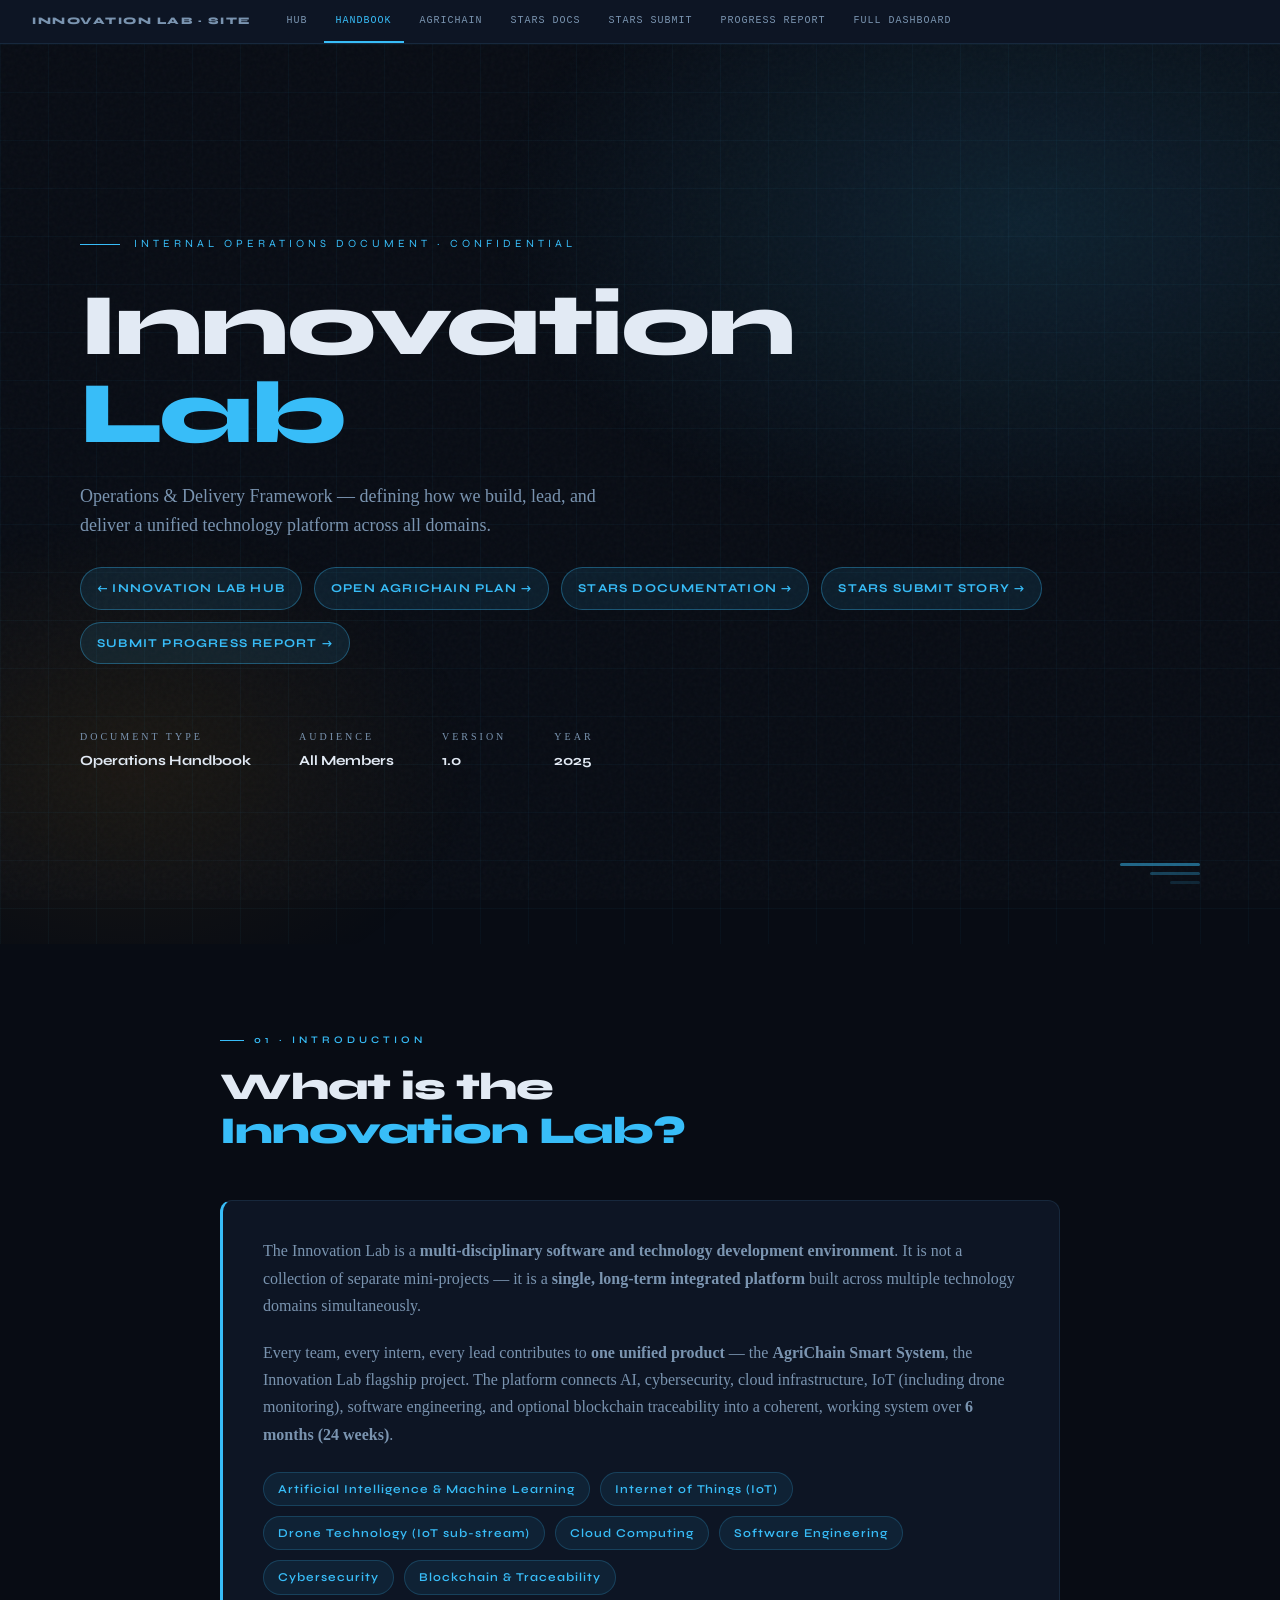
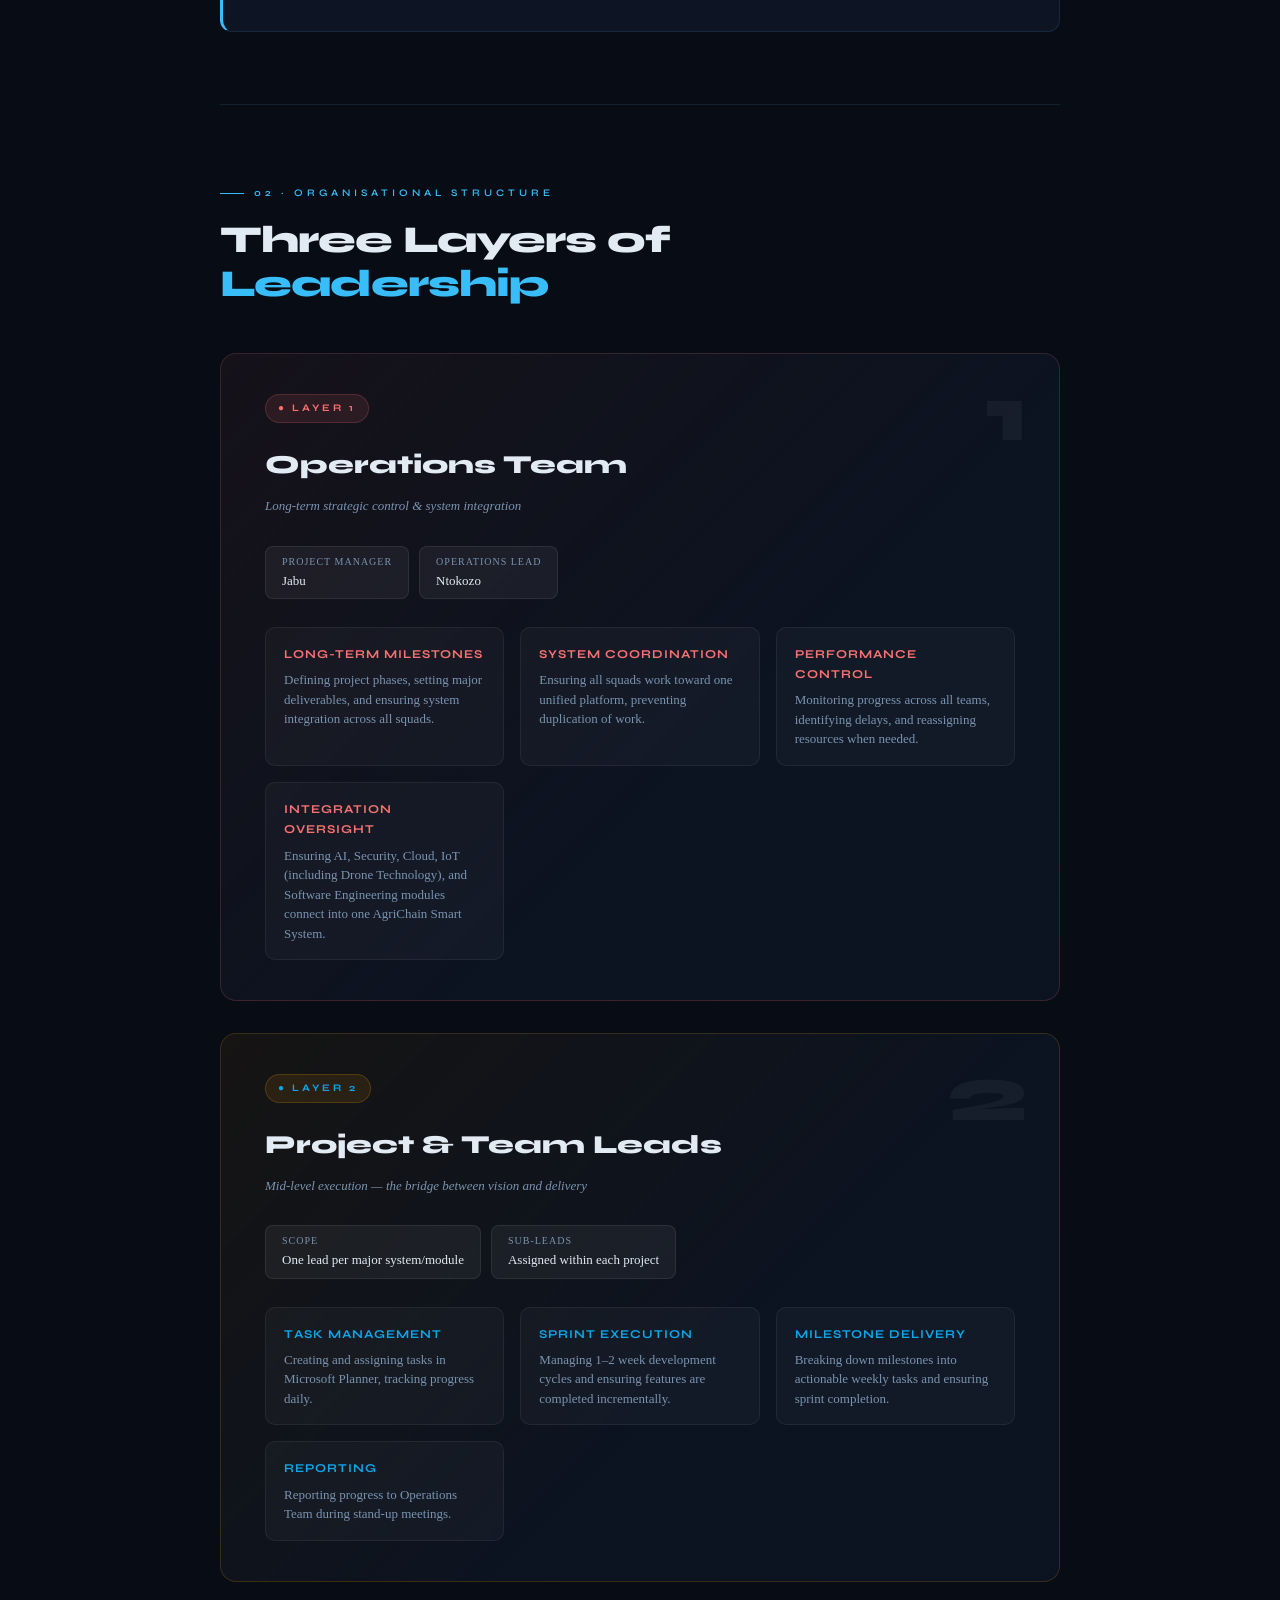
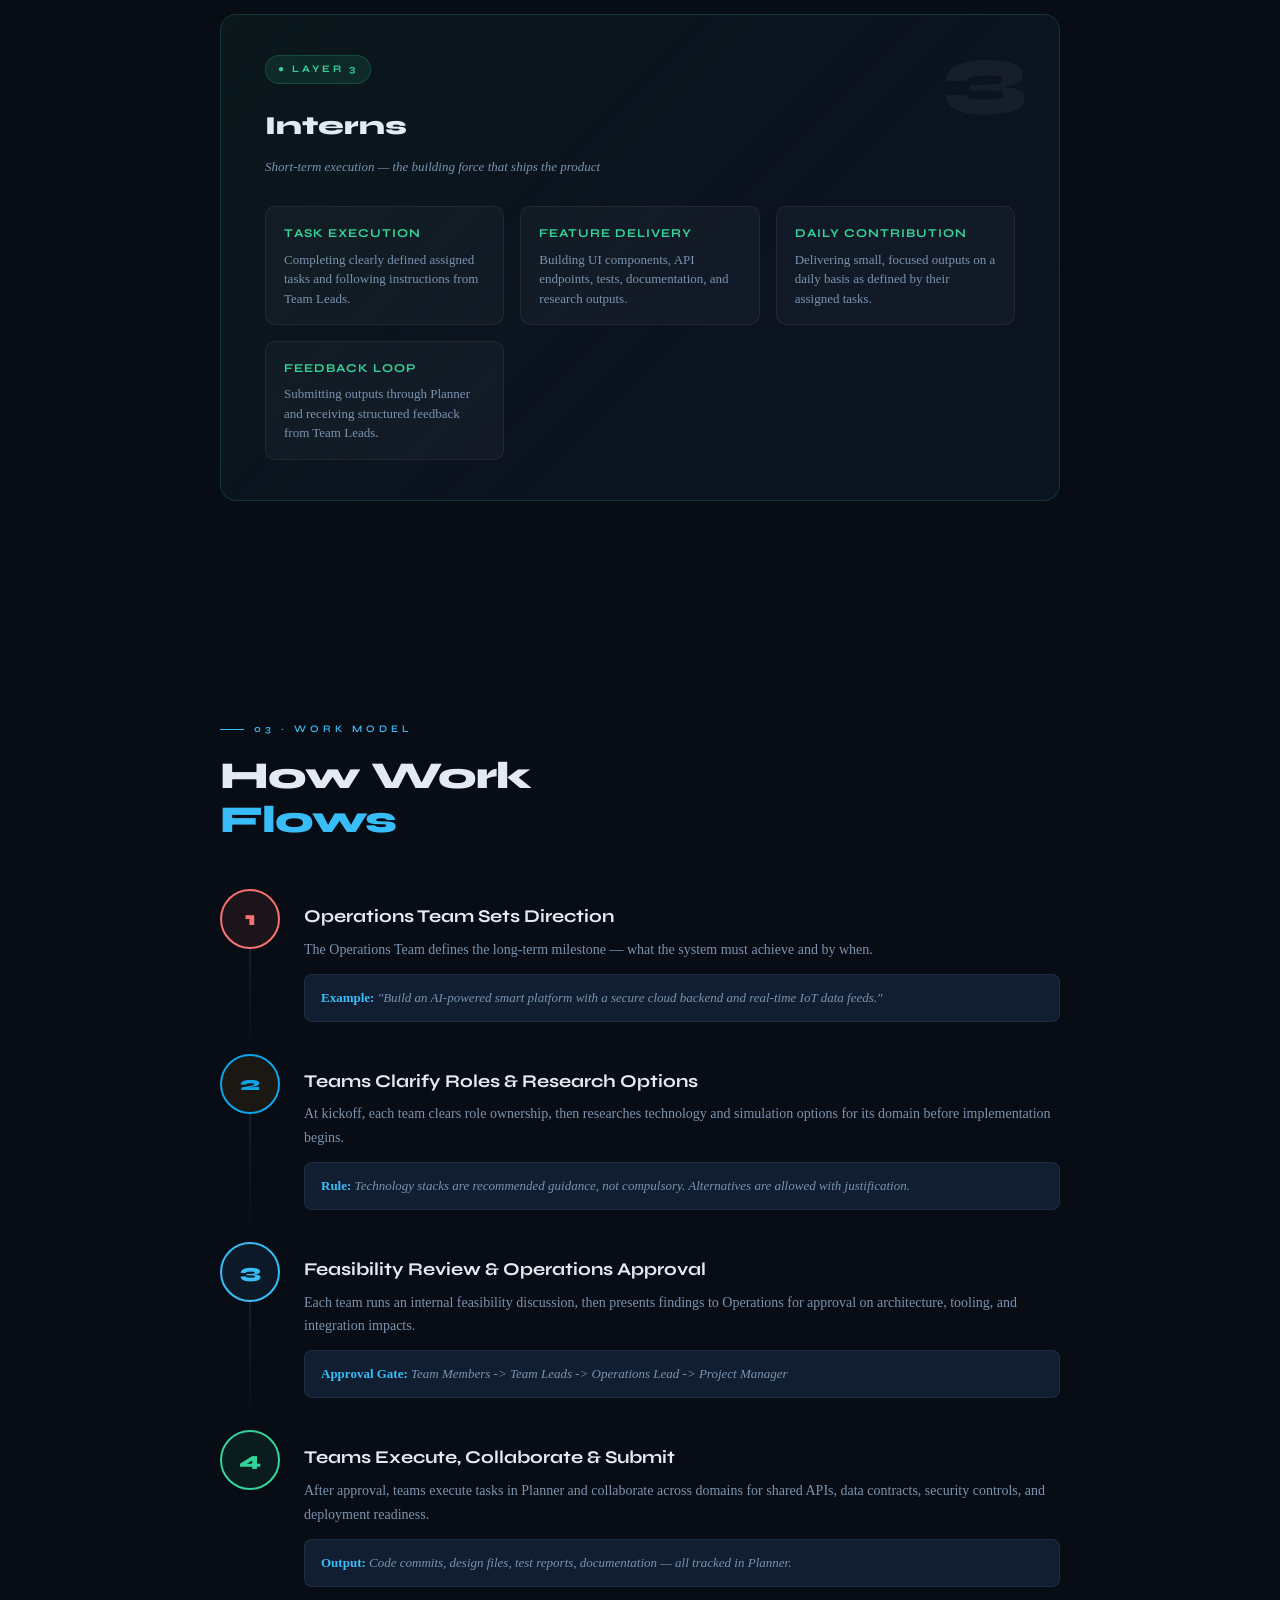
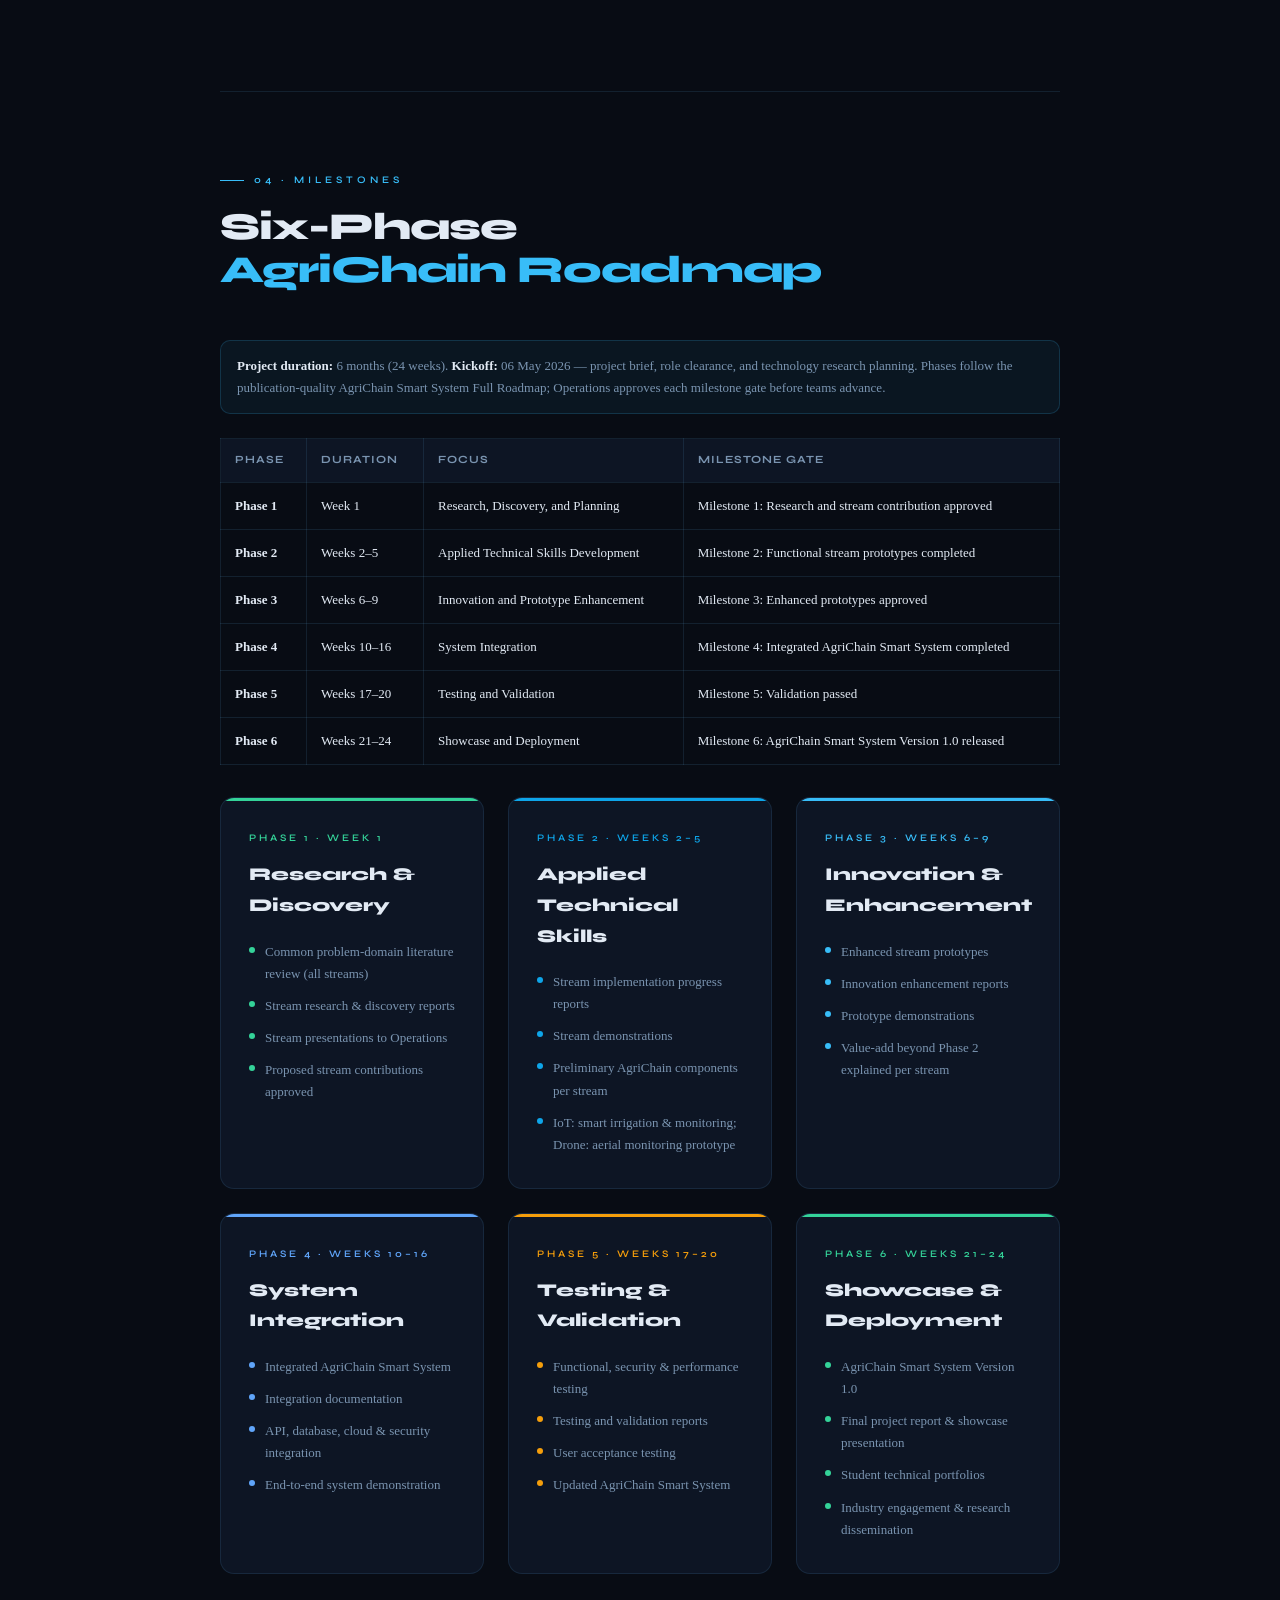
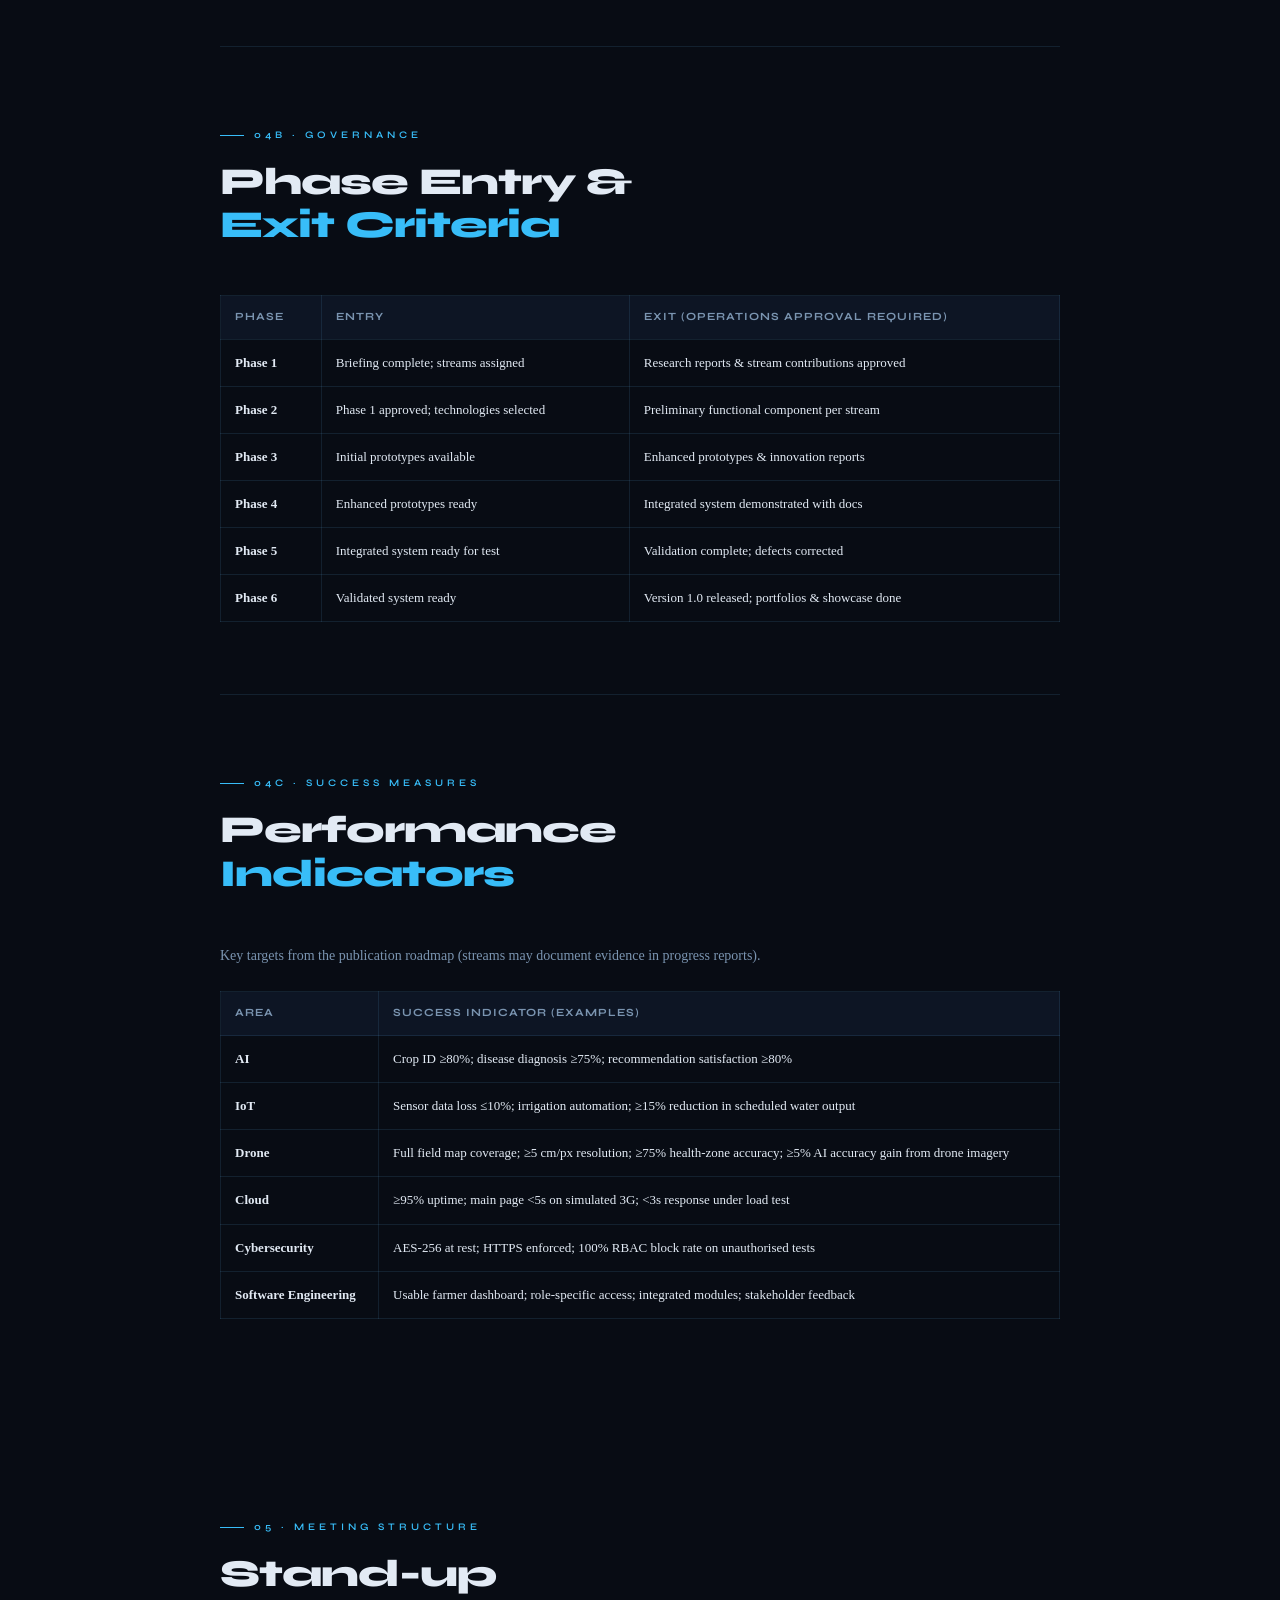
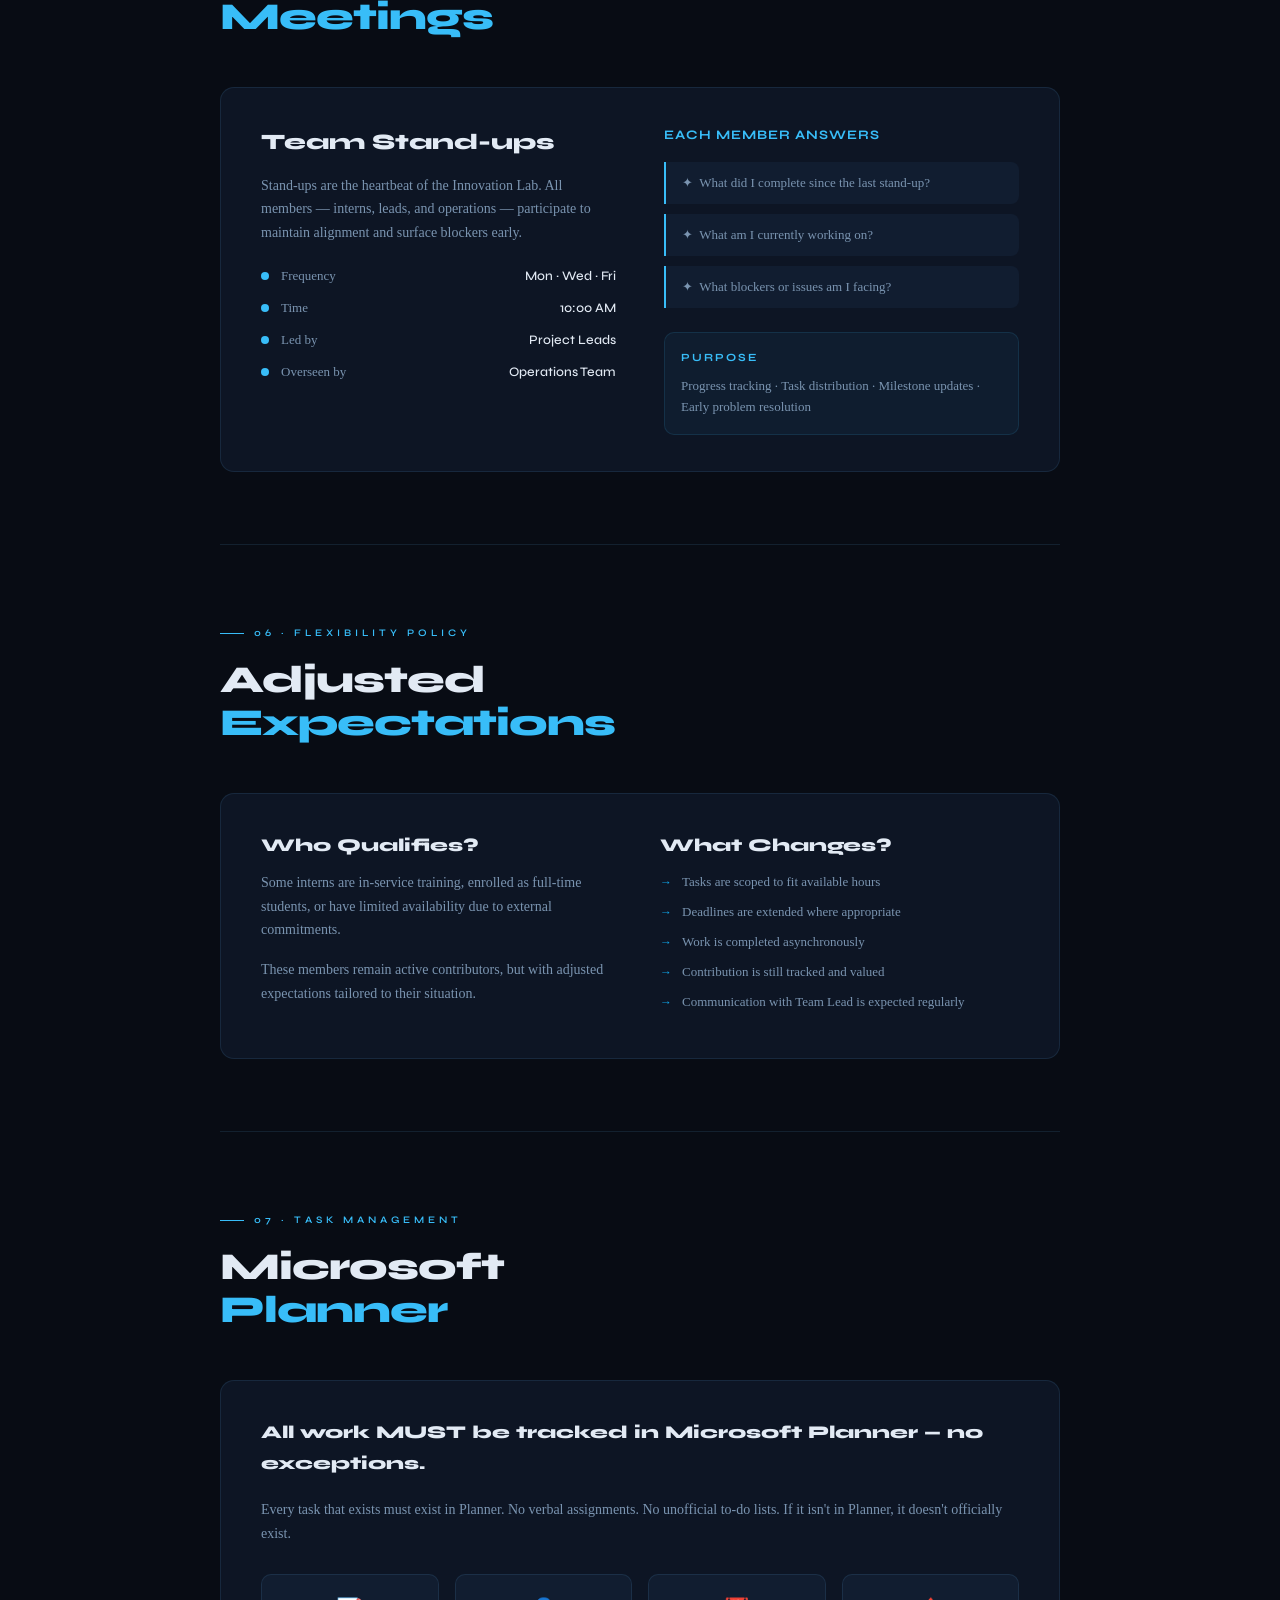
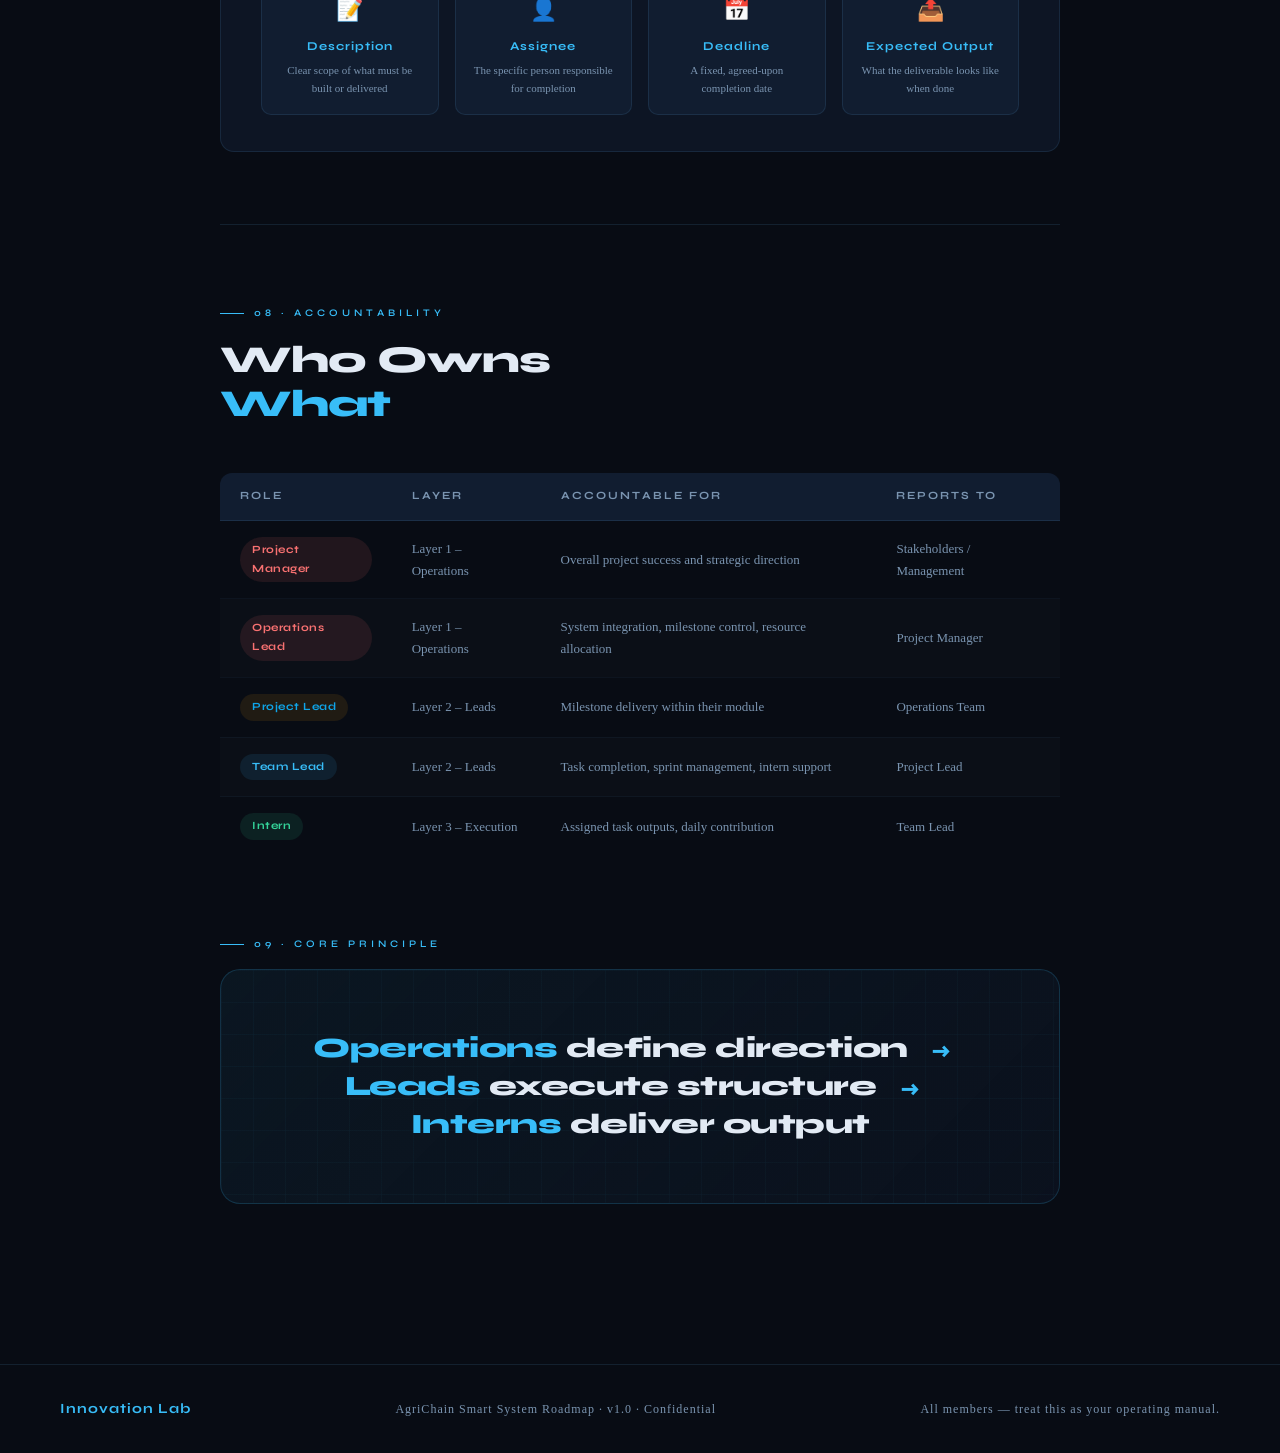
<file: innovation_lab_handbook.html>
<!DOCTYPE html>
<html lang="en">
<head>
<meta charset="UTF-8">
<meta name="viewport" content="width=device-width, initial-scale=1.0">
<title>Innovation Lab – Operations & Delivery Framework</title>
<meta name="description" content="Innovation Lab handbook for the AgriChain Smart System: six-phase 24-week roadmap, governance, workflow, approvals, and milestone delivery.">
<meta name="keywords" content="Innovation Lab, operations handbook, delivery framework, governance, team workflow, approvals, project milestones">
<meta name="author" content="Innovation Lab Operations Team">
<meta name="robots" content="index, follow">
<meta name="theme-color" content="#080c14">
<meta property="og:type" content="website">
<meta property="og:title" content="Innovation Lab – Operations & Delivery Framework">
<meta property="og:description" content="Internal handbook for command chain, execution standards, and coordinated team delivery.">
<meta property="og:site_name" content="Innovation Lab">
<meta name="twitter:card" content="summary_large_image">
<meta name="twitter:title" content="Innovation Lab – Operations & Delivery Framework">
<meta name="twitter:description" content="Operations handbook for team roles, approvals, and milestone delivery.">
<link rel="icon" type="image/svg+xml" href="data:image/svg+xml,%3Csvg xmlns='http://www.w3.org/2000/svg' viewBox='0 0 64 64'%3E%3Crect width='64' height='64' rx='12' fill='%23080c14'/%3E%3Cpath d='M16 48V16h7l18 20V16h7v32h-7L23 28v20z' fill='%2338bdf8'/%3E%3C/svg%3E">
<link rel="apple-touch-icon" href="data:image/svg+xml,%3Csvg xmlns='http://www.w3.org/2000/svg' viewBox='0 0 180 180'%3E%3Crect width='180' height='180' rx='32' fill='%23080c14'/%3E%3Cpath d='M44 132V48h18l44 52V48h18v84h-18L62 80v52z' fill='%2338bdf8'/%3E%3C/svg%3E">
<link href="https://fonts.googleapis.com/css2?family=Syne:wght@400;600;700;800&family=DM+Sans:ital,wght@0,300;0,400;0,500;1,300&display=swap" rel="stylesheet">
<style>
  :root {
    --bg: #080c14;
    --surface: #0d1524;
    --surface2: #111d30;
    --border: rgba(99,179,237,0.12);
    --accent: #38bdf8;
    --accent2: #f59e0b;
    --accent3: #34d399;
    --red: #f87171;
    --text: #e2eaf4;
    --muted: #7a94b0;
    --heading: #Syne, sans-serif;
  }

  * { margin: 0; padding: 0; box-sizing: border-box; }

  body {
    background: var(--bg);
    color: var(--text);
    font-family: 'DM Sans', sans-serif;
    font-size: 15px;
    line-height: 1.7;
    -webkit-print-color-adjust: exact;
    print-color-adjust: exact;
  }

  /* ── COVER ── */
  .cover {
    min-height: 100vh;
    display: flex;
    flex-direction: column;
    justify-content: center;
    padding: 80px 80px 60px;
    position: relative;
    overflow: hidden;
    page-break-after: always;
  }

  .cover::before {
    content: '';
    position: absolute;
    inset: 0;
    background:
      radial-gradient(ellipse 70% 60% at 80% 20%, rgba(56,189,248,0.12) 0%, transparent 60%),
      radial-gradient(ellipse 50% 50% at 10% 80%, rgba(245,158,11,0.08) 0%, transparent 55%);
    pointer-events: none;
  }

  .cover-grid {
    position: absolute;
    inset: 0;
    background-image:
      linear-gradient(rgba(56,189,248,0.04) 1px, transparent 1px),
      linear-gradient(90deg, rgba(56,189,248,0.04) 1px, transparent 1px);
    background-size: 48px 48px;
  }

  .cover-eyebrow {
    font-family: 'Syne', sans-serif;
    font-size: 11px;
    letter-spacing: 4px;
    text-transform: uppercase;
    color: var(--accent);
    margin-bottom: 28px;
    position: relative;
    display: flex;
    align-items: center;
    gap: 14px;
  }

  .cover-eyebrow::before {
    content: '';
    width: 40px;
    height: 1px;
    background: var(--accent);
  }

  .cover h1 {
    font-family: 'Syne', sans-serif;
    font-size: clamp(48px, 7vw, 88px);
    font-weight: 800;
    line-height: 1.0;
    letter-spacing: -2px;
    position: relative;
    margin-bottom: 24px;
    max-width: 700px;
  }

  .cover h1 span {
    color: var(--accent);
  }

  .cover-sub {
    font-size: 18px;
    color: var(--muted);
    font-weight: 300;
    max-width: 520px;
    line-height: 1.6;
    position: relative;
    margin-bottom: 28px;
  }

  .cover-link-row {
    display: flex;
    flex-wrap: wrap;
    gap: 12px;
    margin-bottom: 64px;
    position: relative;
  }

  .cover-link-btn {
    display: inline-flex;
    align-items: center;
    gap: 10px;
    background: rgba(56,189,248,0.1);
    border: 1px solid rgba(56,189,248,0.35);
    color: var(--accent);
    text-decoration: none;
    font-family: 'Syne', sans-serif;
    font-size: 12px;
    font-weight: 700;
    letter-spacing: 1.2px;
    text-transform: uppercase;
    padding: 10px 16px;
    border-radius: 999px;
    transition: all 0.2s ease;
  }

  .cover-link-btn:hover {
    background: rgba(56,189,248,0.18);
    border-color: rgba(56,189,248,0.5);
    color: #9ee6ff;
  }

  .cover-meta {
    display: flex;
    gap: 48px;
    position: relative;
  }

  .cover-meta-item {
    display: flex;
    flex-direction: column;
    gap: 4px;
  }

  .cover-meta-label {
    font-size: 10px;
    letter-spacing: 3px;
    text-transform: uppercase;
    color: var(--muted);
  }

  .cover-meta-value {
    font-family: 'Syne', sans-serif;
    font-size: 14px;
    font-weight: 700;
    color: var(--text);
  }

  .corner-decoration {
    position: absolute;
    bottom: 60px;
    right: 80px;
    display: flex;
    flex-direction: column;
    gap: 6px;
    align-items: flex-end;
  }

  .corner-bar {
    height: 3px;
    background: var(--accent);
    border-radius: 2px;
    opacity: 0.5;
  }

  /* ── MAIN CONTENT ── */
  .container {
    max-width: 960px;
    margin: 0 auto;
    padding: 80px 60px;
  }

  /* ── SECTION HEADERS ── */
  .section-label {
    display: inline-flex;
    align-items: center;
    gap: 10px;
    font-size: 10px;
    letter-spacing: 4px;
    text-transform: uppercase;
    color: var(--accent);
    margin-bottom: 16px;
    font-family: 'Syne', sans-serif;
    font-weight: 600;
  }

  .section-label::before {
    content: '';
    width: 24px;
    height: 1px;
    background: var(--accent);
  }

  h2.section-title {
    font-family: 'Syne', sans-serif;
    font-size: 38px;
    font-weight: 800;
    letter-spacing: -1px;
    line-height: 1.15;
    margin-bottom: 48px;
    color: var(--text);
  }

  h2.section-title em {
    font-style: normal;
    color: var(--accent);
  }

  /* ── INTRO ── */
  .intro-block {
    background: var(--surface);
    border: 1px solid var(--border);
    border-left: 3px solid var(--accent);
    border-radius: 12px;
    padding: 36px 40px;
    margin-bottom: 64px;
  }

  .intro-block p {
    color: var(--muted);
    font-size: 16px;
    margin-bottom: 20px;
  }

  .intro-block p:last-child { margin-bottom: 0; }

  .tag-row {
    display: flex;
    flex-wrap: wrap;
    gap: 10px;
    margin-top: 24px;
  }

  .tag {
    background: rgba(56,189,248,0.08);
    border: 1px solid rgba(56,189,248,0.2);
    color: var(--accent);
    font-size: 12px;
    font-family: 'Syne', sans-serif;
    font-weight: 600;
    letter-spacing: 1px;
    padding: 6px 14px;
    border-radius: 999px;
  }

  /* ── PAGE BREAK ── */
  .page-break { page-break-before: always; padding-top: 60px; }

  /* ── LAYER CARDS ── */
  .layers-grid {
    display: flex;
    flex-direction: column;
    gap: 32px;
    margin-bottom: 72px;
  }

  .layer-card {
    border-radius: 16px;
    padding: 40px 44px;
    position: relative;
    overflow: hidden;
    border: 1px solid transparent;
  }

  .layer-card::before {
    content: '';
    position: absolute;
    inset: 0;
    border-radius: 16px;
    pointer-events: none;
  }

  .layer-card.ops {
    background: linear-gradient(135deg, rgba(248,113,113,0.06) 0%, rgba(13,21,36,0.8) 60%);
    border-color: rgba(248,113,113,0.18);
  }

  .layer-card.leads {
    background: linear-gradient(135deg, rgba(245,158,11,0.06) 0%, rgba(13,21,36,0.8) 60%);
    border-color: rgba(245,158,11,0.18);
  }

  .layer-card.interns {
    background: linear-gradient(135deg, rgba(52,211,153,0.06) 0%, rgba(13,21,36,0.8) 60%);
    border-color: rgba(52,211,153,0.18);
  }

  .layer-number {
    font-family: 'Syne', sans-serif;
    font-size: 80px;
    font-weight: 800;
    position: absolute;
    top: 20px;
    right: 36px;
    opacity: 0.05;
    line-height: 1;
    letter-spacing: -4px;
    color: var(--text);
  }

  .layer-badge {
    display: inline-flex;
    align-items: center;
    gap: 8px;
    font-size: 10px;
    letter-spacing: 3px;
    text-transform: uppercase;
    font-family: 'Syne', sans-serif;
    font-weight: 700;
    padding: 5px 12px;
    border-radius: 999px;
    margin-bottom: 20px;
  }

  .layer-card.ops .layer-badge { color: var(--red); background: rgba(248,113,113,0.1); border: 1px solid rgba(248,113,113,0.2); }
  .layer-card.leads .layer-badge { color: var(--accent2); background: rgba(245,158,11,0.1); border: 1px solid rgba(245,158,11,0.2); }
  .layer-card.interns .layer-badge { color: var(--accent3); background: rgba(52,211,153,0.1); border: 1px solid rgba(52,211,153,0.2); }

  .layer-title {
    font-family: 'Syne', sans-serif;
    font-size: 26px;
    font-weight: 800;
    margin-bottom: 8px;
    color: var(--text);
  }

  .layer-subtitle {
    font-size: 13px;
    color: var(--muted);
    margin-bottom: 28px;
    font-style: italic;
  }

  .layer-members {
    display: flex;
    gap: 10px;
    flex-wrap: wrap;
    margin-bottom: 28px;
  }

  .member-chip {
    background: rgba(255,255,255,0.05);
    border: 1px solid rgba(255,255,255,0.08);
    padding: 6px 16px;
    border-radius: 8px;
    font-size: 13px;
    font-weight: 500;
  }

  .member-chip .role {
    font-size: 10px;
    color: var(--muted);
    display: block;
    letter-spacing: 1px;
    text-transform: uppercase;
  }

  .responsibilities {
    display: grid;
    grid-template-columns: repeat(auto-fit, minmax(200px, 1fr));
    gap: 16px;
  }

  .resp-item {
    background: rgba(255,255,255,0.03);
    border: 1px solid rgba(255,255,255,0.06);
    border-radius: 10px;
    padding: 16px 18px;
  }

  .resp-item-title {
    font-family: 'Syne', sans-serif;
    font-size: 12px;
    font-weight: 700;
    letter-spacing: 1px;
    text-transform: uppercase;
    margin-bottom: 6px;
  }

  .layer-card.ops .resp-item-title { color: var(--red); }
  .layer-card.leads .resp-item-title { color: var(--accent2); }
  .layer-card.interns .resp-item-title { color: var(--accent3); }

  .resp-item p {
    font-size: 13px;
    color: var(--muted);
    line-height: 1.5;
  }

  /* ── FLOW ── */
  .flow-section { margin-bottom: 72px; }

  .flow-steps {
    display: flex;
    flex-direction: column;
    gap: 0;
    position: relative;
  }

  .flow-step {
    display: grid;
    grid-template-columns: 60px 1fr;
    gap: 24px;
    position: relative;
  }

  .flow-step:not(:last-child)::after {
    content: '';
    position: absolute;
    left: 29px;
    top: 60px;
    bottom: -10px;
    width: 2px;
    background: linear-gradient(to bottom, var(--border), transparent);
  }

  .flow-num {
    width: 60px;
    height: 60px;
    border-radius: 50%;
    display: flex;
    align-items: center;
    justify-content: center;
    font-family: 'Syne', sans-serif;
    font-size: 20px;
    font-weight: 800;
    flex-shrink: 0;
    border: 2px solid;
    margin-bottom: 10px;
  }

  .flow-step:nth-child(1) .flow-num { color: var(--red); border-color: var(--red); background: rgba(248,113,113,0.08); }
  .flow-step:nth-child(2) .flow-num { color: var(--accent2); border-color: var(--accent2); background: rgba(245,158,11,0.08); }
  .flow-step:nth-child(3) .flow-num { color: var(--accent); border-color: var(--accent); background: rgba(56,189,248,0.08); }
  .flow-step:nth-child(4) .flow-num { color: var(--accent3); border-color: var(--accent3); background: rgba(52,211,153,0.08); }

  .flow-content { padding-top: 12px; padding-bottom: 32px; }

  .flow-content h4 {
    font-family: 'Syne', sans-serif;
    font-size: 18px;
    font-weight: 700;
    margin-bottom: 6px;
  }

  .flow-content p {
    color: var(--muted);
    font-size: 14px;
    margin-bottom: 12px;
  }

  .flow-example {
    background: var(--surface2);
    border: 1px solid var(--border);
    border-radius: 8px;
    padding: 12px 16px;
    font-size: 13px;
    color: var(--muted);
    font-style: italic;
  }

  .flow-example strong {
    color: var(--accent);
    font-style: normal;
  }

  /* ── MILESTONES ── */
  .milestones-section { margin-bottom: 72px; }

  .milestone-grid {
    display: grid;
    grid-template-columns: repeat(3, 1fr);
    gap: 24px;
  }

  .milestone-card {
    border-radius: 14px;
    padding: 32px 28px;
    border: 1px solid var(--border);
    background: var(--surface);
    position: relative;
    overflow: hidden;
  }

  .milestone-card::before {
    content: '';
    position: absolute;
    top: 0; left: 0; right: 0;
    height: 3px;
  }

  .milestone-card.phase1::before { background: var(--accent3); }
  .milestone-card.phase2::before { background: var(--accent2); }
  .milestone-card.phase3::before { background: var(--accent); }
  .milestone-card.phase4::before { background: #60a5fa; }
  .milestone-card.phase5::before { background: #f59e0b; }
  .milestone-card.phase6::before { background: #34d399; }

  .milestone-phase {
    font-size: 10px;
    letter-spacing: 3px;
    text-transform: uppercase;
    font-family: 'Syne', sans-serif;
    font-weight: 600;
    margin-bottom: 12px;
  }

  .milestone-card.phase1 .milestone-phase { color: var(--accent3); }
  .milestone-card.phase2 .milestone-phase { color: var(--accent2); }
  .milestone-card.phase3 .milestone-phase { color: var(--accent); }
  .milestone-card.phase4 .milestone-phase { color: #60a5fa; }
  .milestone-card.phase5 .milestone-phase { color: #f59e0b; }
  .milestone-card.phase6 .milestone-phase { color: #34d399; }

  .milestone-card h4 {
    font-family: 'Syne', sans-serif;
    font-size: 18px;
    font-weight: 800;
    margin-bottom: 20px;
    color: var(--text);
  }

  .milestone-items { list-style: none; display: flex; flex-direction: column; gap: 10px; }

  .milestone-items li {
    display: flex;
    align-items: flex-start;
    gap: 10px;
    font-size: 13px;
    color: var(--muted);
  }

  .milestone-items li::before {
    content: '';
    width: 6px;
    height: 6px;
    border-radius: 50%;
    flex-shrink: 0;
    margin-top: 6px;
  }

  .milestone-card.phase1 .milestone-items li::before { background: var(--accent3); }
  .milestone-card.phase2 .milestone-items li::before { background: var(--accent2); }
  .milestone-card.phase3 .milestone-items li::before { background: var(--accent); }
  .milestone-card.phase4 .milestone-items li::before { background: #60a5fa; }
  .milestone-card.phase5 .milestone-items li::before { background: #f59e0b; }
  .milestone-card.phase6 .milestone-items li::before { background: #34d399; }

  .milestone-grid.six-phase {
    grid-template-columns: repeat(3, 1fr);
  }

  .roadmap-table {
    width: 100%;
    border-collapse: collapse;
    margin: 24px 0 32px;
    font-size: 13px;
  }

  .roadmap-table th,
  .roadmap-table td {
    padding: 12px 14px;
    border: 1px solid var(--border);
    text-align: left;
    vertical-align: top;
  }

  .roadmap-table th {
    background: var(--surface);
    font-family: 'Syne', sans-serif;
    font-size: 11px;
    letter-spacing: 1px;
    text-transform: uppercase;
    color: var(--muted);
  }

  .roadmap-table td strong {
    color: var(--text);
  }

  /* ── MEETINGS ── */
  .meetings-section { margin-bottom: 72px; }

  .meeting-card {
    background: var(--surface);
    border: 1px solid var(--border);
    border-radius: 14px;
    padding: 36px 40px;
    display: grid;
    grid-template-columns: 1fr 1fr;
    gap: 48px;
    align-items: start;
  }

  .meeting-info h4 {
    font-family: 'Syne', sans-serif;
    font-size: 22px;
    font-weight: 800;
    margin-bottom: 12px;
  }

  .meeting-info p { color: var(--muted); font-size: 14px; margin-bottom: 20px; }

  .meeting-schedule {
    display: flex;
    flex-direction: column;
    gap: 10px;
  }

  .schedule-row {
    display: flex;
    align-items: center;
    gap: 12px;
    font-size: 13px;
  }

  .schedule-dot {
    width: 8px; height: 8px;
    border-radius: 50%;
    background: var(--accent);
    flex-shrink: 0;
  }

  .schedule-label { color: var(--muted); }
  .schedule-val { color: var(--text); font-weight: 500; margin-left: auto; font-family: 'Syne', sans-serif; font-size: 13px; }

  .standup-format h5 {
    font-family: 'Syne', sans-serif;
    font-size: 13px;
    font-weight: 700;
    letter-spacing: 1px;
    text-transform: uppercase;
    color: var(--accent);
    margin-bottom: 16px;
  }

  .standup-qs { list-style: none; display: flex; flex-direction: column; gap: 10px; }

  .standup-qs li {
    background: var(--surface2);
    border-left: 2px solid var(--accent);
    padding: 10px 16px;
    border-radius: 0 8px 8px 0;
    font-size: 13px;
    color: var(--muted);
  }

  /* ── ACCOUNTABILITY ── */
  .accountability-table {
    width: 100%;
    border-collapse: collapse;
    margin-bottom: 72px;
    border-radius: 12px;
    overflow: hidden;
  }

  .accountability-table thead tr {
    background: var(--surface2);
  }

  .accountability-table th {
    font-family: 'Syne', sans-serif;
    font-size: 11px;
    font-weight: 700;
    letter-spacing: 2px;
    text-transform: uppercase;
    color: var(--muted);
    padding: 14px 20px;
    text-align: left;
    border-bottom: 1px solid var(--border);
  }

  .accountability-table td {
    padding: 16px 20px;
    font-size: 13px;
    color: var(--muted);
    border-bottom: 1px solid rgba(99,179,237,0.05);
    vertical-align: middle;
  }

  .accountability-table tr:last-child td { border-bottom: none; }

  .accountability-table tr:nth-child(even) td { background: rgba(255,255,255,0.01); }

  .role-pill {
    display: inline-block;
    padding: 4px 12px;
    border-radius: 999px;
    font-family: 'Syne', sans-serif;
    font-size: 11px;
    font-weight: 700;
    letter-spacing: 0.5px;
  }

  .role-ops { color: var(--red); background: rgba(248,113,113,0.1); }
  .role-lead { color: var(--accent2); background: rgba(245,158,11,0.1); }
  .role-team { color: var(--accent); background: rgba(56,189,248,0.1); }
  .role-intern { color: var(--accent3); background: rgba(52,211,153,0.1); }

  /* ── POLICY ── */
  .policy-card {
    background: var(--surface);
    border: 1px solid var(--border);
    border-radius: 14px;
    padding: 36px 40px;
    margin-bottom: 72px;
    display: grid;
    grid-template-columns: 1fr 1fr;
    gap: 40px;
  }

  .policy-card h4 {
    font-family: 'Syne', sans-serif;
    font-size: 18px;
    font-weight: 800;
    margin-bottom: 10px;
  }

  .policy-card p { color: var(--muted); font-size: 14px; margin-bottom: 16px; }

  .policy-list { list-style: none; display: flex; flex-direction: column; gap: 8px; }

  .policy-list li {
    display: flex;
    align-items: flex-start;
    gap: 10px;
    font-size: 13px;
    color: var(--muted);
  }

  .policy-list li::before {
    content: '→';
    color: var(--accent2);
    font-size: 12px;
    flex-shrink: 0;
    margin-top: 1px;
  }

  /* ── PLANNER ── */
  .planner-block {
    background: var(--surface);
    border: 1px solid var(--border);
    border-radius: 14px;
    padding: 36px 40px;
    margin-bottom: 72px;
  }

  .planner-block h4 {
    font-family: 'Syne', sans-serif;
    font-size: 18px;
    font-weight: 800;
    margin-bottom: 20px;
  }

  .task-fields {
    display: grid;
    grid-template-columns: repeat(4, 1fr);
    gap: 16px;
  }

  .task-field {
    background: var(--surface2);
    border: 1px solid var(--border);
    border-radius: 10px;
    padding: 16px;
    text-align: center;
  }

  .task-field-icon {
    font-size: 22px;
    margin-bottom: 8px;
    display: block;
  }

  .task-field-name {
    font-family: 'Syne', sans-serif;
    font-size: 12px;
    font-weight: 700;
    color: var(--accent);
    letter-spacing: 1px;
  }

  .task-field-desc {
    font-size: 11px;
    color: var(--muted);
    margin-top: 4px;
  }

  /* ── PRINCIPLE ── */
  .principle-block {
    background: linear-gradient(135deg, rgba(56,189,248,0.06) 0%, rgba(13,21,36,0.6) 100%);
    border: 1px solid rgba(56,189,248,0.18);
    border-radius: 20px;
    padding: 60px 56px;
    text-align: center;
    margin-bottom: 80px;
    position: relative;
    overflow: hidden;
  }

  .principle-block::before {
    content: '';
    position: absolute;
    inset: 0;
    background-image:
      linear-gradient(rgba(56,189,248,0.03) 1px, transparent 1px),
      linear-gradient(90deg, rgba(56,189,248,0.03) 1px, transparent 1px);
    background-size: 32px 32px;
  }

  .principle-quote {
    font-family: 'Syne', sans-serif;
    font-size: 28px;
    font-weight: 800;
    line-height: 1.35;
    letter-spacing: -0.5px;
    position: relative;
    color: var(--text);
  }

  .principle-quote span { color: var(--accent); }

  .principle-arrow {
    color: var(--muted);
    font-size: 20px;
    margin: 0 16px;
  }

  /* ── FOOTER ── */
  .doc-footer {
    border-top: 1px solid var(--border);
    padding: 32px 60px;
    display: flex;
    justify-content: space-between;
    align-items: center;
    color: var(--muted);
    font-size: 12px;
    letter-spacing: 1px;
  }

  .footer-brand {
    font-family: 'Syne', sans-serif;
    font-weight: 700;
    font-size: 14px;
    color: var(--accent);
  }

  /* ── DIVIDER ── */
  .divider {
    height: 1px;
    background: var(--border);
    margin: 72px 0;
  }

  @media (max-width: 1024px) {
    .cover { padding: 64px 48px 52px; }
    .container { padding: 64px 40px; }
    .cover-meta { gap: 28px; flex-wrap: wrap; }
    .milestone-grid,
    .milestone-grid.six-phase { grid-template-columns: 1fr; }
    .task-fields { grid-template-columns: repeat(2, minmax(0, 1fr)); }
    .doc-footer { padding: 24px 40px; }
  }

  @media (max-width: 720px) {
    body { font-size: 14px; line-height: 1.6; }
    .cover { min-height: auto; padding: 48px 20px 42px; }
    .cover-eyebrow { letter-spacing: 2px; margin-bottom: 18px; }
    .cover h1 { font-size: clamp(36px, 14vw, 56px); margin-bottom: 16px; }
    .cover-sub { font-size: 16px; margin-bottom: 16px; }
    .cover-link-row { flex-direction: column; margin-bottom: 28px; }
    .cover-link-btn { width: 100%; justify-content: center; }
    .cover-meta { gap: 14px; }
    .cover-meta-item { min-width: 130px; }
    .corner-decoration { display: none; }
    .container { padding: 44px 20px; }
    h2.section-title { font-size: 30px; margin-bottom: 28px; }
    .intro-block, .layer-card, .meeting-card, .planner-block, .policy-card, .principle-block { padding: 22px 18px; }
    .layer-card { border-radius: 12px; }
    .responsibilities { grid-template-columns: 1fr; }
    .meeting-card, .policy-card { grid-template-columns: 1fr; gap: 18px; }
    .standup-qs { padding-left: 0; }
    .task-fields { grid-template-columns: 1fr; }
    .divider { margin: 48px 0; }
    .doc-footer { padding: 18px 20px; flex-direction: column; gap: 8px; align-items: flex-start; }
  }

  @media print {
    body { font-size: 13px; }
    .cover { page-break-after: always; }
    .page-break { page-break-before: always; }
    .milestone-grid { grid-template-columns: repeat(3, 1fr); }
    .task-fields { grid-template-columns: repeat(4, 1fr); }
  }
</style>
<link rel="stylesheet" href="css/theme.css">
<link rel="stylesheet" href="css/site-nav.css">
</head>
<body data-lab-page="handbook">
<div id="lab-site-nav"></div>

<!-- ══════════════════════ COVER PAGE ══════════════════════ -->
<div class="cover">
  <div class="cover-grid"></div>

  <div class="cover-eyebrow">Internal Operations Document · Confidential</div>

  <h1>Innovation<br><span>Lab</span></h1>

  <p class="cover-sub">
    Operations &amp; Delivery Framework — defining how we build, lead, and deliver a unified technology platform across all domains.
  </p>
  <div class="cover-link-row">
    <a class="cover-link-btn" href="index.html">← Innovation Lab Hub</a>
    <a class="cover-link-btn" href="agrichain.html">Open AgriChain Plan →</a>
    <a class="cover-link-btn" href="stars-supabase.html">STARS Documentation →</a>
    <a class="cover-link-btn" href="stars-submit.html">STARS Submit Story →</a>
    <a class="cover-link-btn" href="new.html">Submit Progress Report →</a>
  </div>

  <div class="cover-meta">
    <div class="cover-meta-item">
      <span class="cover-meta-label">Document Type</span>
      <span class="cover-meta-value">Operations Handbook</span>
    </div>
    <div class="cover-meta-item">
      <span class="cover-meta-label">Audience</span>
      <span class="cover-meta-value">All Members</span>
    </div>
    <div class="cover-meta-item">
      <span class="cover-meta-label">Version</span>
      <span class="cover-meta-value">1.0</span>
    </div>
    <div class="cover-meta-item">
      <span class="cover-meta-label">Year</span>
      <span class="cover-meta-value">2025</span>
    </div>
  </div>

  <div class="corner-decoration">
    <div class="corner-bar" style="width:80px"></div>
    <div class="corner-bar" style="width:50px; opacity:.3"></div>
    <div class="corner-bar" style="width:30px; opacity:.15"></div>
  </div>
</div>

<!-- ══════════════════════ SECTION 1: INTRO ══════════════════════ -->
<div class="container">

  <div class="section-label">01 · Introduction</div>
  <h2 class="section-title">What is the<br><em>Innovation Lab?</em></h2>

  <div class="intro-block">
    <p>
      The Innovation Lab is a <strong>multi-disciplinary software and technology development environment</strong>. It is not a collection of separate mini-projects — it is a <strong>single, long-term integrated platform</strong> built across multiple technology domains simultaneously.
    </p>
    <p>
      Every team, every intern, every lead contributes to <strong>one unified product</strong> — the <strong>AgriChain Smart System</strong>, the Innovation Lab flagship project. The platform connects AI, cybersecurity, cloud infrastructure, IoT (including drone monitoring), software engineering, and optional blockchain traceability into a coherent, working system over <strong>6 months (24 weeks)</strong>.
    </p>
    <div class="tag-row">
      <span class="tag">Artificial Intelligence &amp; Machine Learning</span>
      <span class="tag">Internet of Things (IoT)</span>
      <span class="tag">Drone Technology (IoT sub-stream)</span>
      <span class="tag">Cloud Computing</span>
      <span class="tag">Software Engineering</span>
      <span class="tag">Cybersecurity</span>
      <span class="tag">Blockchain &amp; Traceability</span>
    </div>
  </div>

  <div class="divider"></div>

  <!-- ══════════════════════ SECTION 2: STRUCTURE ══════════════════════ -->
  <div class="section-label">02 · Organisational Structure</div>
  <h2 class="section-title">Three Layers of<br><em>Leadership</em></h2>

  <div class="layers-grid">

    <!-- Layer 1 -->
    <div class="layer-card ops">
      <div class="layer-number">1</div>
      <div class="layer-badge">● Layer 1</div>
      <div class="layer-title">Operations Team</div>
      <div class="layer-subtitle">Long-term strategic control &amp; system integration</div>

      <div class="layer-members">
        <div class="member-chip">
          <span class="role">Project Manager</span>
          Jabu
        </div>
        <div class="member-chip">
          <span class="role">Operations Lead</span>
          Ntokozo
        </div>
      </div>

      <div class="responsibilities">
        <div class="resp-item">
          <div class="resp-item-title">Long-Term Milestones</div>
          <p>Defining project phases, setting major deliverables, and ensuring system integration across all squads.</p>
        </div>
        <div class="resp-item">
          <div class="resp-item-title">System Coordination</div>
          <p>Ensuring all squads work toward one unified platform, preventing duplication of work.</p>
        </div>
        <div class="resp-item">
          <div class="resp-item-title">Performance Control</div>
          <p>Monitoring progress across all teams, identifying delays, and reassigning resources when needed.</p>
        </div>
        <div class="resp-item">
          <div class="resp-item-title">Integration Oversight</div>
          <p>Ensuring AI, Security, Cloud, IoT (including Drone Technology), and Software Engineering modules connect into one AgriChain Smart System.</p>
        </div>
      </div>
    </div>

    <!-- Layer 2 -->
    <div class="layer-card leads">
      <div class="layer-number">2</div>
      <div class="layer-badge">● Layer 2</div>
      <div class="layer-title">Project &amp; Team Leads</div>
      <div class="layer-subtitle">Mid-level execution — the bridge between vision and delivery</div>

      <div class="layer-members">
        <div class="member-chip">
          <span class="role">Scope</span>
          One lead per major system/module
        </div>
        <div class="member-chip">
          <span class="role">Sub-leads</span>
          Assigned within each project
        </div>
      </div>

      <div class="responsibilities">
        <div class="resp-item">
          <div class="resp-item-title">Task Management</div>
          <p>Creating and assigning tasks in Microsoft Planner, tracking progress daily.</p>
        </div>
        <div class="resp-item">
          <div class="resp-item-title">Sprint Execution</div>
          <p>Managing 1–2 week development cycles and ensuring features are completed incrementally.</p>
        </div>
        <div class="resp-item">
          <div class="resp-item-title">Milestone Delivery</div>
          <p>Breaking down milestones into actionable weekly tasks and ensuring sprint completion.</p>
        </div>
        <div class="resp-item">
          <div class="resp-item-title">Reporting</div>
          <p>Reporting progress to Operations Team during stand-up meetings.</p>
        </div>
      </div>
    </div>

    <!-- Layer 3 -->
    <div class="layer-card interns">
      <div class="layer-number">3</div>
      <div class="layer-badge">● Layer 3</div>
      <div class="layer-title">Interns</div>
      <div class="layer-subtitle">Short-term execution — the building force that ships the product</div>

      <div class="responsibilities">
        <div class="resp-item">
          <div class="resp-item-title">Task Execution</div>
          <p>Completing clearly defined assigned tasks and following instructions from Team Leads.</p>
        </div>
        <div class="resp-item">
          <div class="resp-item-title">Feature Delivery</div>
          <p>Building UI components, API endpoints, tests, documentation, and research outputs.</p>
        </div>
        <div class="resp-item">
          <div class="resp-item-title">Daily Contribution</div>
          <p>Delivering small, focused outputs on a daily basis as defined by their assigned tasks.</p>
        </div>
        <div class="resp-item">
          <div class="resp-item-title">Feedback Loop</div>
          <p>Submitting outputs through Planner and receiving structured feedback from Team Leads.</p>
        </div>
      </div>
    </div>

  </div><!-- /layers-grid -->

</div><!-- /container -->

<!-- ══════════════════════ SECTION 3: WORK FLOW ══════════════════════ -->
<div class="container page-break">

  <div class="section-label">03 · Work Model</div>
  <h2 class="section-title">How Work<br><em>Flows</em></h2>

  <div class="flow-section">
    <div class="flow-steps">

      <div class="flow-step">
        <div class="flow-num">1</div>
        <div class="flow-content">
          <h4>Operations Team Sets Direction</h4>
          <p>The Operations Team defines the long-term milestone — what the system must achieve and by when.</p>
          <div class="flow-example">
            <strong>Example:</strong> "Build an AI-powered smart platform with a secure cloud backend and real-time IoT data feeds."
          </div>
        </div>
      </div>

      <div class="flow-step">
        <div class="flow-num">2</div>
        <div class="flow-content">
          <h4>Teams Clarify Roles &amp; Research Options</h4>
          <p>At kickoff, each team clears role ownership, then researches technology and simulation options for its domain before implementation begins.</p>
          <div class="flow-example">
            <strong>Rule:</strong> Technology stacks are recommended guidance, not compulsory. Alternatives are allowed with justification.
          </div>
        </div>
      </div>

      <div class="flow-step">
        <div class="flow-num">3</div>
        <div class="flow-content">
          <h4>Feasibility Review &amp; Operations Approval</h4>
          <p>Each team runs an internal feasibility discussion, then presents findings to Operations for approval on architecture, tooling, and integration impacts.</p>
          <div class="flow-example">
            <strong>Approval Gate:</strong> Team Members -> Team Leads -> Operations Lead -> Project Manager
          </div>
        </div>
      </div>

      <div class="flow-step">
        <div class="flow-num">4</div>
        <div class="flow-content">
          <h4>Teams Execute, Collaborate &amp; Submit</h4>
          <p>After approval, teams execute tasks in Planner and collaborate across domains for shared APIs, data contracts, security controls, and deployment readiness.</p>
          <div class="flow-example">
            <strong>Output:</strong> Code commits, design files, test reports, documentation — all tracked in Planner.
          </div>
        </div>
      </div>

    </div>
  </div>

  <div class="divider"></div>

  <!-- ══════════════════════ SECTION 4: MILESTONES ══════════════════════ -->
  <div class="section-label">04 · Milestones</div>
  <h2 class="section-title">Six-Phase<br><em>AgriChain Roadmap</em></h2>

  <div style="margin: 0 0 24px; padding: 14px 16px; background: rgba(56,189,248,0.06); border: 1px solid rgba(56,189,248,0.18); border-radius: 10px; color: var(--muted); font-size: 13px;">
  <strong style="color: var(--text);">Project duration:</strong> 6 months (24 weeks).
  <strong style="color: var(--text);">Kickoff:</strong> 06 May 2026 — project brief, role clearance, and technology research planning.
  Phases follow the publication-quality AgriChain Smart System Full Roadmap; Operations approves each milestone gate before teams advance.
  </div>

  <table class="roadmap-table">
    <thead>
      <tr>
        <th>Phase</th>
        <th>Duration</th>
        <th>Focus</th>
        <th>Milestone Gate</th>
      </tr>
    </thead>
    <tbody>
      <tr>
        <td><strong>Phase 1</strong></td>
        <td>Week 1</td>
        <td>Research, Discovery, and Planning</td>
        <td>Milestone 1: Research and stream contribution approved</td>
      </tr>
      <tr>
        <td><strong>Phase 2</strong></td>
        <td>Weeks 2–5</td>
        <td>Applied Technical Skills Development</td>
        <td>Milestone 2: Functional stream prototypes completed</td>
      </tr>
      <tr>
        <td><strong>Phase 3</strong></td>
        <td>Weeks 6–9</td>
        <td>Innovation and Prototype Enhancement</td>
        <td>Milestone 3: Enhanced prototypes approved</td>
      </tr>
      <tr>
        <td><strong>Phase 4</strong></td>
        <td>Weeks 10–16</td>
        <td>System Integration</td>
        <td>Milestone 4: Integrated AgriChain Smart System completed</td>
      </tr>
      <tr>
        <td><strong>Phase 5</strong></td>
        <td>Weeks 17–20</td>
        <td>Testing and Validation</td>
        <td>Milestone 5: Validation passed</td>
      </tr>
      <tr>
        <td><strong>Phase 6</strong></td>
        <td>Weeks 21–24</td>
        <td>Showcase and Deployment</td>
        <td>Milestone 6: AgriChain Smart System Version 1.0 released</td>
      </tr>
    </tbody>
  </table>

  <div class="milestones-section">
    <div class="milestone-grid six-phase">

      <div class="milestone-card phase1">
        <div class="milestone-phase">Phase 1 · Week 1</div>
        <h4>Research &amp; Discovery</h4>
        <ul class="milestone-items">
          <li>Common problem-domain literature review (all streams)</li>
          <li>Stream research &amp; discovery reports</li>
          <li>Stream presentations to Operations</li>
          <li>Proposed stream contributions approved</li>
        </ul>
      </div>

      <div class="milestone-card phase2">
        <div class="milestone-phase">Phase 2 · Weeks 2–5</div>
        <h4>Applied Technical Skills</h4>
        <ul class="milestone-items">
          <li>Stream implementation progress reports</li>
          <li>Stream demonstrations</li>
          <li>Preliminary AgriChain components per stream</li>
          <li>IoT: smart irrigation &amp; monitoring; Drone: aerial monitoring prototype</li>
        </ul>
      </div>

      <div class="milestone-card phase3">
        <div class="milestone-phase">Phase 3 · Weeks 6–9</div>
        <h4>Innovation &amp; Enhancement</h4>
        <ul class="milestone-items">
          <li>Enhanced stream prototypes</li>
          <li>Innovation enhancement reports</li>
          <li>Prototype demonstrations</li>
          <li>Value-add beyond Phase 2 explained per stream</li>
        </ul>
      </div>

      <div class="milestone-card phase4">
        <div class="milestone-phase">Phase 4 · Weeks 10–16</div>
        <h4>System Integration</h4>
        <ul class="milestone-items">
          <li>Integrated AgriChain Smart System</li>
          <li>Integration documentation</li>
          <li>API, database, cloud &amp; security integration</li>
          <li>End-to-end system demonstration</li>
        </ul>
      </div>

      <div class="milestone-card phase5">
        <div class="milestone-phase">Phase 5 · Weeks 17–20</div>
        <h4>Testing &amp; Validation</h4>
        <ul class="milestone-items">
          <li>Functional, security &amp; performance testing</li>
          <li>Testing and validation reports</li>
          <li>User acceptance testing</li>
          <li>Updated AgriChain Smart System</li>
        </ul>
      </div>

      <div class="milestone-card phase6">
        <div class="milestone-phase">Phase 6 · Weeks 21–24</div>
        <h4>Showcase &amp; Deployment</h4>
        <ul class="milestone-items">
          <li>AgriChain Smart System Version 1.0</li>
          <li>Final project report &amp; showcase presentation</li>
          <li>Student technical portfolios</li>
          <li>Industry engagement &amp; research dissemination</li>
        </ul>
      </div>

    </div>
  </div>

  <div class="divider"></div>

  <div class="section-label">04b · Governance</div>
  <h2 class="section-title">Phase Entry &amp;<br><em>Exit Criteria</em></h2>

  <table class="roadmap-table">
    <thead>
      <tr>
        <th>Phase</th>
        <th>Entry</th>
        <th>Exit (Operations approval required)</th>
      </tr>
    </thead>
    <tbody>
      <tr>
        <td><strong>Phase 1</strong></td>
        <td>Briefing complete; streams assigned</td>
        <td>Research reports &amp; stream contributions approved</td>
      </tr>
      <tr>
        <td><strong>Phase 2</strong></td>
        <td>Phase 1 approved; technologies selected</td>
        <td>Preliminary functional component per stream</td>
      </tr>
      <tr>
        <td><strong>Phase 3</strong></td>
        <td>Initial prototypes available</td>
        <td>Enhanced prototypes &amp; innovation reports</td>
      </tr>
      <tr>
        <td><strong>Phase 4</strong></td>
        <td>Enhanced prototypes ready</td>
        <td>Integrated system demonstrated with docs</td>
      </tr>
      <tr>
        <td><strong>Phase 5</strong></td>
        <td>Integrated system ready for test</td>
        <td>Validation complete; defects corrected</td>
      </tr>
      <tr>
        <td><strong>Phase 6</strong></td>
        <td>Validated system ready</td>
        <td>Version 1.0 released; portfolios &amp; showcase done</td>
      </tr>
    </tbody>
  </table>

  <div class="divider"></div>

  <div class="section-label">04c · Success Measures</div>
  <h2 class="section-title">Performance<br><em>Indicators</em></h2>
  <p style="color: var(--muted); font-size: 14px; margin-bottom: 20px;">Key targets from the publication roadmap (streams may document evidence in progress reports).</p>

  <table class="roadmap-table">
    <thead>
      <tr>
        <th>Area</th>
        <th>Success Indicator (examples)</th>
      </tr>
    </thead>
    <tbody>
      <tr><td><strong>AI</strong></td><td>Crop ID ≥80%; disease diagnosis ≥75%; recommendation satisfaction ≥80%</td></tr>
      <tr><td><strong>IoT</strong></td><td>Sensor data loss ≤10%; irrigation automation; ≥15% reduction in scheduled water output</td></tr>
      <tr><td><strong>Drone</strong></td><td>Full field map coverage; ≥5 cm/px resolution; ≥75% health-zone accuracy; ≥5% AI accuracy gain from drone imagery</td></tr>
      <tr><td><strong>Cloud</strong></td><td>≥95% uptime; main page &lt;5s on simulated 3G; &lt;3s response under load test</td></tr>
      <tr><td><strong>Cybersecurity</strong></td><td>AES-256 at rest; HTTPS enforced; 100% RBAC block rate on unauthorised tests</td></tr>
      <tr><td><strong>Software Engineering</strong></td><td>Usable farmer dashboard; role-specific access; integrated modules; stakeholder feedback</td></tr>
    </tbody>
  </table>

</div>

<!-- ══════════════════════ SECTION 5: MEETINGS ══════════════════════ -->
<div class="container">

  <div class="section-label">05 · Meeting Structure</div>
  <h2 class="section-title">Stand-up<br><em>Meetings</em></h2>

  <div class="meetings-section">
    <div class="meeting-card">

      <div class="meeting-info">
        <h4>Team Stand-ups</h4>
        <p>Stand-ups are the heartbeat of the Innovation Lab. All members — interns, leads, and operations — participate to maintain alignment and surface blockers early.</p>

        <div class="meeting-schedule">
          <div class="schedule-row">
            <div class="schedule-dot"></div>
            <span class="schedule-label">Frequency</span>
            <span class="schedule-val">Mon · Wed · Fri</span>
          </div>
          <div class="schedule-row">
            <div class="schedule-dot"></div>
            <span class="schedule-label">Time</span>
            <span class="schedule-val">10:00 AM</span>
          </div>
          <div class="schedule-row">
            <div class="schedule-dot"></div>
            <span class="schedule-label">Led by</span>
            <span class="schedule-val">Project Leads</span>
          </div>
          <div class="schedule-row">
            <div class="schedule-dot"></div>
            <span class="schedule-label">Overseen by</span>
            <span class="schedule-val">Operations Team</span>
          </div>
        </div>
      </div>

      <div class="standup-format">
        <h5>Each Member Answers</h5>
        <ul class="standup-qs">
          <li>✦ &nbsp;What did I complete since the last stand-up?</li>
          <li>✦ &nbsp;What am I currently working on?</li>
          <li>✦ &nbsp;What blockers or issues am I facing?</li>
        </ul>

        <div style="margin-top: 24px; padding: 16px; background: rgba(56,189,248,0.05); border: 1px solid rgba(56,189,248,0.12); border-radius: 10px;">
          <div style="font-family: 'Syne', sans-serif; font-size: 11px; font-weight: 700; color: var(--accent); letter-spacing: 2px; text-transform: uppercase; margin-bottom: 8px;">Purpose</div>
          <p style="font-size: 13px; color: var(--muted); line-height: 1.6;">Progress tracking · Task distribution · Milestone updates · Early problem resolution</p>
        </div>
      </div>

    </div>
  </div>

  <div class="divider"></div>

  <!-- ══════════════════════ SECTION 6: FLEXIBILITY ══════════════════════ -->
  <div class="section-label">06 · Flexibility Policy</div>
  <h2 class="section-title">Adjusted<br><em>Expectations</em></h2>

  <div class="policy-card">
    <div>
      <h4>Who Qualifies?</h4>
      <p>Some interns are in-service training, enrolled as full-time students, or have limited availability due to external commitments.</p>
      <p>These members remain active contributors, but with adjusted expectations tailored to their situation.</p>
    </div>
    <div>
      <h4>What Changes?</h4>
      <ul class="policy-list">
        <li>Tasks are scoped to fit available hours</li>
        <li>Deadlines are extended where appropriate</li>
        <li>Work is completed asynchronously</li>
        <li>Contribution is still tracked and valued</li>
        <li>Communication with Team Lead is expected regularly</li>
      </ul>
    </div>
  </div>

  <div class="divider"></div>

  <!-- ══════════════════════ SECTION 7: TASK MANAGEMENT ══════════════════════ -->
  <div class="section-label">07 · Task Management</div>
  <h2 class="section-title">Microsoft<br><em>Planner</em></h2>

  <div class="planner-block">
    <h4>All work MUST be tracked in Microsoft Planner — no exceptions.</h4>
    <p style="color: var(--muted); font-size: 14px; margin-bottom: 28px;">
      Every task that exists must exist in Planner. No verbal assignments. No unofficial to-do lists. If it isn't in Planner, it doesn't officially exist.
    </p>

    <div class="task-fields">
      <div class="task-field">
        <span class="task-field-icon">📝</span>
        <div class="task-field-name">Description</div>
        <div class="task-field-desc">Clear scope of what must be built or delivered</div>
      </div>
      <div class="task-field">
        <span class="task-field-icon">👤</span>
        <div class="task-field-name">Assignee</div>
        <div class="task-field-desc">The specific person responsible for completion</div>
      </div>
      <div class="task-field">
        <span class="task-field-icon">📅</span>
        <div class="task-field-name">Deadline</div>
        <div class="task-field-desc">A fixed, agreed-upon completion date</div>
      </div>
      <div class="task-field">
        <span class="task-field-icon">📤</span>
        <div class="task-field-name">Expected Output</div>
        <div class="task-field-desc">What the deliverable looks like when done</div>
      </div>
    </div>
  </div>

  <div class="divider"></div>

  <!-- ══════════════════════ SECTION 8: ACCOUNTABILITY ══════════════════════ -->
  <div class="section-label">08 · Accountability</div>
  <h2 class="section-title">Who Owns<br><em>What</em></h2>

  <table class="accountability-table">
    <thead>
      <tr>
        <th>Role</th>
        <th>Layer</th>
        <th>Accountable For</th>
        <th>Reports To</th>
      </tr>
    </thead>
    <tbody>
      <tr>
        <td><span class="role-pill role-ops">Project Manager</span></td>
        <td>Layer 1 – Operations</td>
        <td>Overall project success and strategic direction</td>
        <td>Stakeholders / Management</td>
      </tr>
      <tr>
        <td><span class="role-pill role-ops">Operations Lead</span></td>
        <td>Layer 1 – Operations</td>
        <td>System integration, milestone control, resource allocation</td>
        <td>Project Manager</td>
      </tr>
      <tr>
        <td><span class="role-pill role-lead">Project Lead</span></td>
        <td>Layer 2 – Leads</td>
        <td>Milestone delivery within their module</td>
        <td>Operations Team</td>
      </tr>
      <tr>
        <td><span class="role-pill role-team">Team Lead</span></td>
        <td>Layer 2 – Leads</td>
        <td>Task completion, sprint management, intern support</td>
        <td>Project Lead</td>
      </tr>
      <tr>
        <td><span class="role-pill role-intern">Intern</span></td>
        <td>Layer 3 – Execution</td>
        <td>Assigned task outputs, daily contribution</td>
        <td>Team Lead</td>
      </tr>
    </tbody>
  </table>

  <!-- ══════════════════════ PRINCIPLE ══════════════════════ -->
  <div class="section-label">09 · Core Principle</div>

  <div class="principle-block">
    <div class="principle-quote">
      <span>Operations</span> define direction
      <span class="principle-arrow">→</span>
      <span>Leads</span> execute structure
      <span class="principle-arrow">→</span>
      <span>Interns</span> deliver output
    </div>
  </div>

</div>

<!-- FOOTER -->
<div class="doc-footer">
  <span class="footer-brand">Innovation Lab</span>
  <span>AgriChain Smart System Roadmap · v1.0 · Confidential</span>
  <span>All members — treat this as your operating manual.</span>
</div>

<script src="js/site-nav.js"></script>
</body>
</html>
</file>
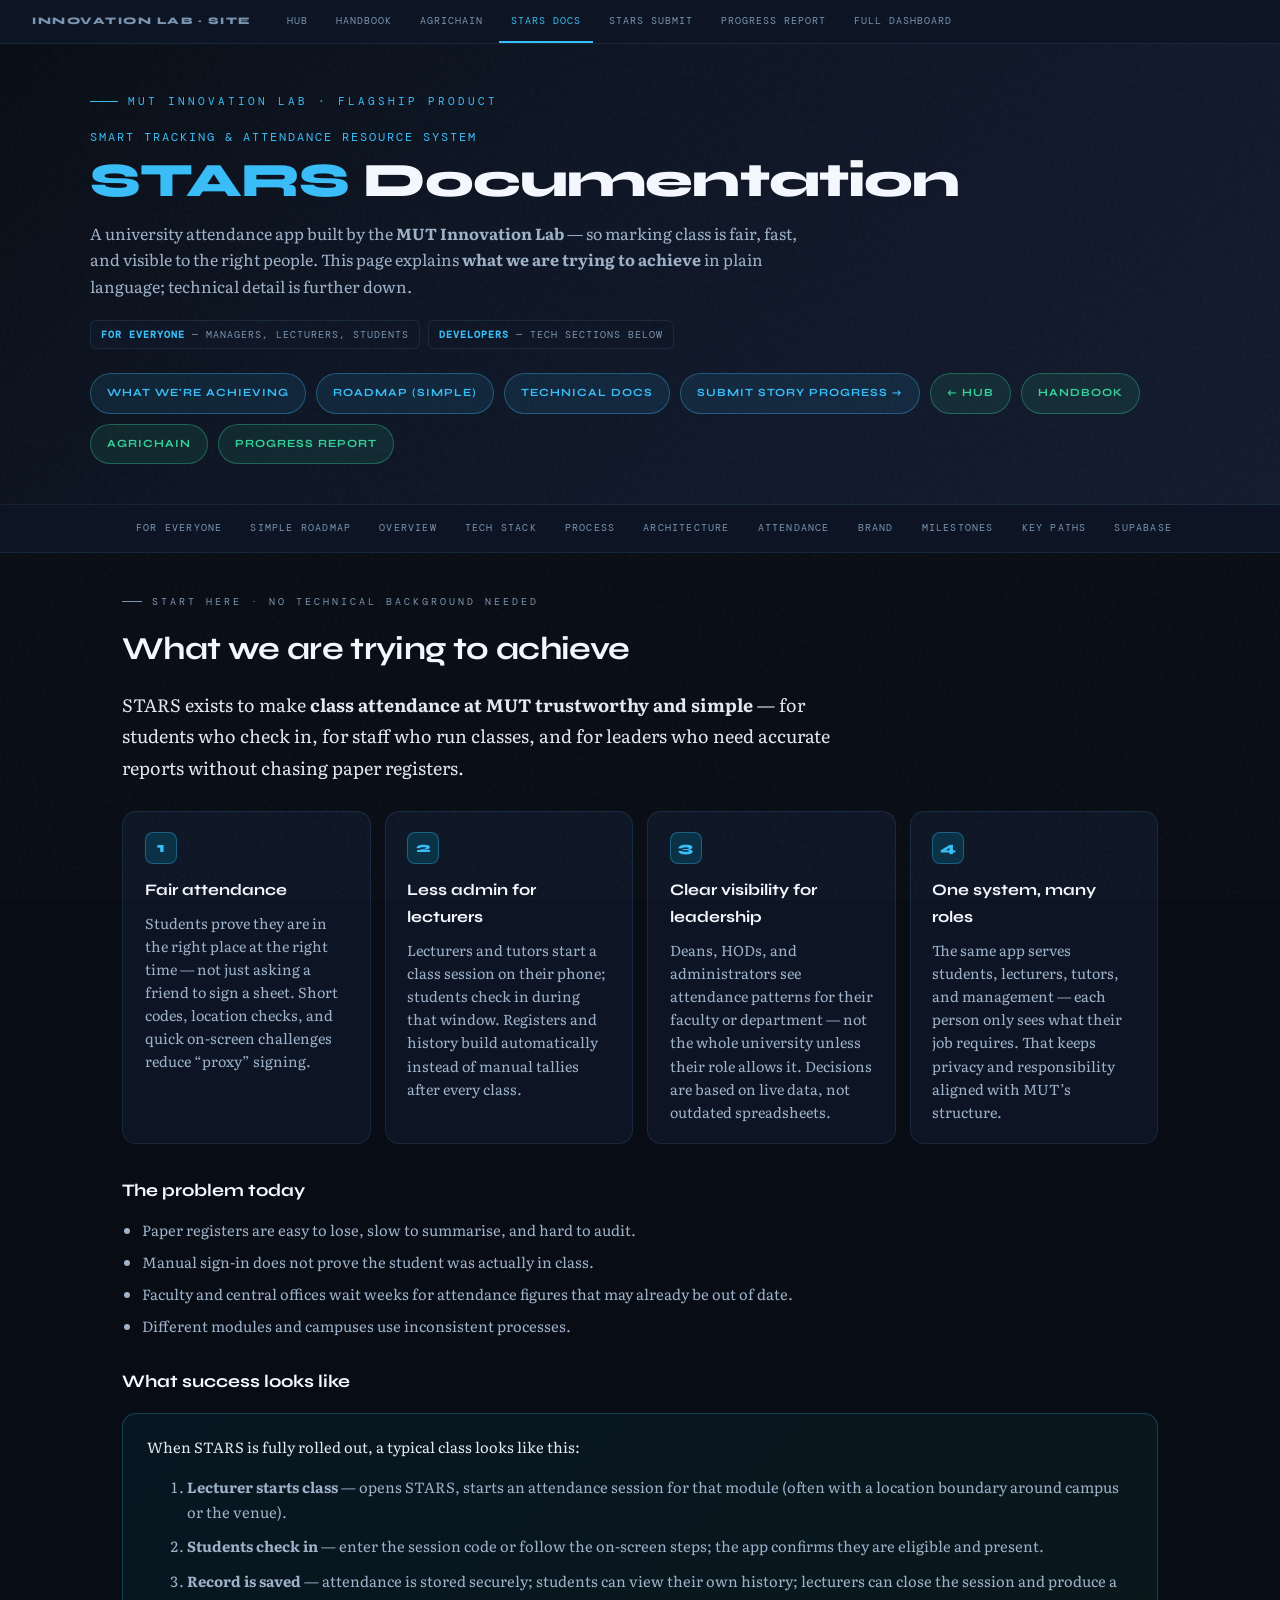
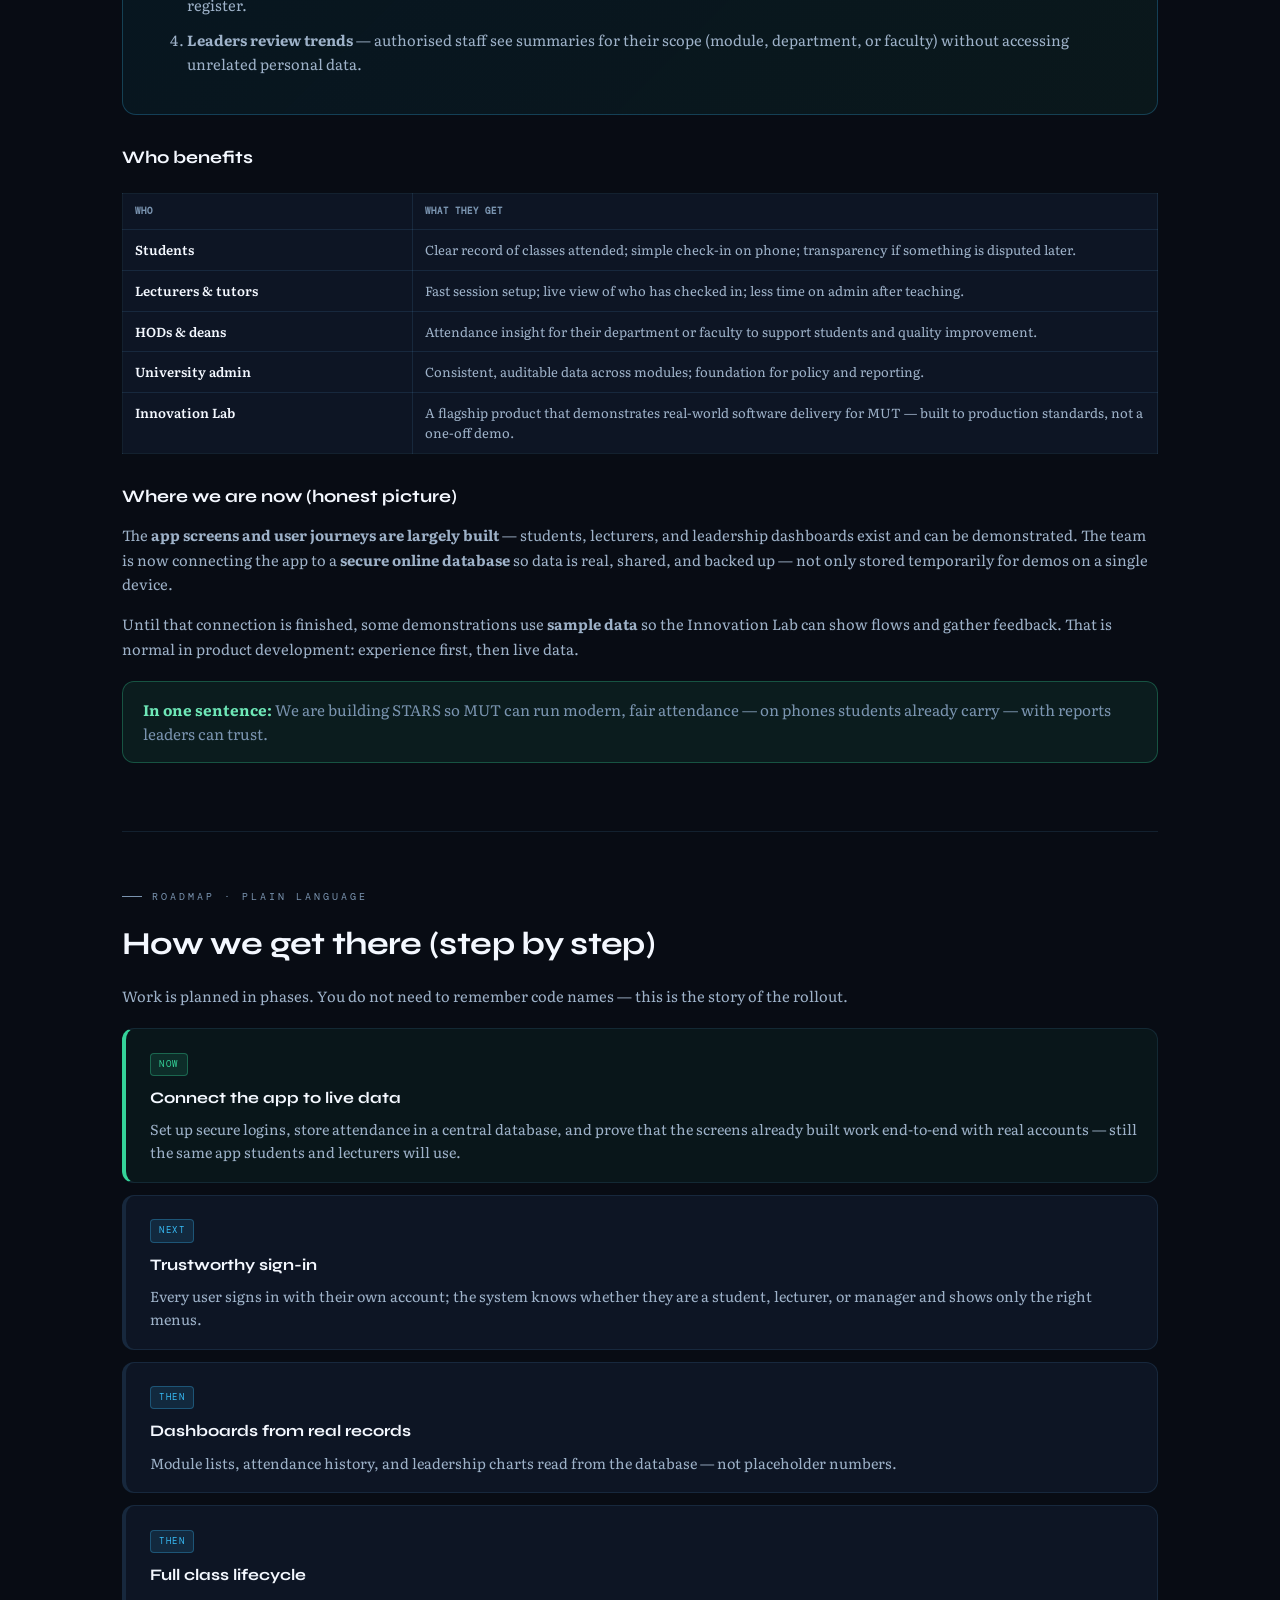
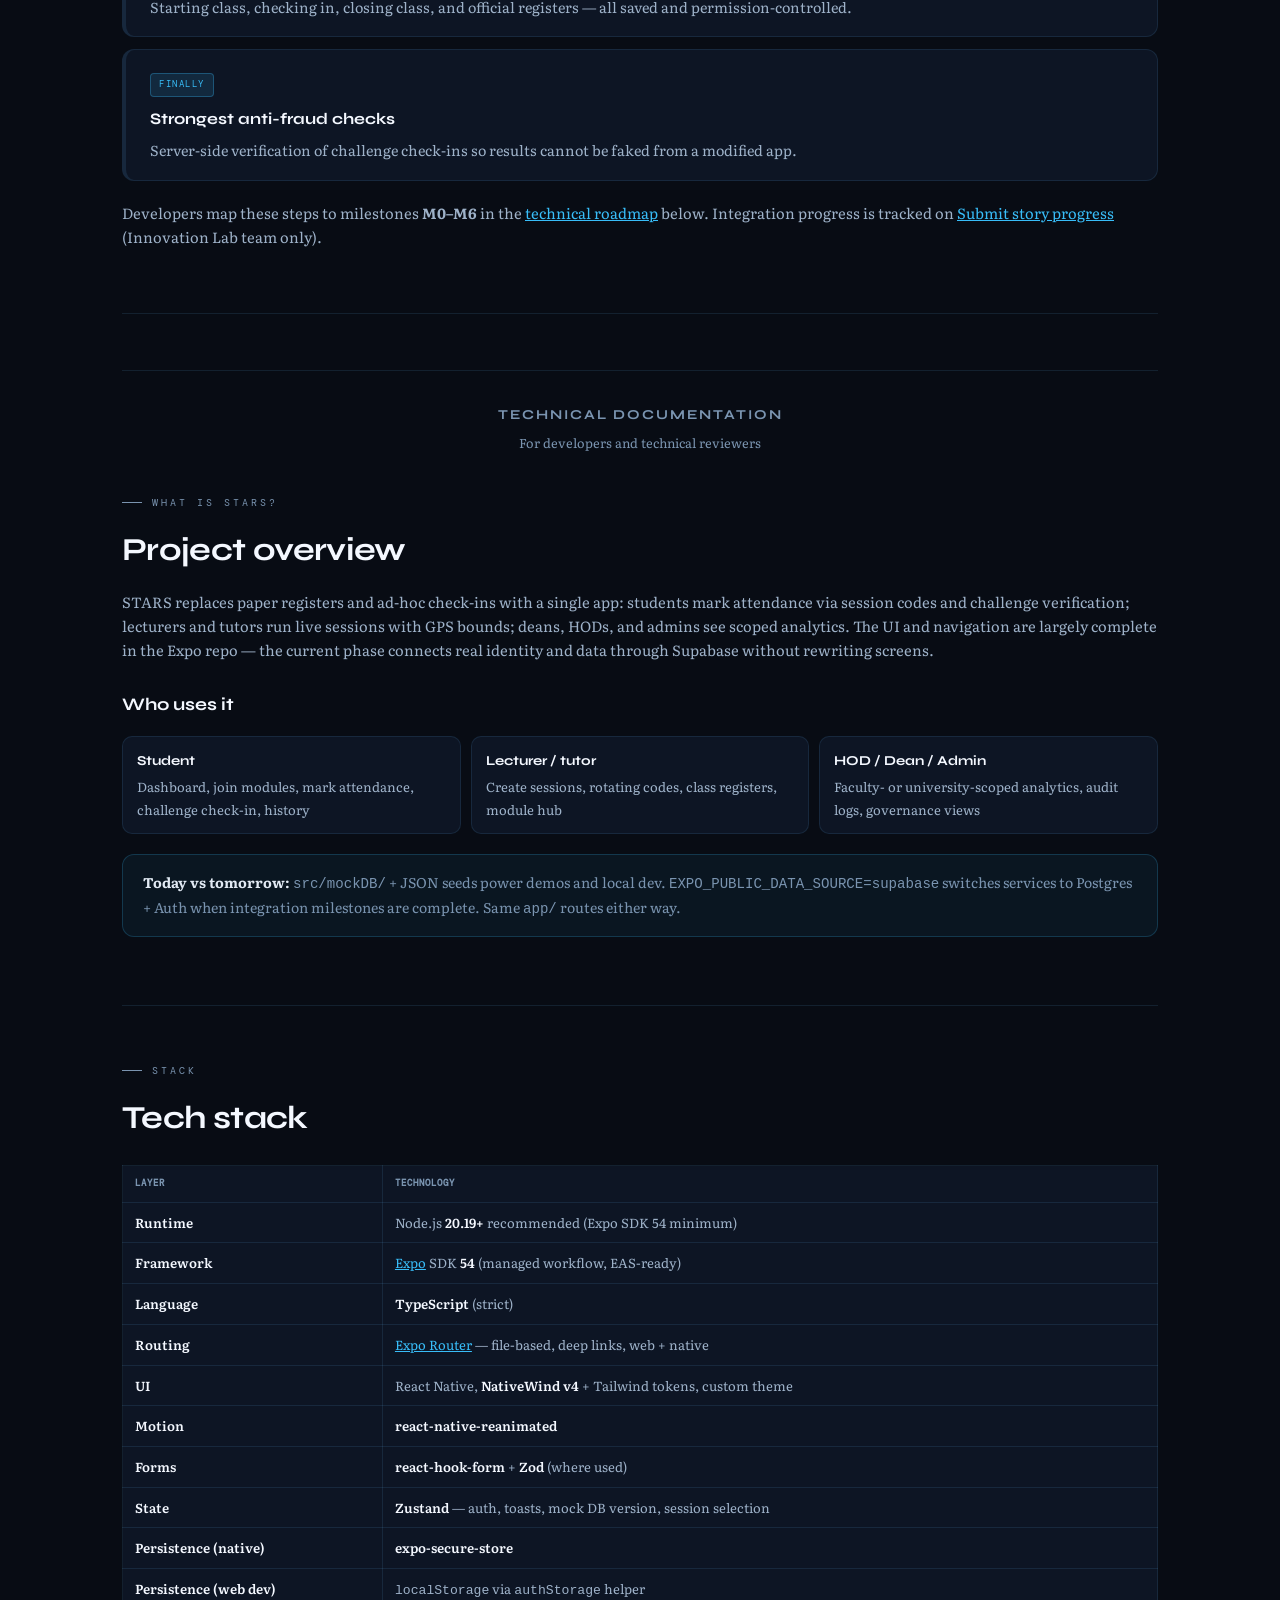
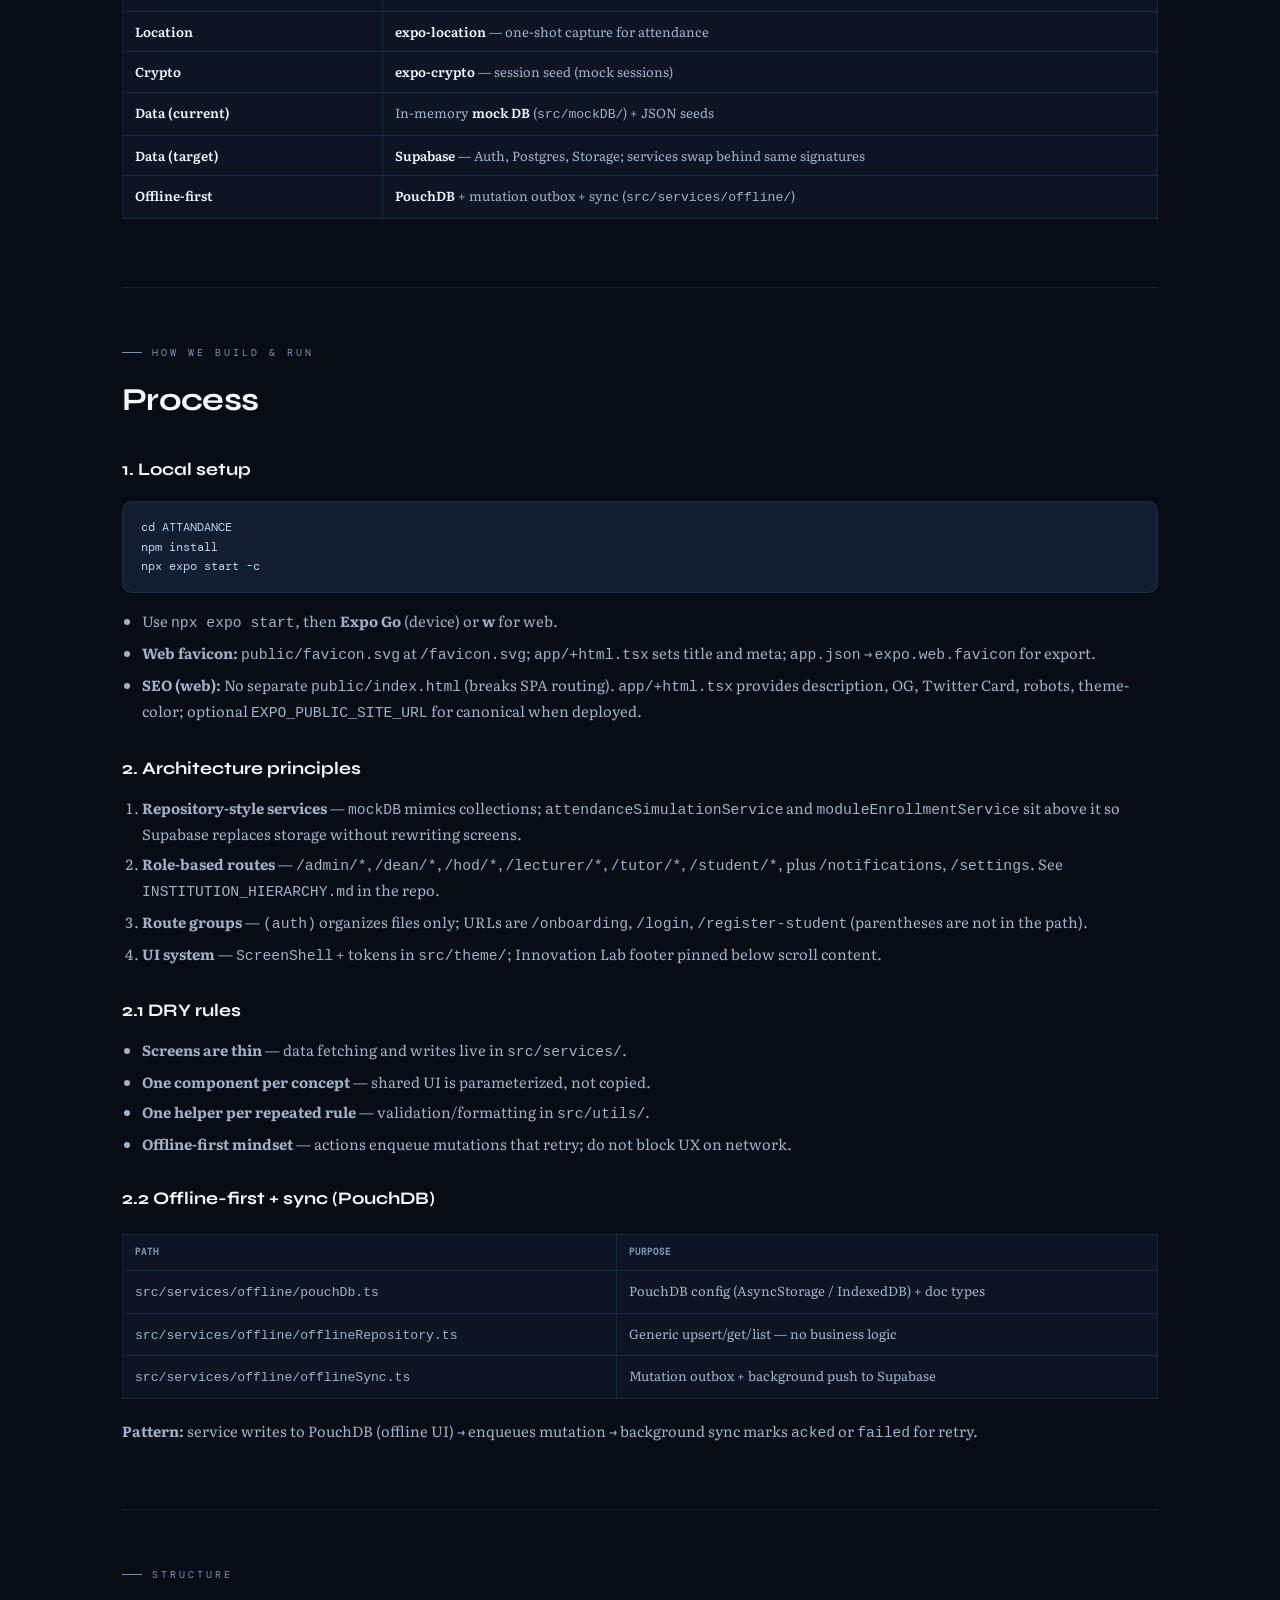
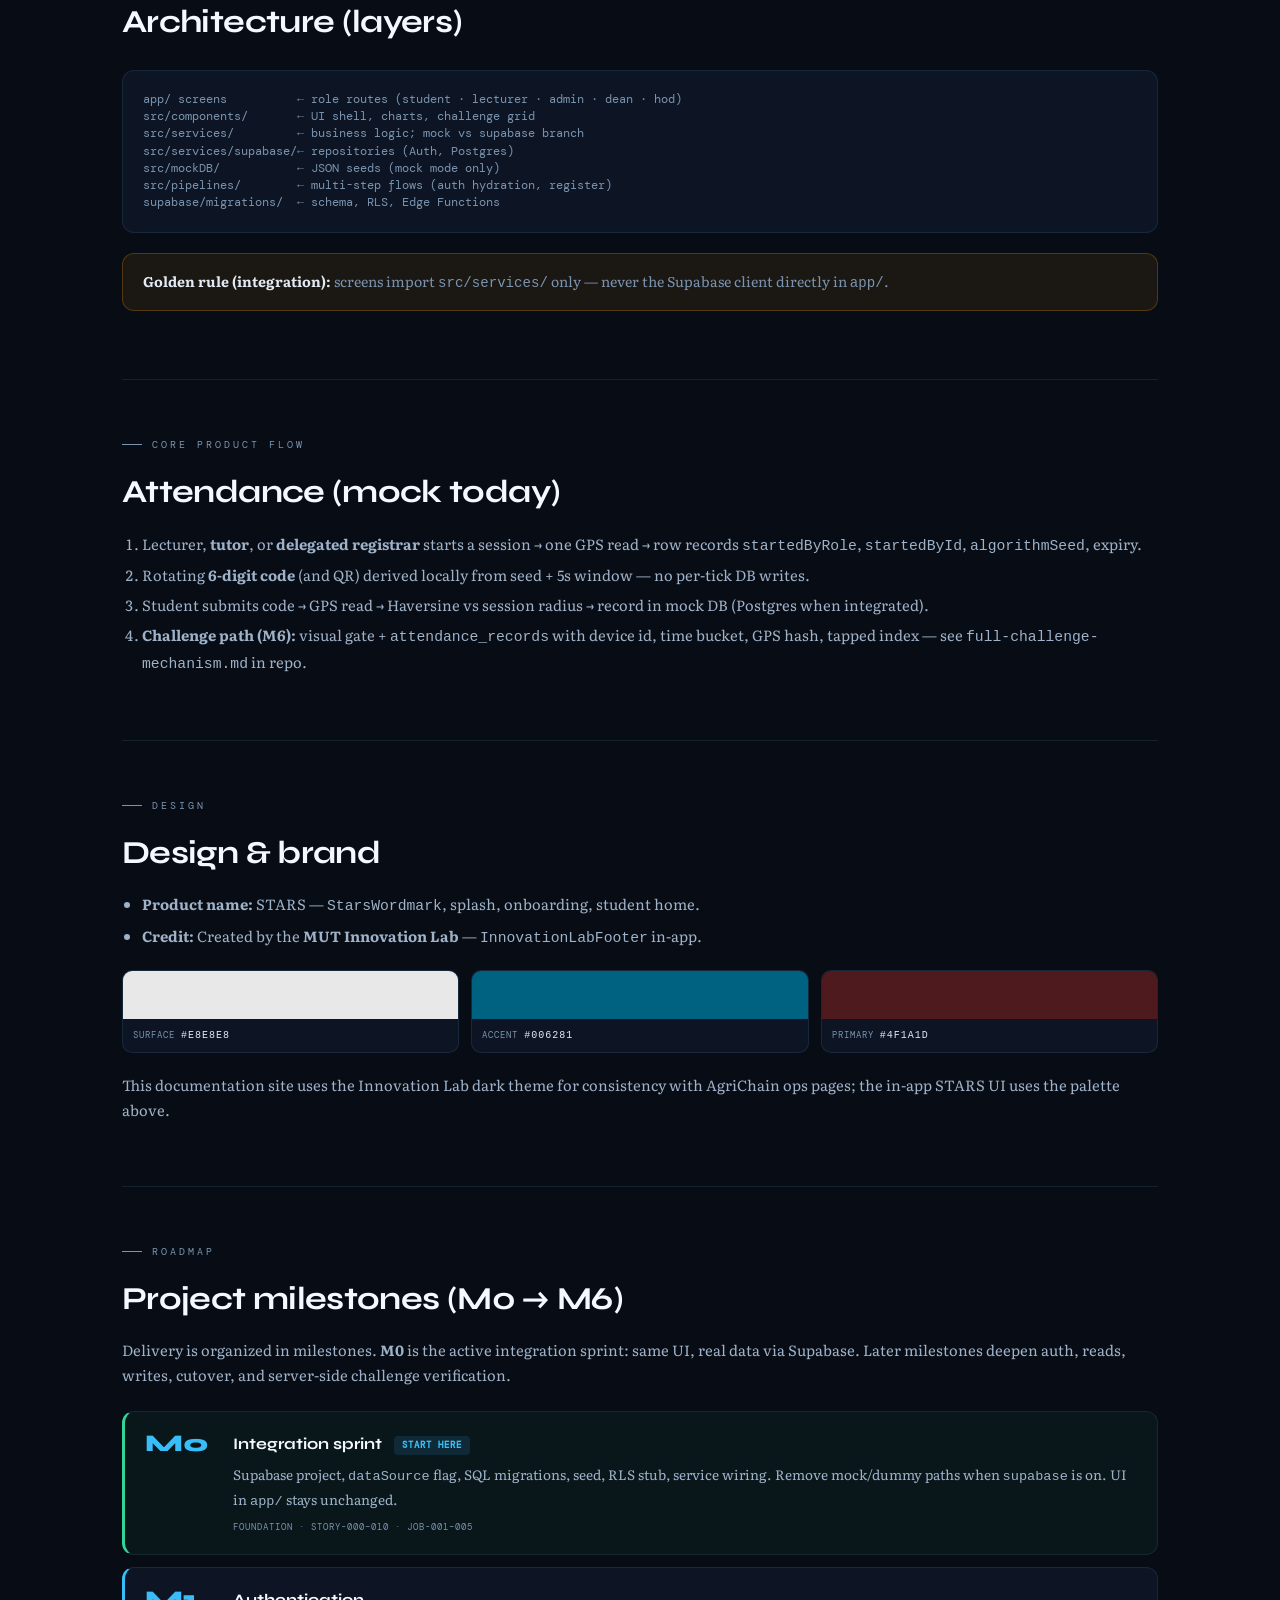
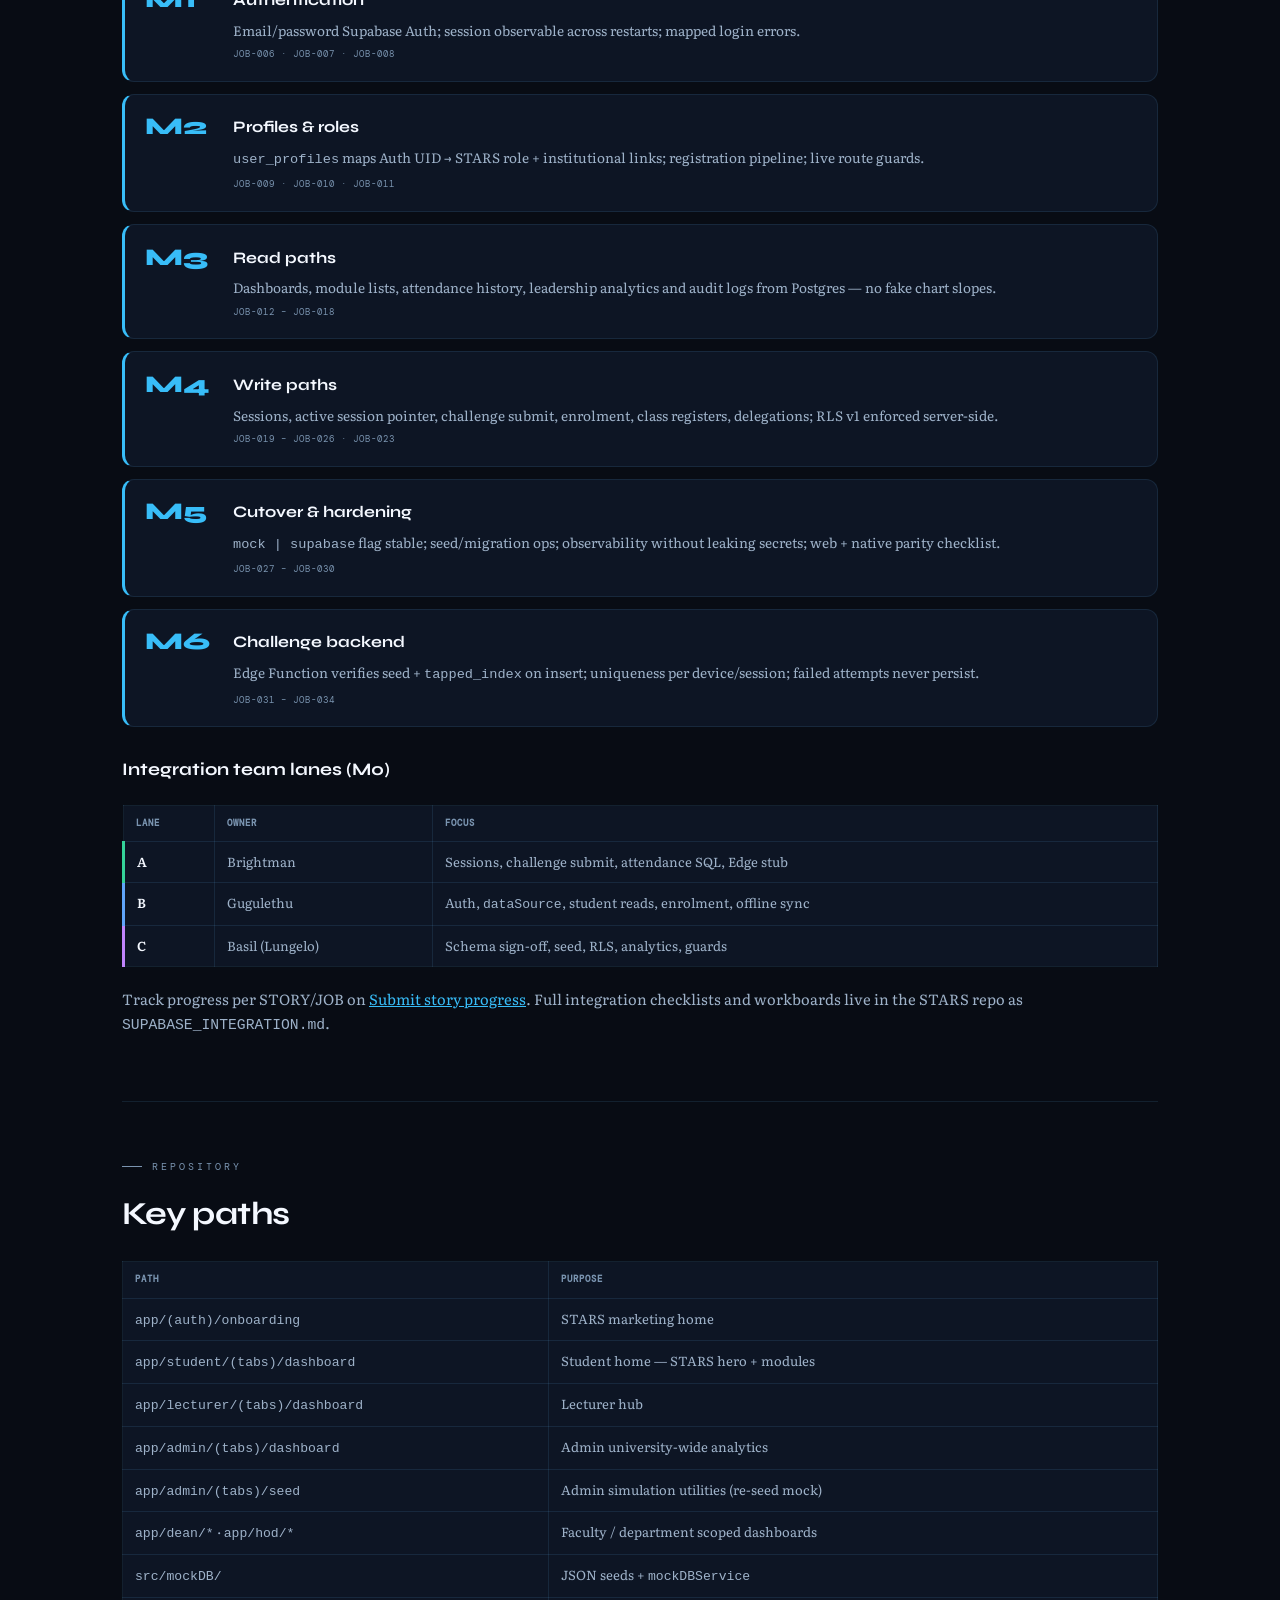
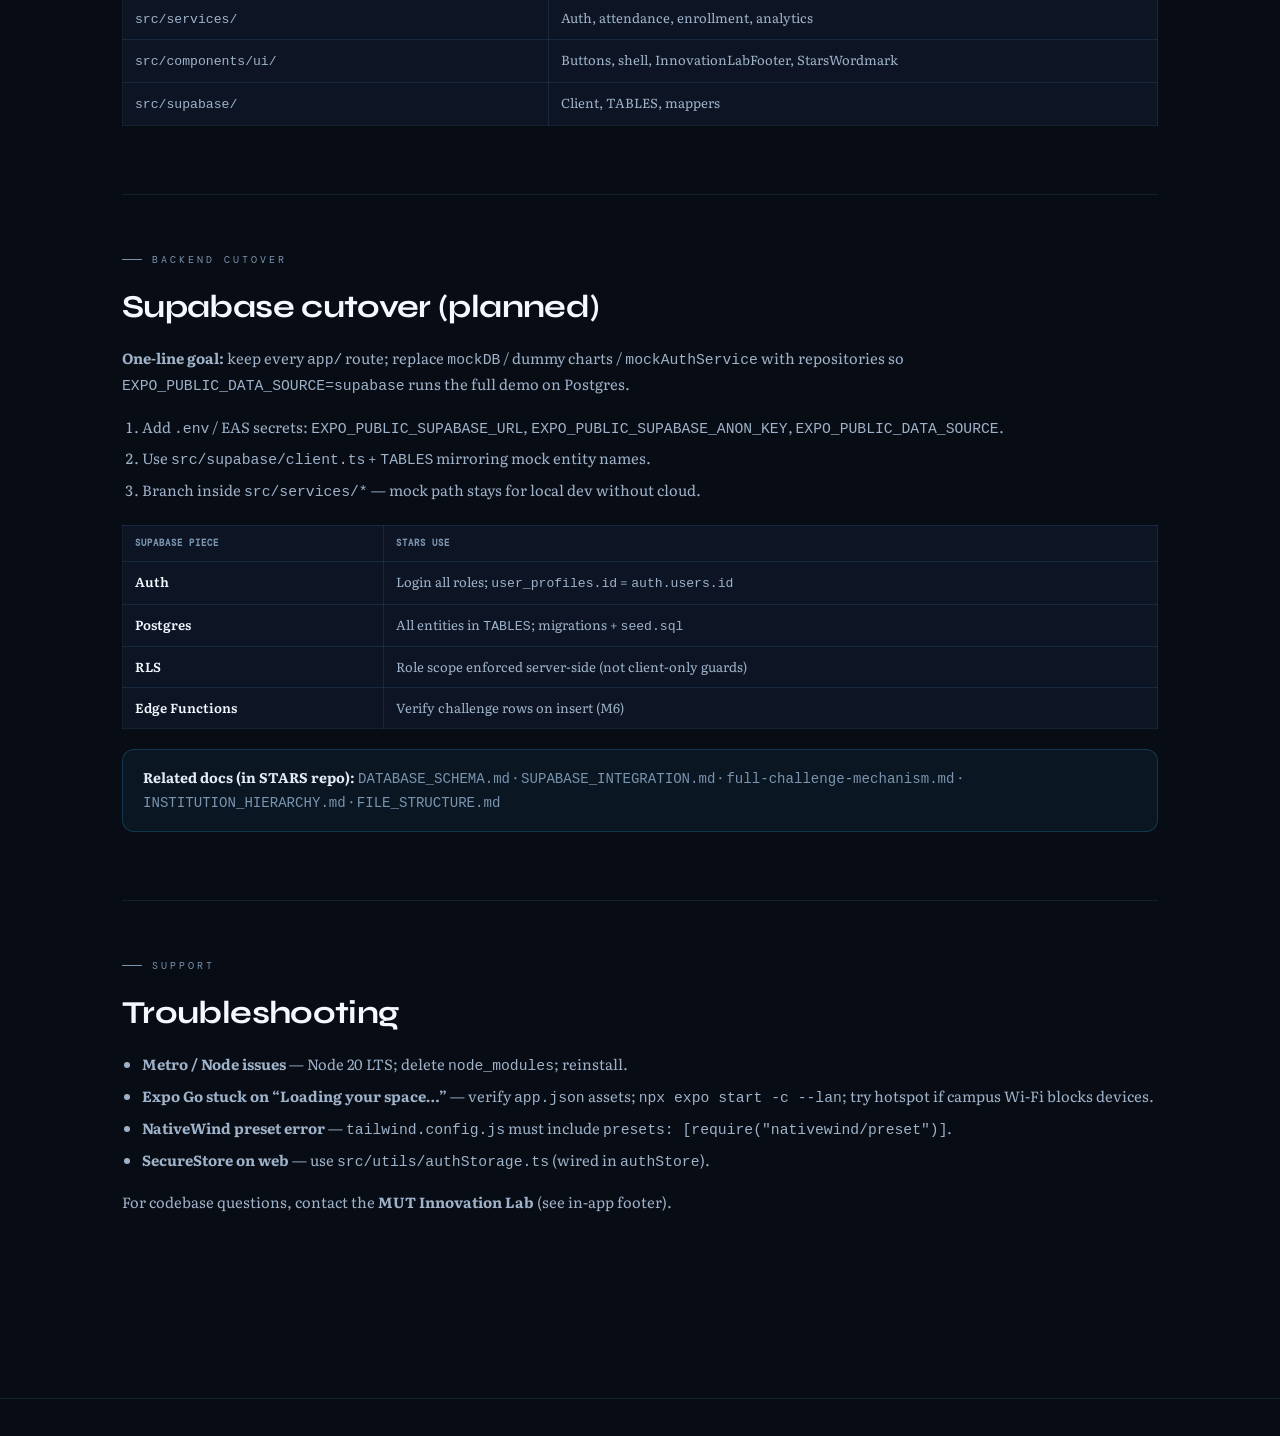
<file: stars-supabase.html>
<!DOCTYPE html>
<html lang="en">
<head>
<meta charset="UTF-8">
<meta name="viewport" content="width=device-width, initial-scale=1.0">
<title>STARS — Documentation</title>
<meta name="description" content="STARS at MUT — plain-language guide to what we are trying to achieve: fair attendance, less admin, trusted reports. Plus technical documentation for developers.">
<meta name="theme-color" content="#080c14">
<link rel="icon" type="image/svg+xml" href="data:image/svg+xml,%3Csvg xmlns='http://www.w3.org/2000/svg' viewBox='0 0 64 64'%3E%3Crect width='64' height='64' rx='12' fill='%23006281'/%3E%3Ctext x='32' y='40' text-anchor='middle' font-size='22' font-weight='bold' fill='%23E8E8E8' font-family='sans-serif'%3ES%3C/text%3E%3C/svg%3E">
<link href="https://fonts.googleapis.com/css2?family=Syne:wght@400;600;700;800&family=DM+Mono:ital,wght@0,400;0,500&family=Literata:ital,wght@0,300;0,400&display=swap" rel="stylesheet">
<link rel="stylesheet" href="css/theme.css">
<link rel="stylesheet" href="css/stars-supabase.css">
<link rel="stylesheet" href="css/site-nav.css">
</head>
<body class="stars-page" data-lab-page="stars-docs">
<div id="lab-site-nav"></div>

<header class="stars-hero">
  <div class="stars-hero-inner">
    <div class="stars-hero-label">MUT Innovation Lab · Flagship Product</div>
    <div class="stars-acronym">Smart Tracking &amp; Attendance Resource System</div>
    <h1><span>STARS</span> Documentation</h1>
    <p class="stars-hero-sub">
      A university attendance app built by the <strong>MUT Innovation Lab</strong> — so marking class is fair, fast, and visible to the right people. This page explains <strong>what we are trying to achieve</strong> in plain language; technical detail is further down.
    </p>
    <div class="stars-audience">
      <span class="stars-pill"><strong>For everyone</strong> — managers, lecturers, students</span>
      <span class="stars-pill"><strong>Developers</strong> — tech sections below</span>
    </div>
    <div class="stars-hero-links">
      <a class="stars-link-btn" href="#plain-language">What we're achieving</a>
      <a class="stars-link-btn" href="#milestones-plain">Roadmap (simple)</a>
      <a class="stars-link-btn" href="#tech">Technical docs</a>
      <a class="stars-link-btn" href="stars-submit.html">Submit story progress →</a>
      <a class="stars-link-btn secondary" href="index.html">← Hub</a>
      <a class="stars-link-btn secondary" href="innovation_lab_handbook.html">Handbook</a>
      <a class="stars-link-btn secondary" href="agrichain.html">AgriChain</a>
      <a class="stars-link-btn secondary" href="new.html">Progress Report</a>
    </div>
  </div>
</header>

<nav class="stars-nav" aria-label="Documentation sections">
  <div class="stars-nav-inner">
    <a href="#plain-language">For everyone</a>
    <a href="#milestones-plain">Simple roadmap</a>
    <a href="#overview">Overview</a>
    <a href="#tech">Tech stack</a>
    <a href="#process">Process</a>
    <a href="#architecture">Architecture</a>
    <a href="#attendance">Attendance</a>
    <a href="#brand">Brand</a>
    <a href="#milestones">Milestones</a>
    <a href="#paths">Key paths</a>
    <a href="#supabase">Supabase</a>
    <a href="#troubleshooting">Troubleshooting</a>
  </div>
</nav>

<main class="stars-main">

<!-- ═══ PLAIN LANGUAGE (non-technical) ═══ -->
<section class="stars-section stars-plain" id="plain-language">
  <div class="stars-eyebrow">Start here · no technical background needed</div>
  <h2>What we are trying to achieve</h2>
  <p class="stars-lead">
    STARS exists to make <strong>class attendance at MUT trustworthy and simple</strong> — for students who check in, for staff who run classes, and for leaders who need accurate reports without chasing paper registers.
  </p>

  <div class="stars-goal-grid">
    <article class="stars-goal-card">
      <div class="stars-goal-icon" aria-hidden="true">1</div>
      <h3>Fair attendance</h3>
      <p>Students prove they are in the right place at the right time — not just asking a friend to sign a sheet. Short codes, location checks, and quick on-screen challenges reduce “proxy” signing.</p>
    </article>
    <article class="stars-goal-card">
      <div class="stars-goal-icon" aria-hidden="true">2</div>
      <h3>Less admin for lecturers</h3>
      <p>Lecturers and tutors start a class session on their phone; students check in during that window. Registers and history build automatically instead of manual tallies after every class.</p>
    </article>
    <article class="stars-goal-card">
      <div class="stars-goal-icon" aria-hidden="true">3</div>
      <h3>Clear visibility for leadership</h3>
      <p>Deans, HODs, and administrators see attendance patterns for their faculty or department — not the whole university unless their role allows it. Decisions are based on live data, not outdated spreadsheets.</p>
    </article>
    <article class="stars-goal-card">
      <div class="stars-goal-icon" aria-hidden="true">4</div>
      <h3>One system, many roles</h3>
      <p>The same app serves students, lecturers, tutors, and management — each person only sees what their job requires. That keeps privacy and responsibility aligned with MUT’s structure.</p>
    </article>
  </div>

  <h3>The problem today</h3>
  <ul class="stars-plain-list">
    <li>Paper registers are easy to lose, slow to summarise, and hard to audit.</li>
    <li>Manual sign-in does not prove the student was actually in class.</li>
    <li>Faculty and central offices wait weeks for attendance figures that may already be out of date.</li>
    <li>Different modules and campuses use inconsistent processes.</li>
  </ul>

  <h3>What success looks like</h3>
  <div class="stars-success-box">
    <p>When STARS is fully rolled out, a typical class looks like this:</p>
    <ol class="stars-plain-steps">
      <li><strong>Lecturer starts class</strong> — opens STARS, starts an attendance session for that module (often with a location boundary around campus or the venue).</li>
      <li><strong>Students check in</strong> — enter the session code or follow the on-screen steps; the app confirms they are eligible and present.</li>
      <li><strong>Record is saved</strong> — attendance is stored securely; students can view their own history; lecturers can close the session and produce a register.</li>
      <li><strong>Leaders review trends</strong> — authorised staff see summaries for their scope (module, department, or faculty) without accessing unrelated personal data.</li>
    </ol>
  </div>

  <h3>Who benefits</h3>
  <div class="stars-table-wrap">
    <table class="stars-table stars-table-plain">
      <thead><tr><th>Who</th><th>What they get</th></tr></thead>
      <tbody>
        <tr><td><strong>Students</strong></td><td>Clear record of classes attended; simple check-in on phone; transparency if something is disputed later.</td></tr>
        <tr><td><strong>Lecturers &amp; tutors</strong></td><td>Fast session setup; live view of who has checked in; less time on admin after teaching.</td></tr>
        <tr><td><strong>HODs &amp; deans</strong></td><td>Attendance insight for their department or faculty to support students and quality improvement.</td></tr>
        <tr><td><strong>University admin</strong></td><td>Consistent, auditable data across modules; foundation for policy and reporting.</td></tr>
        <tr><td><strong>Innovation Lab</strong></td><td>A flagship product that demonstrates real-world software delivery for MUT — built to production standards, not a one-off demo.</td></tr>
      </tbody>
    </table>
  </div>

  <h3>Where we are now (honest picture)</h3>
  <p>
    The <strong>app screens and user journeys are largely built</strong> — students, lecturers, and leadership dashboards exist and can be demonstrated. The team is now connecting the app to a <strong>secure online database</strong> so data is real, shared, and backed up — not only stored temporarily for demos on a single device.
  </p>
  <p>
    Until that connection is finished, some demonstrations use <strong>sample data</strong> so the Innovation Lab can show flows and gather feedback. That is normal in product development: experience first, then live data.
  </p>

  <div class="stars-callout stars-callout-plain">
    <strong>In one sentence:</strong> We are building STARS so MUT can run modern, fair attendance — on phones students already carry — with reports leaders can trust.
  </div>
</section>

<section class="stars-section stars-plain" id="milestones-plain">
  <div class="stars-eyebrow">Roadmap · plain language</div>
  <h2>How we get there (step by step)</h2>
  <p>Work is planned in phases. You do not need to remember code names — this is the story of the rollout.</p>

  <div class="stars-timeline">
    <div class="stars-timeline-item stars-timeline-now">
      <div class="stars-timeline-badge">Now</div>
      <h3>Connect the app to live data</h3>
      <p>Set up secure logins, store attendance in a central database, and prove that the screens already built work end-to-end with real accounts — still the same app students and lecturers will use.</p>
    </div>
    <div class="stars-timeline-item">
      <div class="stars-timeline-badge">Next</div>
      <h3>Trustworthy sign-in</h3>
      <p>Every user signs in with their own account; the system knows whether they are a student, lecturer, or manager and shows only the right menus.</p>
    </div>
    <div class="stars-timeline-item">
      <div class="stars-timeline-badge">Then</div>
      <h3>Dashboards from real records</h3>
      <p>Module lists, attendance history, and leadership charts read from the database — not placeholder numbers.</p>
    </div>
    <div class="stars-timeline-item">
      <div class="stars-timeline-badge">Then</div>
      <h3>Full class lifecycle</h3>
      <p>Starting class, checking in, closing class, and official registers — all saved and permission-controlled.</p>
    </div>
    <div class="stars-timeline-item">
      <div class="stars-timeline-badge">Finally</div>
      <h3>Strongest anti-fraud checks</h3>
      <p>Server-side verification of challenge check-ins so results cannot be faked from a modified app.</p>
    </div>
  </div>

  <p class="stars-plain-note">
    Developers map these steps to milestones <strong>M0–M6</strong> in the <a href="#milestones">technical roadmap</a> below.
    Integration progress is tracked on <a href="stars-submit.html">Submit story progress</a> (Innovation Lab team only).
  </p>
</section>

<div class="stars-tech-divider" id="technical-docs">
  <span>Technical documentation</span>
  <p>For developers and technical reviewers</p>
</div>

<section class="stars-section" id="overview">
  <div class="stars-eyebrow">What is STARS?</div>
  <h2>Project overview</h2>
  <p>
    STARS replaces paper registers and ad-hoc check-ins with a single app: students mark attendance via session codes and challenge verification; lecturers and tutors run live sessions with GPS bounds; deans, HODs, and admins see scoped analytics. The UI and navigation are largely complete in the Expo repo — the current phase connects real identity and data through Supabase without rewriting screens.
  </p>

  <h3>Who uses it</h3>
  <div class="stars-role-grid">
    <div class="stars-role-card"><strong>Student</strong>Dashboard, join modules, mark attendance, challenge check-in, history</div>
    <div class="stars-role-card"><strong>Lecturer / tutor</strong>Create sessions, rotating codes, class registers, module hub</div>
    <div class="stars-role-card"><strong>HOD / Dean / Admin</strong>Faculty- or university-scoped analytics, audit logs, governance views</div>
  </div>

  <div class="stars-callout">
    <strong>Today vs tomorrow:</strong> <code>src/mockDB/</code> + JSON seeds power demos and local dev. <code>EXPO_PUBLIC_DATA_SOURCE=supabase</code> switches services to Postgres + Auth when integration milestones are complete. Same <code>app/</code> routes either way.
  </div>
</section>

<section class="stars-section" id="tech">
  <div class="stars-eyebrow">Stack</div>
  <h2>Tech stack</h2>
  <div class="stars-table-wrap">
    <table class="stars-table">
      <thead><tr><th>Layer</th><th>Technology</th></tr></thead>
      <tbody>
        <tr><td><strong>Runtime</strong></td><td>Node.js <strong>20.19+</strong> recommended (Expo SDK 54 minimum)</td></tr>
        <tr><td><strong>Framework</strong></td><td><a href="https://expo.dev/" style="color:var(--accent)">Expo</a> SDK <strong>54</strong> (managed workflow, EAS-ready)</td></tr>
        <tr><td><strong>Language</strong></td><td><strong>TypeScript</strong> (strict)</td></tr>
        <tr><td><strong>Routing</strong></td><td><a href="https://docs.expo.dev/router/introduction/" style="color:var(--accent)">Expo Router</a> — file-based, deep links, web + native</td></tr>
        <tr><td><strong>UI</strong></td><td>React Native, <strong>NativeWind v4</strong> + Tailwind tokens, custom theme</td></tr>
        <tr><td><strong>Motion</strong></td><td><strong>react-native-reanimated</strong></td></tr>
        <tr><td><strong>Forms</strong></td><td><strong>react-hook-form</strong> + <strong>Zod</strong> (where used)</td></tr>
        <tr><td><strong>State</strong></td><td><strong>Zustand</strong> — auth, toasts, mock DB version, session selection</td></tr>
        <tr><td><strong>Persistence (native)</strong></td><td><strong>expo-secure-store</strong></td></tr>
        <tr><td><strong>Persistence (web dev)</strong></td><td><code>localStorage</code> via <code>authStorage</code> helper</td></tr>
        <tr><td><strong>Location</strong></td><td><strong>expo-location</strong> — one-shot capture for attendance</td></tr>
        <tr><td><strong>Crypto</strong></td><td><strong>expo-crypto</strong> — session seed (mock sessions)</td></tr>
        <tr><td><strong>Data (current)</strong></td><td>In-memory <strong>mock DB</strong> (<code>src/mockDB/</code>) + JSON seeds</td></tr>
        <tr><td><strong>Data (target)</strong></td><td><strong>Supabase</strong> — Auth, Postgres, Storage; services swap behind same signatures</td></tr>
        <tr><td><strong>Offline-first</strong></td><td><strong>PouchDB</strong> + mutation outbox + sync (<code>src/services/offline/</code>)</td></tr>
      </tbody>
    </table>
  </div>
</section>

<section class="stars-section" id="process">
  <div class="stars-eyebrow">How we build &amp; run</div>
  <h2>Process</h2>

  <h3>1. Local setup</h3>
<pre class="stars-code">cd ATTANDANCE
npm install
npx expo start -c</pre>
  <ul>
    <li>Use <code>npx expo start</code>, then <strong>Expo Go</strong> (device) or <strong>w</strong> for web.</li>
    <li><strong>Web favicon:</strong> <code>public/favicon.svg</code> at <code>/favicon.svg</code>; <code>app/+html.tsx</code> sets title and meta; <code>app.json</code> → <code>expo.web.favicon</code> for export.</li>
    <li><strong>SEO (web):</strong> No separate <code>public/index.html</code> (breaks SPA routing). <code>app/+html.tsx</code> provides description, OG, Twitter Card, robots, theme-color; optional <code>EXPO_PUBLIC_SITE_URL</code> for canonical when deployed.</li>
  </ul>

  <h3>2. Architecture principles</h3>
  <ol>
    <li><strong>Repository-style services</strong> — <code>mockDB</code> mimics collections; <code>attendanceSimulationService</code> and <code>moduleEnrollmentService</code> sit above it so Supabase replaces storage without rewriting screens.</li>
    <li><strong>Role-based routes</strong> — <code>/admin/*</code>, <code>/dean/*</code>, <code>/hod/*</code>, <code>/lecturer/*</code>, <code>/tutor/*</code>, <code>/student/*</code>, plus <code>/notifications</code>, <code>/settings</code>. See <code>INSTITUTION_HIERARCHY.md</code> in the repo.</li>
    <li><strong>Route groups</strong> — <code>(auth)</code> organizes files only; URLs are <code>/onboarding</code>, <code>/login</code>, <code>/register-student</code> (parentheses are not in the path).</li>
    <li><strong>UI system</strong> — <code>ScreenShell</code> + tokens in <code>src/theme/</code>; Innovation Lab footer pinned below scroll content.</li>
  </ol>

  <h3>2.1 DRY rules</h3>
  <ul>
    <li><strong>Screens are thin</strong> — data fetching and writes live in <code>src/services/</code>.</li>
    <li><strong>One component per concept</strong> — shared UI is parameterized, not copied.</li>
    <li><strong>One helper per repeated rule</strong> — validation/formatting in <code>src/utils/</code>.</li>
    <li><strong>Offline-first mindset</strong> — actions enqueue mutations that retry; do not block UX on network.</li>
  </ul>

  <h3>2.2 Offline-first + sync (PouchDB)</h3>
  <div class="stars-table-wrap">
    <table class="stars-table">
      <thead><tr><th>Path</th><th>Purpose</th></tr></thead>
      <tbody>
        <tr><td><code>src/services/offline/pouchDb.ts</code></td><td>PouchDB config (AsyncStorage / IndexedDB) + doc types</td></tr>
        <tr><td><code>src/services/offline/offlineRepository.ts</code></td><td>Generic upsert/get/list — no business logic</td></tr>
        <tr><td><code>src/services/offline/offlineSync.ts</code></td><td>Mutation outbox + background push to Supabase</td></tr>
      </tbody>
    </table>
  </div>
  <p><strong>Pattern:</strong> service writes to PouchDB (offline UI) → enqueues mutation → background sync marks <code>acked</code> or <code>failed</code> for retry.</p>
</section>

<section class="stars-section" id="architecture">
  <div class="stars-eyebrow">Structure</div>
  <h2>Architecture (layers)</h2>
  <div class="stars-flow">app/ screens          ← role routes (student · lecturer · admin · dean · hod)
src/components/       ← UI shell, charts, challenge grid
src/services/         ← business logic; mock vs supabase branch
src/services/supabase/← repositories (Auth, Postgres)
src/mockDB/           ← JSON seeds (mock mode only)
src/pipelines/        ← multi-step flows (auth hydration, register)
supabase/migrations/  ← schema, RLS, Edge Functions</div>
  <div class="stars-callout warn"><strong>Golden rule (integration):</strong> screens import <code>src/services/</code> only — never the Supabase client directly in <code>app/</code>.</div>
</section>

<section class="stars-section" id="attendance">
  <div class="stars-eyebrow">Core product flow</div>
  <h2>Attendance (mock today)</h2>
  <ol>
    <li>Lecturer, <strong>tutor</strong>, or <strong>delegated registrar</strong> starts a session → one GPS read → row records <code>startedByRole</code>, <code>startedById</code>, <code>algorithmSeed</code>, expiry.</li>
    <li>Rotating <strong>6-digit code</strong> (and QR) derived locally from seed + 5s window — no per-tick DB writes.</li>
    <li>Student submits code → GPS read → Haversine vs session radius → record in mock DB (Postgres when integrated).</li>
    <li><strong>Challenge path (M6):</strong> visual gate + <code>attendance_records</code> with device id, time bucket, GPS hash, tapped index — see <code>full-challenge-mechanism.md</code> in repo.</li>
  </ol>
</section>

<section class="stars-section" id="brand">
  <div class="stars-eyebrow">Design</div>
  <h2>Design &amp; brand</h2>
  <ul>
    <li><strong>Product name:</strong> STARS — <code>StarsWordmark</code>, splash, onboarding, student home.</li>
    <li><strong>Credit:</strong> Created by the <strong>MUT Innovation Lab</strong> — <code>InnovationLabFooter</code> in-app.</li>
  </ul>
  <div class="stars-brand-swatches">
    <div class="stars-swatch">
      <div class="stars-swatch-chip" style="background:#E8E8E8"></div>
      <div class="stars-swatch-label">Surface <code>#E8E8E8</code></div>
    </div>
    <div class="stars-swatch">
      <div class="stars-swatch-chip" style="background:#006281"></div>
      <div class="stars-swatch-label">Accent <code>#006281</code></div>
    </div>
    <div class="stars-swatch">
      <div class="stars-swatch-chip" style="background:#4F1A1D"></div>
      <div class="stars-swatch-label">Primary <code>#4F1A1D</code></div>
    </div>
  </div>
  <p>This documentation site uses the Innovation Lab dark theme for consistency with AgriChain ops pages; the in-app STARS UI uses the palette above.</p>
</section>

<section class="stars-section" id="milestones">
  <div class="stars-eyebrow">Roadmap</div>
  <h2>Project milestones (M0 → M6)</h2>
  <p>Delivery is organized in milestones. <strong>M0</strong> is the active integration sprint: same UI, real data via Supabase. Later milestones deepen auth, reads, writes, cutover, and server-side challenge verification.</p>

  <div class="stars-milestones">
    <article class="stars-milestone m-current" id="m0">
      <div class="stars-milestone-id">M0</div>
      <div>
        <h3>Integration sprint <span class="stars-owner-tag team">Start here</span></h3>
        <p>Supabase project, <code>dataSource</code> flag, SQL migrations, seed, RLS stub, service wiring. Remove mock/dummy paths when <code>supabase</code> is on. UI in <code>app/</code> stays unchanged.</p>
        <div class="stars-milestone-meta">Foundation · STORY-000–010 · JOB-001–005</div>
      </div>
    </article>
    <article class="stars-milestone" id="m1">
      <div class="stars-milestone-id">M1</div>
      <div>
        <h3>Authentication</h3>
        <p>Email/password Supabase Auth; session observable across restarts; mapped login errors.</p>
        <div class="stars-milestone-meta">JOB-006 · JOB-007 · JOB-008</div>
      </div>
    </article>
    <article class="stars-milestone" id="m2">
      <div class="stars-milestone-id">M2</div>
      <div>
        <h3>Profiles &amp; roles</h3>
        <p><code>user_profiles</code> maps Auth UID → STARS role + institutional links; registration pipeline; live route guards.</p>
        <div class="stars-milestone-meta">JOB-009 · JOB-010 · JOB-011</div>
      </div>
    </article>
    <article class="stars-milestone" id="m3">
      <div class="stars-milestone-id">M3</div>
      <div>
        <h3>Read paths</h3>
        <p>Dashboards, module lists, attendance history, leadership analytics and audit logs from Postgres — no fake chart slopes.</p>
        <div class="stars-milestone-meta">JOB-012 – JOB-018</div>
      </div>
    </article>
    <article class="stars-milestone" id="m4">
      <div class="stars-milestone-id">M4</div>
      <div>
        <h3>Write paths</h3>
        <p>Sessions, active session pointer, challenge submit, enrolment, class registers, delegations; RLS v1 enforced server-side.</p>
        <div class="stars-milestone-meta">JOB-019 – JOB-026 · JOB-023</div>
      </div>
    </article>
    <article class="stars-milestone" id="m5">
      <div class="stars-milestone-id">M5</div>
      <div>
        <h3>Cutover &amp; hardening</h3>
        <p><code>mock | supabase</code> flag stable; seed/migration ops; observability without leaking secrets; web + native parity checklist.</p>
        <div class="stars-milestone-meta">JOB-027 – JOB-030</div>
      </div>
    </article>
    <article class="stars-milestone" id="m6">
      <div class="stars-milestone-id">M6</div>
      <div>
        <h3>Challenge backend</h3>
        <p>Edge Function verifies seed + <code>tapped_index</code> on insert; uniqueness per device/session; failed attempts never persist.</p>
        <div class="stars-milestone-meta">JOB-031 – JOB-034</div>
      </div>
    </article>
  </div>

  <h3>Integration team lanes (M0)</h3>
  <div class="stars-table-wrap">
    <table class="stars-table">
      <thead><tr><th>Lane</th><th>Owner</th><th>Focus</th></tr></thead>
      <tbody>
        <tr class="lane-a"><td><strong>A</strong></td><td>Brightman</td><td>Sessions, challenge submit, attendance SQL, Edge stub</td></tr>
        <tr class="lane-b"><td><strong>B</strong></td><td>Gugulethu</td><td>Auth, <code>dataSource</code>, student reads, enrolment, offline sync</td></tr>
        <tr class="lane-c"><td><strong>C</strong></td><td>Basil (Lungelo)</td><td>Schema sign-off, seed, RLS, analytics, guards</td></tr>
      </tbody>
    </table>
  </div>
  <p>
    Track progress per STORY/JOB on
    <a href="stars-submit.html" style="color:var(--accent)">Submit story progress</a>.
    Full integration checklists and workboards live in the STARS repo as <code>SUPABASE_INTEGRATION.md</code>.
  </p>
</section>

<section class="stars-section" id="paths">
  <div class="stars-eyebrow">Repository</div>
  <h2>Key paths</h2>
  <div class="stars-table-wrap">
    <table class="stars-table">
      <thead><tr><th>Path</th><th>Purpose</th></tr></thead>
      <tbody>
        <tr><td><code>app/(auth)/onboarding</code></td><td>STARS marketing home</td></tr>
        <tr><td><code>app/student/(tabs)/dashboard</code></td><td>Student home — STARS hero + modules</td></tr>
        <tr><td><code>app/lecturer/(tabs)/dashboard</code></td><td>Lecturer hub</td></tr>
        <tr><td><code>app/admin/(tabs)/dashboard</code></td><td>Admin university-wide analytics</td></tr>
        <tr><td><code>app/admin/(tabs)/seed</code></td><td>Admin simulation utilities (re-seed mock)</td></tr>
        <tr><td><code>app/dean/*</code> · <code>app/hod/*</code></td><td>Faculty / department scoped dashboards</td></tr>
        <tr><td><code>src/mockDB/</code></td><td>JSON seeds + <code>mockDBService</code></td></tr>
        <tr><td><code>src/services/</code></td><td>Auth, attendance, enrollment, analytics</td></tr>
        <tr><td><code>src/components/ui/</code></td><td>Buttons, shell, InnovationLabFooter, StarsWordmark</td></tr>
        <tr><td><code>src/supabase/</code></td><td>Client, TABLES, mappers</td></tr>
      </tbody>
    </table>
  </div>
</section>

<section class="stars-section" id="supabase">
  <div class="stars-eyebrow">Backend cutover</div>
  <h2>Supabase cutover (planned)</h2>
  <p><strong>One-line goal:</strong> keep every <code>app/</code> route; replace <code>mockDB</code> / dummy charts / <code>mockAuthService</code> with repositories so <code>EXPO_PUBLIC_DATA_SOURCE=supabase</code> runs the full demo on Postgres.</p>
  <ol>
    <li>Add <code>.env</code> / EAS secrets: <code>EXPO_PUBLIC_SUPABASE_URL</code>, <code>EXPO_PUBLIC_SUPABASE_ANON_KEY</code>, <code>EXPO_PUBLIC_DATA_SOURCE</code>.</li>
    <li>Use <code>src/supabase/client.ts</code> + <code>TABLES</code> mirroring mock entity names.</li>
    <li>Branch inside <code>src/services/*</code> — mock path stays for local dev without cloud.</li>
  </ol>
  <div class="stars-table-wrap">
    <table class="stars-table">
      <thead><tr><th>Supabase piece</th><th>STARS use</th></tr></thead>
      <tbody>
        <tr><td><strong>Auth</strong></td><td>Login all roles; <code>user_profiles.id</code> = <code>auth.users.id</code></td></tr>
        <tr><td><strong>Postgres</strong></td><td>All entities in <code>TABLES</code>; migrations + <code>seed.sql</code></td></tr>
        <tr><td><strong>RLS</strong></td><td>Role scope enforced server-side (not client-only guards)</td></tr>
        <tr><td><strong>Edge Functions</strong></td><td>Verify challenge rows on insert (M6)</td></tr>
      </tbody>
    </table>
  </div>
  <div class="stars-callout">
    <strong>Related docs (in STARS repo):</strong>
    <code>DATABASE_SCHEMA.md</code> ·
    <code>SUPABASE_INTEGRATION.md</code> ·
    <code>full-challenge-mechanism.md</code> ·
    <code>INSTITUTION_HIERARCHY.md</code> ·
    <code>FILE_STRUCTURE.md</code>
  </div>
</section>

<section class="stars-section" id="troubleshooting">
  <div class="stars-eyebrow">Support</div>
  <h2>Troubleshooting</h2>
  <ul>
    <li><strong>Metro / Node issues</strong> — Node 20 LTS; delete <code>node_modules</code>; reinstall.</li>
    <li><strong>Expo Go stuck on “Loading your space…”</strong> — verify <code>app.json</code> assets; <code>npx expo start -c --lan</code>; try hotspot if campus Wi‑Fi blocks devices.</li>
    <li><strong>NativeWind preset error</strong> — <code>tailwind.config.js</code> must include <code>presets: [require("nativewind/preset")]</code>.</li>
    <li><strong>SecureStore on web</strong> — use <code>src/utils/authStorage.ts</code> (wired in <code>authStore</code>).</li>
  </ul>
  <p>For codebase questions, contact the <strong>MUT Innovation Lab</strong> (see in-app footer).</p>
</section>

</main>

<footer class="stars-footer">
  STARS · Smart Tracking &amp; Attendance Resource System · MUT Innovation Lab ·
  <a href="index.html" style="color:var(--accent);text-decoration:none">Hub</a> ·
  <a href="innovation_lab_handbook.html" style="color:var(--accent);text-decoration:none">Handbook</a> ·
  <a href="agrichain.html" style="color:var(--accent);text-decoration:none">AgriChain</a> ·
  <a href="stars-submit.html" style="color:var(--accent);text-decoration:none">STARS Submit</a> ·
  <a href="new.html" style="color:var(--accent);text-decoration:none">Progress Report</a>
</footer>

<script src="js/site-nav.js"></script>
</body>
</html>
</file>
<file: css/theme.css>
/* Shared Innovation Lab / AgriChain theme */
:root {
  --bg:       #080c14;
  --bg2:      #0d1524;
  --bg3:      #111d30;
  --surface:  #0d1524;
  --surface2: #111d30;
  --line:     rgba(99, 179, 237, 0.12);
  --muted:    #7a94b0;
  --text:     #e2eaf4;
  --text2:    #9eb2c9;
  --white:    #f4f8ff;

  --green:    #38bdf8;
  --green2:   #0ea5e9;
  --lime:     #34d399;
  --amber:    #f59e0b;
  --red:      #f87171;
  --blue:     #38bdf8;
  --purple:   #60a5fa;
  --orange:   #f59e0b;

  --t1: #c084fc;
  --t1b: #1e1530;
  --t2: #f05252;
  --t2b: #1e1010;
  --t3: #60a5fa;
  --t3b: #0f1a2a;
  --t4: #3ddc84;
  --t4b: #0e2018;
  --t5: #f0b429;
  --t5b: #1e1a0a;

  /* Aliases for reporting / hub pages */
  --card:     var(--bg3);
  --border:   var(--line);
  --accent:   var(--green);
  --accent2:  var(--green2);
  --gold:     var(--amber);
  --danger:   var(--red);
  --warn:     var(--amber);
  --info:     var(--blue);
  --radius:   14px;
  --font-head: 'Syne', sans-serif;
  --font-body: 'Literata', Georgia, serif;
  --font-mono: 'DM Mono', monospace;
}

*, *::before, *::after {
  box-sizing: border-box;
  margin: 0;
  padding: 0;
}

html {
  scroll-behavior: smooth;
}

body {
  background: var(--bg);
  color: var(--text);
  font-family: var(--font-body);
  font-size: 15px;
  line-height: 1.7;
  min-height: 100vh;
}

body::before {
  content: '';
  position: fixed;
  inset: 0;
  z-index: 0;
  background-image: url("data:image/svg+xml,%3Csvg viewBox='0 0 256 256' xmlns='http://www.w3.org/2000/svg'%3E%3Cfilter id='n'%3E%3CfeTurbulence type='fractalNoise' baseFrequency='0.9' numOctaves='4' stitchTiles='stitch'/%3E%3C/filter%3E%3Crect width='100%25' height='100%25' filter='url(%23n)' opacity='0.03'/%3E%3C/svg%3E");
  pointer-events: none;
}
</file>
<file: css/site-nav.css>
/* Shared Innovation Lab site navigation */
.lab-site-nav {
  position: relative;
  z-index: 200;
  background: var(--bg2, #0d1117);
  border-bottom: 1px solid var(--border, #1e2d3d);
}

.lab-site-nav-inner {
  max-width: 1300px;
  margin: 0 auto;
  padding: 0 clamp(1rem, 4vw, 2rem);
  display: flex;
  align-items: center;
  gap: 4px;
  overflow-x: auto;
  scrollbar-width: none;
}

.lab-site-nav-inner::-webkit-scrollbar {
  display: none;
}

.lab-site-nav-brand {
  font-family: var(--font-head, 'Syne', sans-serif);
  font-size: 10px;
  font-weight: 800;
  letter-spacing: 1.5px;
  text-transform: uppercase;
  color: var(--muted, #4a6080);
  padding: 12px 12px 12px 0;
  margin-right: 8px;
  white-space: nowrap;
  text-decoration: none;
  flex-shrink: 0;
}

.lab-site-nav-brand:hover {
  color: var(--accent, #38bdf8);
}

.lab-site-nav a.lab-nav-link {
  font-family: var(--font-mono, monospace);
  font-size: 10px;
  letter-spacing: 1px;
  text-transform: uppercase;
  color: var(--muted, #4a6080);
  text-decoration: none;
  padding: 12px 12px;
  border-bottom: 2px solid transparent;
  white-space: nowrap;
  transition: color 0.2s, border-color 0.2s;
}

.lab-site-nav a.lab-nav-link:hover {
  color: var(--text, #c8d8e8);
}

.lab-site-nav a.lab-nav-link[aria-current="page"] {
  color: var(--accent, #38bdf8);
  border-bottom-color: var(--accent, #38bdf8);
}

@media (max-width: 640px) {
  .lab-site-nav-brand span { display: none; }
}
</file>
<file: css/index-hub.css>
/* Innovation Lab hub — full-width landing */
.hub-page {
  --hub-glow: rgba(56, 189, 248, 0.15);
  --hub-glow-green: rgba(52, 211, 153, 0.12);
  --hub-glow-purple: rgba(167, 139, 250, 0.12);
  overflow-x: hidden;
}

.hub-page::before {
  content: '';
  position: fixed;
  inset: 0;
  background:
    radial-gradient(ellipse 80% 50% at 15% -10%, var(--hub-glow), transparent 55%),
    radial-gradient(ellipse 60% 40% at 90% 20%, var(--hub-glow-green), transparent 50%),
    radial-gradient(ellipse 50% 30% at 50% 100%, var(--hub-glow-purple), transparent 45%);
  pointer-events: none;
  z-index: 0;
}

.hub-page main {
  position: relative;
  z-index: 1;
}

/* Full-width hero */
.hub-hero {
  width: 100%;
  border-bottom: 1px solid var(--border);
  background:
    linear-gradient(180deg, rgba(13, 21, 36, 0.6) 0%, var(--bg) 100%),
    linear-gradient(135deg, rgba(56, 189, 248, 0.08) 0%, transparent 40%, rgba(52, 211, 153, 0.06) 100%);
  padding: clamp(3rem, 8vw, 5.5rem) clamp(1.25rem, 5vw, 4rem) clamp(2.5rem, 6vw, 4rem);
}

.hub-hero-inner {
  width: 100%;
  max-width: 1400px;
  margin: 0 auto;
}

.hub-hero-grid {
  display: grid;
  grid-template-columns: 1fr auto;
  gap: 2rem 3rem;
  align-items: end;
}

.hub-eyebrow {
  display: inline-flex;
  align-items: center;
  gap: 10px;
  font-family: var(--font-mono);
  font-size: 11px;
  letter-spacing: 3px;
  text-transform: uppercase;
  color: var(--accent);
  margin-bottom: 1rem;
}

.hub-eyebrow::before {
  content: '';
  width: 32px;
  height: 1px;
  background: var(--accent);
}

.hub-hero h1 {
  font-family: var(--font-head);
  font-size: clamp(2.5rem, 6.5vw, 4.25rem);
  font-weight: 800;
  line-height: 1.02;
  letter-spacing: -0.03em;
  color: var(--white);
  margin-bottom: 1rem;
}

.hub-hero h1 span {
  display: block;
  background: linear-gradient(90deg, #38bdf8 0%, #34d399 55%, #a78bfa 100%);
  -webkit-background-clip: text;
  background-clip: text;
  color: transparent;
}

.hub-tagline {
  font-size: clamp(1rem, 2vw, 1.2rem);
  color: var(--text2);
  max-width: 36rem;
  line-height: 1.65;
  margin-bottom: 0;
}

.hub-stats {
  display: flex;
  flex-wrap: wrap;
  gap: 1.5rem 2.5rem;
  justify-content: flex-end;
}

.hub-stat {
  text-align: right;
}

.hub-stat-num {
  font-family: var(--font-head);
  font-size: clamp(2rem, 4vw, 2.75rem);
  font-weight: 800;
  color: var(--white);
  line-height: 1;
}

.hub-stat-num em {
  font-style: normal;
  color: var(--accent);
}

.hub-stat-label {
  font-family: var(--font-mono);
  font-size: 9px;
  letter-spacing: 1.5px;
  text-transform: uppercase;
  color: var(--muted);
  margin-top: 6px;
}

/* Portals — full width band */
.hub-portals {
  width: 100%;
  padding: clamp(2rem, 5vw, 3.5rem) clamp(1.25rem, 5vw, 4rem);
}

.hub-section-head {
  width: 100%;
  max-width: 1400px;
  margin: 0 auto 1.75rem;
}

.hub-section-head h2 {
  font-family: var(--font-head);
  font-size: clamp(1.35rem, 3vw, 1.75rem);
  font-weight: 700;
  color: var(--white);
  margin-bottom: 0.35rem;
}

.hub-section-head p {
  color: var(--muted);
  font-size: 0.95rem;
}

.hub-portal-grid {
  width: 100%;
  max-width: 1400px;
  margin: 0 auto;
  display: grid;
  grid-template-columns: repeat(12, 1fr);
  gap: 14px;
}

.hub-block-label {
  grid-column: 1 / -1;
  font-family: var(--font-mono);
  font-size: 10px;
  letter-spacing: 2.5px;
  text-transform: uppercase;
  color: var(--muted);
  padding: 0 4px 4px;
  display: flex;
  align-items: center;
  gap: 12px;
}

.hub-block-label::after {
  content: '';
  flex: 1;
  height: 1px;
  background: linear-gradient(90deg, var(--border), transparent);
}

.hub-card {
  grid-column: span 4;
  display: flex;
  flex-direction: column;
  justify-content: space-between;
  min-height: 140px;
  padding: 1.35rem 1.5rem;
  border-radius: 16px;
  border: 1px solid var(--border);
  text-decoration: none;
  transition: transform 0.25s ease, box-shadow 0.25s ease, border-color 0.25s ease;
  position: relative;
  overflow: hidden;
}

.hub-card::before {
  content: '';
  position: absolute;
  top: 0;
  left: 0;
  right: 0;
  height: 3px;
  opacity: 0.9;
}

.hub-card::after {
  content: '→';
  position: absolute;
  bottom: 1.25rem;
  right: 1.35rem;
  font-size: 1.25rem;
  opacity: 0;
  transform: translateX(-8px);
  transition: opacity 0.2s, transform 0.2s;
  color: inherit;
}

.hub-card:hover {
  transform: translateY(-4px);
  box-shadow: 0 20px 40px rgba(0, 0, 0, 0.35);
}

.hub-card:hover::after {
  opacity: 0.7;
  transform: translateX(0);
}

.hub-card-icon {
  font-size: 1.75rem;
  margin-bottom: 12px;
  line-height: 1;
}

.hub-card-title {
  font-family: var(--font-head);
  font-size: 1.05rem;
  font-weight: 700;
  color: var(--white);
  margin-bottom: 6px;
  padding-right: 1.5rem;
}

.hub-card-desc {
  font-size: 0.82rem;
  line-height: 1.5;
  opacity: 0.88;
}

.hub-card--read.hub-card--handbook {
  background: linear-gradient(145deg, rgba(56, 189, 248, 0.14), rgba(8, 12, 20, 0.95));
  border-color: rgba(56, 189, 248, 0.35);
  color: #b8e8ff;
}
.hub-card--read.hub-card--handbook::before { background: #38bdf8; }
.hub-card--read.hub-card--handbook .hub-card-desc { color: #7eb8d4; }

.hub-card--read.hub-card--agri {
  background: linear-gradient(145deg, rgba(52, 211, 153, 0.12), rgba(8, 12, 20, 0.95));
  border-color: rgba(52, 211, 153, 0.35);
  color: #c8ffe8;
}
.hub-card--read.hub-card--agri::before { background: #34d399; }
.hub-card--read.hub-card--agri .hub-card-desc { color: #7bc9a8; }

.hub-card--read.hub-card--stars {
  background: linear-gradient(145deg, rgba(0, 98, 129, 0.35), rgba(8, 12, 20, 0.95));
  border-color: rgba(56, 189, 248, 0.28);
  color: #b8e8ff;
}
.hub-card--read.hub-card--stars::before { background: #006281; }
.hub-card--read.hub-card--stars .hub-card-desc { color: #7eb8d4; }

.hub-card--submit.hub-card--report {
  grid-column: span 6;
  background: linear-gradient(145deg, rgba(167, 139, 250, 0.16), rgba(8, 12, 20, 0.95));
  border-color: rgba(167, 139, 250, 0.4);
  color: #ebe0ff;
  min-height: 120px;
}
.hub-card--submit.hub-card--report::before { background: #a78bfa; }
.hub-card--submit.hub-card--report .hub-card-desc { color: #b8a8d8; }

.hub-card--submit.hub-card--stars-submit {
  grid-column: span 6;
  background: linear-gradient(145deg, rgba(52, 211, 153, 0.1), rgba(8, 12, 20, 0.95));
  border-color: rgba(52, 211, 153, 0.32);
  color: #d4ffe8;
  min-height: 120px;
}
.hub-card--submit.hub-card--stars-submit::before { background: #34d399; }
.hub-card--submit.hub-card--stars-submit .hub-card-desc { color: #7bc9a8; }

/* Intern roster — full width */
.hub-team {
  width: 100%;
  padding: clamp(2rem, 5vw, 3.5rem) clamp(1.25rem, 5vw, 4rem) clamp(3rem, 6vw, 4rem);
  background: linear-gradient(180deg, transparent, rgba(13, 21, 36, 0.85));
  border-top: 1px solid var(--border);
}

.hub-team-inner {
  width: 100%;
  max-width: 1400px;
  margin: 0 auto;
}

.hub-team-header {
  display: flex;
  flex-wrap: wrap;
  align-items: flex-end;
  justify-content: space-between;
  gap: 1rem;
  margin-bottom: 1.5rem;
}

.hub-team-header h2 {
  font-family: var(--font-head);
  font-size: clamp(1.35rem, 3vw, 1.75rem);
  font-weight: 700;
  color: var(--white);
}

.hub-team-header p {
  color: var(--muted);
  font-size: 0.88rem;
}

.hub-team-header a {
  color: var(--accent);
  text-decoration: none;
}

.hub-team-header a:hover {
  text-decoration: underline;
}

.hub-name-grid {
  display: grid;
  grid-template-columns: repeat(auto-fill, minmax(260px, 1fr));
  gap: 10px;
  list-style: none;
  margin: 0;
  padding: 0;
}

.hub-name-chip {
  display: flex;
  align-items: center;
  gap: 12px;
  padding: 12px 16px;
  background: rgba(17, 29, 48, 0.8);
  border: 1px solid var(--border);
  border-radius: 12px;
  font-size: 0.88rem;
  color: var(--text);
  transition: border-color 0.2s, background 0.2s;
}

.hub-name-chip:hover {
  border-color: rgba(56, 189, 248, 0.35);
  background: rgba(56, 189, 248, 0.06);
}

.hub-name-chip::before {
  content: '';
  width: 8px;
  height: 8px;
  border-radius: 50%;
  background: linear-gradient(135deg, var(--accent), var(--lime));
  flex-shrink: 0;
}

.hub-footer {
  width: 100%;
  text-align: center;
  padding: 1.5rem;
  border-top: 1px solid var(--border);
  font-family: var(--font-mono);
  font-size: 10px;
  letter-spacing: 2px;
  text-transform: uppercase;
  color: var(--muted);
}

@media (max-width: 1024px) {
  .hub-card { grid-column: span 6; }
  .hub-card--submit.hub-card--report,
  .hub-card--submit.hub-card--stars-submit { grid-column: span 6; }
  .hub-hero-grid { grid-template-columns: 1fr; }
  .hub-stats { justify-content: flex-start; }
  .hub-stat { text-align: left; }
}

@media (max-width: 640px) {
  .hub-card,
  .hub-card--submit.hub-card--report,
  .hub-card--submit.hub-card--stars-submit {
    grid-column: 1 / -1;
  }
  .hub-name-grid {
    grid-template-columns: 1fr;
  }
}
</file>
<file: css/agrichain.css>
﻿/* AgriChain operations plan page */
.wrap { position: relative; z-index: 1; max-width: 1280px; margin: 0 auto; padding: 0 32px; }

/* â”€â”€ HERO â”€â”€ */
.hero {
  background: linear-gradient(135deg, var(--bg) 0%, var(--bg2) 40%, #0e2018 100%);
  border-bottom: 1px solid var(--line);
  padding: 70px 0 60px;
  position: relative; overflow: hidden;
}
.hero::after {
  content: 'AGRICHAIN';
  position: absolute; right: -40px; top: 50%; transform: translateY(-50%);
  font-family: 'Syne', sans-serif; font-weight: 800; font-size: 180px; line-height: 1;
  color: var(--green); opacity: 0.03; letter-spacing: -6px; white-space: nowrap;
  pointer-events: none;
}
.hero-label {
  font-family: 'DM Mono', monospace; font-size: 11px; letter-spacing: 3px;
  color: var(--green); text-transform: uppercase; margin-bottom: 18px;
  display: flex; align-items: center; gap: 10px;
}
.hero-label::before { content: ''; width: 28px; height: 1px; background: var(--green); }
.hero h1 {
  font-family: 'Syne', sans-serif; font-weight: 800; font-size: 64px; line-height: 1.05;
  color: var(--white); letter-spacing: -2px; margin-bottom: 16px;
}
.hero h1 span { color: var(--green); }
.hero-sub {
  font-family: 'Literata', serif; font-style: italic; font-size: 18px;
  color: var(--text2); max-width: 560px; margin-bottom: 24px;
}
.hero-link-btn {
  display: inline-flex; align-items: center; gap: 10px;
  background: rgba(56,189,248,0.1);
  border: 1px solid rgba(56,189,248,0.35);
  color: var(--green);
  text-decoration: none;
  font-family: 'Syne', sans-serif;
  font-size: 12px; font-weight: 700; letter-spacing: 1.2px;
  text-transform: uppercase;
  padding: 10px 16px; border-radius: 999px;
  margin-bottom: 40px;
  transition: all 0.2s ease;
}
.hero-link-btn:hover {
  background: rgba(56,189,248,0.18);
  border-color: rgba(56,189,248,0.5);
  color: #9ee6ff;
}
.hero-meta {
  display: flex; gap: 32px; flex-wrap: wrap;
}
.hero-stat {
  display: flex; flex-direction: column; gap: 4px;
}
.hero-stat-num {
  font-family: 'Syne', sans-serif; font-weight: 700; font-size: 32px; color: var(--white);
  line-height: 1;
}
.hero-stat-label {
  font-family: 'DM Mono', monospace; font-size: 10px; letter-spacing: 2px;
  color: var(--muted); text-transform: uppercase;
}
.hero-stat-num em { font-style: normal; color: var(--green); }
.divider-dot { color: var(--line); align-self: center; font-size: 28px; }

/* â”€â”€ NAV PILLS â”€â”€ */
.nav-bar {
  background: var(--bg2); border-bottom: 1px solid var(--line);
  position: sticky; top: 0; z-index: 100;
  backdrop-filter: blur(12px);
}
.nav-inner {
  display: flex; gap: 0; overflow-x: auto; scrollbar-width: none;
}
.nav-inner::-webkit-scrollbar { display: none; }
.nav-pill {
  display: flex; align-items: center; gap: 8px;
  padding: 14px 20px; text-decoration: none;
  font-family: 'DM Mono', monospace; font-size: 11px; letter-spacing: 1.5px;
  text-transform: uppercase; color: var(--muted);
  border-bottom: 2px solid transparent; white-space: nowrap;
  transition: all 0.2s;
}
.nav-pill:hover { color: var(--text); border-color: var(--line); }
.nav-pill.t1:hover { color: var(--t1); border-color: var(--t1); }
.nav-pill.t2:hover { color: var(--t2); border-color: var(--t2); }
.nav-pill.t3:hover { color: var(--t3); border-color: var(--t3); }
.nav-pill.t4:hover { color: var(--t4); border-color: var(--t4); }
.nav-pill.t5:hover { color: var(--t5); border-color: var(--t5); }
.nav-dot { width: 6px; height: 6px; border-radius: 50%; }

/* â”€â”€ SECTIONS â”€â”€ */
section { padding: 64px 0; border-bottom: 1px solid var(--line); }

.section-eyebrow {
  font-family: 'DM Mono', monospace; font-size: 10px; letter-spacing: 3px;
  color: var(--muted); text-transform: uppercase;
  display: flex; align-items: center; gap: 10px; margin-bottom: 12px;
}
.section-eyebrow::before { content: ''; width: 20px; height: 1px; background: currentColor; }

.section-title {
  font-family: 'Syne', sans-serif; font-weight: 700; font-size: 36px;
  color: var(--white); letter-spacing: -1px; margin-bottom: 8px;
}
.section-desc {
  font-family: 'Literata', serif; font-style: italic;
  font-size: 16px; color: var(--text2); max-width: 600px; margin-bottom: 40px;
}

/* â”€â”€ OPS CARDS â”€â”€ */
.ops-grid {
  display: grid; grid-template-columns: 1fr 1fr; gap: 20px; margin-bottom: 32px;
}
.ops-card {
  background: var(--surface); border: 1px solid var(--line);
  border-radius: 12px; padding: 28px;
  position: relative; overflow: hidden;
}
.ops-card::before {
  content: ''; position: absolute; top: 0; left: 0; right: 0; height: 3px;
  background: linear-gradient(90deg, var(--green), var(--lime));
}
.ops-card-role {
  font-family: 'DM Mono', monospace; font-size: 10px; letter-spacing: 2px;
  color: var(--green); text-transform: uppercase; margin-bottom: 6px;
}
.ops-card-name {
  font-family: 'Syne', sans-serif; font-weight: 700; font-size: 28px;
  color: var(--white); margin-bottom: 10px;
}
.ops-card-desc {
  font-size: 14px; color: var(--text2); line-height: 1.6;
}

/* â”€â”€ INTERN ROSTER â”€â”€ */
.roster-grid {
  display: grid; grid-template-columns: repeat(auto-fill, minmax(180px, 1fr)); gap: 12px;
}
.intern-card {
  background: var(--surface); border: 1px solid var(--line); border-radius: 10px;
  padding: 16px 18px; position: relative; transition: border-color 0.2s;
}
.intern-card:hover { border-color: var(--muted); }
.intern-name {
  font-family: 'Syne', sans-serif; font-weight: 600; font-size: 16px;
  color: var(--white); margin-bottom: 6px;
}
.intern-badge {
  display: inline-block; font-family: 'DM Mono', monospace; font-size: 9px;
  letter-spacing: 1px; text-transform: uppercase; padding: 2px 7px;
  border-radius: 4px; font-weight: 500;
}
.badge-new    { background: rgba(96,165,250,0.15); color: var(--blue); border: 1px solid rgba(96,165,250,0.3); }
.badge-inservice { background: rgba(240,180,41,0.15); color: var(--amber); border: 1px solid rgba(240,180,41,0.3); }
.badge-regular { background: rgba(61,220,132,0.12); color: var(--green); border: 1px solid rgba(61,220,132,0.25); }
.badge-ops    { background: rgba(168,224,96,0.12); color: var(--lime); border: 1px solid rgba(168,224,96,0.25); }
.intern-team-dot {
  position: absolute; top: 14px; right: 14px;
  width: 8px; height: 8px; border-radius: 50%;
}

/* â”€â”€ TEAM CARDS â”€â”€ */
.team-section {
  background: var(--bg2); border: 1px solid var(--line); border-radius: 16px;
  margin-bottom: 32px; overflow: hidden;
}
.team-header {
  padding: 32px 36px; display: flex; align-items: flex-start; gap: 24px;
  border-bottom: 1px solid var(--line);
}
.team-num {
  font-family: 'Syne', sans-serif; font-weight: 800; font-size: 52px;
  line-height: 1; opacity: 0.15; flex-shrink: 0; min-width: 72px;
}
.team-header-text { flex: 1; }
.team-tag {
  font-family: 'DM Mono', monospace; font-size: 10px; letter-spacing: 2.5px;
  text-transform: uppercase; margin-bottom: 8px; opacity: 0.85;
}
.team-name {
  font-family: 'Syne', sans-serif; font-weight: 700; font-size: 26px;
  color: var(--white); margin-bottom: 6px; letter-spacing: -0.5px;
}
.team-sub {
  font-family: 'Literata', serif; font-style: italic;
  font-size: 14px; color: var(--text2);
}
.team-body {
  display: grid; grid-template-columns: 1fr 1fr 1fr; gap: 0;
}
.team-col {
  padding: 28px 32px; border-right: 1px solid var(--line);
}
.team-col:last-child { border-right: none; }
.team-col-title {
  font-family: 'DM Mono', monospace; font-size: 10px; letter-spacing: 2px;
  text-transform: uppercase; color: var(--muted); margin-bottom: 16px;
}

/* Members */
.member-list { display: flex; flex-direction: column; gap: 8px; }
.member-row {
  display: flex; align-items: center; gap: 10px;
  padding: 10px 12px; border-radius: 8px;
  background: var(--bg); border: 1px solid var(--line);
  transition: border-color 0.2s;
}
.member-row:hover { border-color: var(--muted); }
.member-avatar {
  width: 32px; height: 32px; border-radius: 8px;
  display: flex; align-items: center; justify-content: center;
  font-family: 'Syne', sans-serif; font-weight: 700; font-size: 13px;
  flex-shrink: 0;
}
.member-info { flex: 1; min-width: 0; }
.member-name {
  font-family: 'Syne', sans-serif; font-weight: 600; font-size: 13px;
  color: var(--white); white-space: nowrap; overflow: hidden; text-overflow: ellipsis;
}
.member-role {
  font-family: 'DM Mono', monospace; font-size: 9px; letter-spacing: 1px;
  text-transform: uppercase; color: var(--muted);
}

/* Tech stack pills */
.tech-list { display: flex; flex-wrap: wrap; gap: 7px; }
.tech-pill {
  font-family: 'DM Mono', monospace; font-size: 10px; letter-spacing: 0.5px;
  padding: 4px 10px; border-radius: 6px; border: 1px solid var(--line);
  background: var(--bg); color: var(--text2); transition: all 0.15s;
}
.tech-pill:hover { background: var(--surface); color: var(--white); }

/* Scope list */
.scope-list { list-style: none; display: flex; flex-direction: column; gap: 8px; }
.scope-list li {
  font-size: 13px; color: var(--text2); line-height: 1.6;
  padding-left: 14px; position: relative;
}
.scope-list li::before {
  content: 'â†’'; position: absolute; left: 0; font-size: 11px;
  font-family: 'DM Mono', monospace;
}

/* â”€â”€ MILESTONES â”€â”€ */
.timeline { position: relative; padding-left: 28px; }
.timeline::before {
  content: ''; position: absolute; left: 7px; top: 8px; bottom: 8px;
  width: 1px; background: var(--line);
}
.tl-item { position: relative; margin-bottom: 24px; }
.tl-item::before {
  content: ''; position: absolute; left: -24px; top: 6px;
  width: 10px; height: 10px; border-radius: 50%;
  border: 2px solid currentColor; background: var(--bg);
}
.tl-date {
  font-family: 'DM Mono', monospace; font-size: 10px; letter-spacing: 1px;
  margin-bottom: 3px;
}
.tl-title {
  font-family: 'Syne', sans-serif; font-weight: 600; font-size: 14px;
  color: var(--white); margin-bottom: 3px;
}
.tl-desc { font-size: 12px; color: var(--text2); line-height: 1.5; }

/* â”€â”€ INTEGRATION MATRIX â”€â”€ */
.matrix-wrap { overflow-x: auto; }
.matrix-table {
  width: 100%; border-collapse: collapse;
  font-family: 'DM Mono', monospace; font-size: 11px;
}
.matrix-table th {
  padding: 10px 14px; text-align: left;
  background: var(--surface); color: var(--muted);
  letter-spacing: 1px; text-transform: uppercase; font-size: 9px;
  border: 1px solid var(--line);
}
.matrix-table td {
  padding: 10px 14px; border: 1px solid var(--line);
  color: var(--text2); font-size: 11px; vertical-align: top;
  background: var(--bg2);
}
.matrix-table td.cell-team {
  font-family: 'Syne', sans-serif; font-weight: 600; font-size: 12px;
  color: var(--white); background: var(--bg3); white-space: nowrap;
}
.dot-yes { color: var(--green); font-size: 14px; }
.dot-no  { color: var(--line);  font-size: 14px; }

/* â”€â”€ LEARNING OUTCOMES â”€â”€ */
.outcomes-grid {
  display: grid; grid-template-columns: repeat(5, 1fr); gap: 16px;
}
.outcome-card {
  background: var(--surface); border: 1px solid var(--line);
  border-radius: 12px; padding: 20px;
}
.outcome-card-title {
  font-family: 'Syne', sans-serif; font-weight: 700; font-size: 13px;
  margin-bottom: 14px;
}
.outcome-list { list-style: none; display: flex; flex-direction: column; gap: 7px; }
.outcome-list li {
  font-size: 12px; color: var(--text2); line-height: 1.5;
  padding-left: 12px; position: relative;
}
.outcome-list li::before { content: 'Â·'; position: absolute; left: 0; }

/* â”€â”€ MASTER TIMELINE TABLE â”€â”€ */
.mtl-grid {
  display: grid; grid-template-columns: 160px repeat(5, 1fr); gap: 1px;
  background: var(--line); border-radius: 12px; overflow: hidden;
}
.mtl-cell {
  background: var(--bg2); padding: 14px 16px;
  font-family: 'DM Mono', monospace; font-size: 10px; letter-spacing: 0.5px;
}
.mtl-header {
  background: var(--surface); font-weight: 500;
  display: flex; align-items: center; gap: 7px;
}
.mtl-phase {
  background: var(--bg3);
  font-family: 'Syne', sans-serif; font-weight: 700; font-size: 11px;
  display: flex; flex-direction: column; justify-content: center; gap: 2px;
}
.mtl-phase-date { font-family: 'DM Mono', monospace; font-size: 9px; font-weight: 400; color: var(--muted); }
.mtl-content { font-size: 10px; line-height: 1.5; color: var(--text2); }

/* â”€â”€ FOOTER â”€â”€ */
.footer {
  padding: 48px 0; text-align: center;
}
.footer-logo {
  font-family: 'Syne', sans-serif; font-weight: 800; font-size: 22px;
  color: var(--green); letter-spacing: -1px; margin-bottom: 8px;
}
.footer-sub {
  font-family: 'DM Mono', monospace; font-size: 10px; letter-spacing: 2px;
  color: var(--muted); text-transform: uppercase;
}

/* â”€â”€ ANIMATIONS â”€â”€ */
@keyframes fadeUp {
  from { opacity: 0; transform: translateY(20px); }
  to   { opacity: 1; transform: translateY(0); }
}
.hero > .wrap > * {
  animation: fadeUp 0.6s ease both;
}
.hero > .wrap > *:nth-child(1) { animation-delay: 0.0s; }
.hero > .wrap > *:nth-child(2) { animation-delay: 0.1s; }
.hero > .wrap > *:nth-child(3) { animation-delay: 0.2s; }
.hero > .wrap > *:nth-child(4) { animation-delay: 0.3s; }
.hero > .wrap > *:nth-child(5) { animation-delay: 0.4s; }

.team-section {
  animation: fadeUp 0.5s ease both;
}

@media (max-width: 900px) {
  .wrap { padding: 0 20px; }
  .hero { padding: 56px 0 48px; }
  .hero h1 { font-size: 40px; }
  .hero-sub { font-size: 16px; }
  .hero-meta { gap: 18px; }
  .hero-stat-num { font-size: 26px; }
  .team-body { grid-template-columns: 1fr; }
  .team-col { border-right: none; border-bottom: 1px solid var(--line); }
  .team-col:last-child { border-bottom: none; }
  .outcomes-grid { grid-template-columns: 1fr 1fr; }
  .ops-grid { grid-template-columns: 1fr; }
  .mtl-grid { grid-template-columns: 120px 1fr; }
}
@media (max-width: 640px) {
  section { padding: 48px 0; }
  .hero h1 { font-size: 34px; }
  .hero-link-btn { width: 100%; justify-content: center; }
  .nav-pill { padding: 12px 14px; font-size: 10px; letter-spacing: 1.1px; }
  .section-title { font-size: 30px; }
  .section-desc { font-size: 14px; }
  .team-header { padding: 24px 18px; gap: 16px; }
  .team-num { font-size: 42px; min-width: 56px; }
  .team-col { padding: 22px 18px; }
  .member-row { gap: 10px; }
  .matrix-wrap { margin: 0 -6px; }
  .mtl-cell { padding: 12px 10px; }
  .outcomes-grid { grid-template-columns: 1fr; }
  .footer { padding: 36px 0; }
}
</file>
<file: css/stars-supabase.css>
/* STARS project documentation */
.stars-page {
  position: relative;
  z-index: 1;
}

.stars-hero {
  background: linear-gradient(135deg, var(--bg) 0%, var(--bg2) 40%, #121a2e 100%);
  border-bottom: 1px solid var(--border);
  padding: 3rem clamp(1rem, 4vw, 2rem) 2.5rem;
}

.stars-hero-inner {
  max-width: 1100px;
  margin: 0 auto;
}

.stars-hero-label {
  font-family: var(--font-mono);
  font-size: 11px;
  letter-spacing: 3px;
  text-transform: uppercase;
  color: var(--accent);
  margin-bottom: 1rem;
  display: flex;
  align-items: center;
  gap: 10px;
}

.stars-hero-label::before {
  content: '';
  width: 28px;
  height: 1px;
  background: var(--accent);
}

.stars-hero h1 {
  font-family: var(--font-head);
  font-size: clamp(2rem, 5vw, 3rem);
  font-weight: 800;
  letter-spacing: -0.02em;
  color: var(--white);
  line-height: 1.1;
  margin-bottom: 0.75rem;
}

.stars-hero h1 span {
  color: var(--accent);
}

.stars-hero-sub {
  color: var(--text2);
  max-width: 720px;
  font-size: 1rem;
  line-height: 1.65;
  margin-bottom: 1.25rem;
}

.stars-audience {
  display: inline-flex;
  flex-wrap: wrap;
  gap: 8px;
  margin-bottom: 1.5rem;
}

.stars-pill {
  font-family: var(--font-mono);
  font-size: 10px;
  letter-spacing: 1px;
  text-transform: uppercase;
  padding: 5px 10px;
  border-radius: 6px;
  border: 1px solid var(--border);
  background: var(--surface);
  color: var(--muted);
}

.stars-pill strong {
  color: var(--accent);
}

.stars-hero-links {
  display: flex;
  flex-wrap: wrap;
  gap: 10px;
}

.stars-link-btn {
  display: inline-flex;
  align-items: center;
  gap: 8px;
  background: rgba(56, 189, 248, 0.1);
  border: 1px solid rgba(56, 189, 248, 0.35);
  color: var(--accent);
  text-decoration: none;
  font-family: var(--font-head);
  font-size: 11px;
  font-weight: 700;
  letter-spacing: 1px;
  text-transform: uppercase;
  padding: 10px 16px;
  border-radius: 999px;
  transition: all 0.2s ease;
}

.stars-link-btn:hover {
  background: rgba(56, 189, 248, 0.18);
  border-color: rgba(56, 189, 248, 0.5);
  color: #9ee6ff;
}

.stars-link-btn.secondary {
  background: rgba(52, 211, 153, 0.1);
  border-color: rgba(52, 211, 153, 0.35);
  color: var(--lime);
}

.stars-nav {
  background: var(--bg2);
  border-bottom: 1px solid var(--border);
  position: sticky;
  top: 0;
  z-index: 100;
  backdrop-filter: blur(12px);
}

.stars-nav-inner {
  max-width: 1100px;
  margin: 0 auto;
  display: flex;
  gap: 0;
  overflow-x: auto;
  scrollbar-width: none;
  padding: 0 clamp(1rem, 4vw, 2rem);
}

.stars-nav-inner::-webkit-scrollbar {
  display: none;
}

.stars-nav a {
  font-family: var(--font-mono);
  font-size: 10px;
  letter-spacing: 1.2px;
  text-transform: uppercase;
  color: var(--muted);
  text-decoration: none;
  padding: 14px 14px;
  border-bottom: 2px solid transparent;
  white-space: nowrap;
  transition: color 0.2s, border-color 0.2s;
}

.stars-nav a:hover {
  color: var(--text);
  border-color: var(--border);
}

.stars-main {
  max-width: 1100px;
  margin: 0 auto;
  padding: 2.5rem clamp(1rem, 4vw, 2rem) 4rem;
}

.stars-section {
  margin-bottom: 3.5rem;
  padding-bottom: 3rem;
  border-bottom: 1px solid var(--border);
}

.stars-section:last-child {
  border-bottom: none;
}

.stars-eyebrow {
  font-family: var(--font-mono);
  font-size: 10px;
  letter-spacing: 3px;
  text-transform: uppercase;
  color: var(--muted);
  margin-bottom: 0.75rem;
  display: flex;
  align-items: center;
  gap: 10px;
}

.stars-eyebrow::before {
  content: '';
  width: 20px;
  height: 1px;
  background: currentColor;
}

.stars-section h2 {
  font-family: var(--font-head);
  font-size: clamp(1.5rem, 3vw, 2rem);
  font-weight: 700;
  color: var(--white);
  letter-spacing: -0.02em;
  margin-bottom: 0.75rem;
}

.stars-section h3 {
  font-family: var(--font-head);
  font-size: 1.1rem;
  font-weight: 700;
  color: var(--white);
  margin: 1.75rem 0 0.75rem;
}

.stars-section p,
.stars-section li {
  color: var(--text2);
  font-size: 0.92rem;
  line-height: 1.65;
}

.stars-section p {
  margin-bottom: 1rem;
}

.stars-section ul,
.stars-section ol {
  margin: 0 0 1rem 1.25rem;
  color: var(--text2);
}

.stars-section li {
  margin-bottom: 0.35rem;
}

.stars-callout {
  background: rgba(56, 189, 248, 0.06);
  border: 1px solid rgba(56, 189, 248, 0.2);
  border-radius: 12px;
  padding: 1rem 1.25rem;
  margin: 1.25rem 0;
  font-size: 0.88rem;
  color: var(--muted);
  line-height: 1.6;
}

.stars-callout strong {
  color: var(--text);
}

.stars-callout.warn {
  background: rgba(245, 158, 11, 0.08);
  border-color: rgba(245, 158, 11, 0.25);
}

.stars-table-wrap {
  overflow-x: auto;
  margin: 1.25rem 0;
  -webkit-overflow-scrolling: touch;
}

.stars-table {
  width: 100%;
  border-collapse: collapse;
  font-size: 0.82rem;
}

.stars-table th {
  background: var(--surface);
  color: var(--muted);
  font-family: var(--font-mono);
  font-size: 9px;
  letter-spacing: 1px;
  text-transform: uppercase;
  text-align: left;
  padding: 10px 12px;
  border: 1px solid var(--border);
  white-space: nowrap;
}

.stars-table td {
  padding: 10px 12px;
  border: 1px solid var(--border);
  color: var(--text2);
  vertical-align: top;
  background: var(--bg2);
  line-height: 1.5;
}

.stars-table td strong,
.stars-table th strong {
  color: var(--white);
  font-weight: 600;
}

.stars-table .lane-a { border-left: 3px solid #34d399; }
.stars-table .lane-b { border-left: 3px solid #60a5fa; }
.stars-table .lane-c { border-left: 3px solid #c084fc; }

pre.stars-code {
  background: var(--bg3);
  border: 1px solid var(--border);
  border-radius: 10px;
  padding: 1rem 1.15rem;
  overflow-x: auto;
  font-family: var(--font-mono);
  font-size: 0.78rem;
  line-height: 1.55;
  color: #b8d4f0;
  margin: 1rem 0;
}

.stars-flow {
  background: var(--surface);
  border: 1px solid var(--border);
  border-radius: 12px;
  padding: 1.25rem;
  font-family: var(--font-mono);
  font-size: 0.72rem;
  line-height: 1.5;
  color: var(--muted);
  overflow-x: auto;
  white-space: pre;
  margin: 1.25rem 0;
}

details.stars-story {
  background: var(--surface);
  border: 1px solid var(--border);
  border-radius: 12px;
  margin-bottom: 10px;
  overflow: hidden;
}

details.stars-story summary {
  font-family: var(--font-head);
  font-size: 0.9rem;
  font-weight: 700;
  color: var(--white);
  padding: 14px 18px;
  cursor: pointer;
  list-style: none;
  display: flex;
  align-items: center;
  gap: 10px;
}

details.stars-story summary::-webkit-details-marker {
  display: none;
}

details.stars-story summary::before {
  content: '▸';
  color: var(--accent);
  font-size: 0.75rem;
  transition: transform 0.2s;
}

details.stars-story[open] summary::before {
  transform: rotate(90deg);
}

.stars-story-body {
  padding: 0 18px 18px;
  border-top: 1px solid var(--border);
}

.stars-checklist {
  list-style: none;
  margin: 0.75rem 0 0;
  padding: 0;
}

.stars-checklist li {
  padding: 6px 0 6px 24px;
  position: relative;
  font-size: 0.85rem;
  color: var(--text2);
}

.stars-checklist li::before {
  content: '☐';
  position: absolute;
  left: 0;
  color: var(--accent);
  font-size: 0.8rem;
}

.stars-owner-tag {
  display: inline-block;
  font-family: var(--font-mono);
  font-size: 9px;
  letter-spacing: 1px;
  text-transform: uppercase;
  padding: 2px 8px;
  border-radius: 4px;
  margin-left: 8px;
  vertical-align: middle;
}

.stars-owner-tag.brightman { background: rgba(52,211,153,0.15); color: #34d399; }
.stars-owner-tag.gugulethu { background: rgba(96,165,250,0.15); color: #60a5fa; }
.stars-owner-tag.basil { background: rgba(192,132,252,0.15); color: #c084fc; }
.stars-owner-tag.team { background: rgba(56,189,248,0.12); color: var(--accent); }

.stars-footer {
  text-align: center;
  padding: 2.5rem 1rem;
  border-top: 1px solid var(--border);
  color: var(--muted);
  font-family: var(--font-mono);
  font-size: 10px;
  letter-spacing: 2px;
  text-transform: uppercase;
}

/* STARS product palette (in-app) */
.stars-brand-swatches {
  display: flex;
  flex-wrap: wrap;
  gap: 12px;
  margin: 1.25rem 0;
}

.stars-swatch {
  flex: 1 1 140px;
  border-radius: 10px;
  border: 1px solid var(--border);
  overflow: hidden;
  background: var(--surface);
}

.stars-swatch-chip {
  height: 48px;
}

.stars-swatch-label {
  padding: 8px 10px;
  font-family: var(--font-mono);
  font-size: 9px;
  letter-spacing: 1px;
  text-transform: uppercase;
  color: var(--muted);
}

.stars-swatch-label code {
  color: var(--text);
  font-size: 10px;
}

/* Milestone roadmap */
.stars-milestones {
  display: grid;
  gap: 12px;
  margin: 1.5rem 0;
}

.stars-milestone {
  display: grid;
  grid-template-columns: 72px 1fr;
  gap: 16px;
  padding: 1.15rem 1.25rem;
  background: var(--surface);
  border: 1px solid var(--border);
  border-radius: 12px;
  border-left: 3px solid var(--accent);
}

.stars-milestone.m-current {
  border-left-color: var(--lime);
  background: rgba(52, 211, 153, 0.05);
}

.stars-milestone-id {
  font-family: var(--font-head);
  font-size: 1.5rem;
  font-weight: 800;
  color: var(--accent);
  line-height: 1;
  padding-top: 2px;
}

.stars-milestone h3 {
  margin: 0 0 0.35rem;
  font-size: 1rem;
}

.stars-milestone p {
  margin: 0;
  font-size: 0.85rem;
}

.stars-milestone-meta {
  font-family: var(--font-mono);
  font-size: 9px;
  letter-spacing: 1px;
  text-transform: uppercase;
  color: var(--muted);
  margin-top: 6px;
}

.stars-role-grid {
  display: grid;
  grid-template-columns: repeat(auto-fit, minmax(200px, 1fr));
  gap: 10px;
  margin: 1rem 0;
}

.stars-role-card {
  padding: 12px 14px;
  background: var(--surface);
  border: 1px solid var(--border);
  border-radius: 10px;
  font-size: 0.82rem;
  color: var(--text2);
}

.stars-role-card strong {
  display: block;
  color: var(--white);
  font-family: var(--font-head);
  font-size: 0.85rem;
  margin-bottom: 4px;
}

.stars-acronym {
  font-family: var(--font-mono);
  font-size: 0.75rem;
  color: var(--accent);
  letter-spacing: 2px;
  text-transform: uppercase;
  margin-bottom: 0.5rem;
}

/* Plain-language section (non-technical) */
.stars-plain .stars-lead {
  font-family: var(--font-literata, 'Literata', Georgia, serif);
  font-size: 1.12rem;
  line-height: 1.75;
  color: var(--text);
  max-width: 720px;
  margin-bottom: 1.75rem;
}

.stars-goal-grid {
  display: grid;
  grid-template-columns: repeat(auto-fit, minmax(240px, 1fr));
  gap: 14px;
  margin: 1.5rem 0 2rem;
}

.stars-goal-card {
  background: var(--surface);
  border: 1px solid var(--border);
  border-radius: 14px;
  padding: 1.25rem 1.35rem;
}

.stars-goal-card h3 {
  margin: 0 0 0.5rem;
  font-size: 1rem;
  color: var(--white);
}

.stars-goal-card p {
  margin: 0;
  font-size: 0.9rem;
  line-height: 1.6;
  color: var(--text2);
}

.stars-goal-icon {
  width: 32px;
  height: 32px;
  border-radius: 8px;
  background: rgba(0, 98, 129, 0.35);
  border: 1px solid rgba(56, 189, 248, 0.35);
  color: var(--accent);
  font-family: var(--font-head);
  font-weight: 800;
  font-size: 0.9rem;
  display: flex;
  align-items: center;
  justify-content: center;
  margin-bottom: 12px;
}

.stars-plain-list {
  font-size: 0.95rem;
  line-height: 1.7;
  color: var(--text2);
  margin-bottom: 1.5rem;
}

.stars-plain-list li {
  margin-bottom: 0.5rem;
}

.stars-success-box {
  background: linear-gradient(135deg, rgba(0, 98, 129, 0.12) 0%, rgba(52, 211, 153, 0.06) 100%);
  border: 1px solid rgba(56, 189, 248, 0.25);
  border-radius: 14px;
  padding: 1.35rem 1.5rem;
  margin: 1rem 0 1.75rem;
}

.stars-success-box > p {
  margin: 0 0 1rem;
  color: var(--text);
  font-size: 0.92rem;
}

.stars-plain-steps {
  margin: 0;
  padding-left: 1.25rem;
  color: var(--text2);
  font-size: 0.92rem;
  line-height: 1.65;
}

.stars-plain-steps li {
  margin-bottom: 0.65rem;
}

.stars-table-plain td:first-child {
  width: 28%;
  font-weight: 600;
  color: var(--white);
}

.stars-callout-plain {
  background: rgba(52, 211, 153, 0.08);
  border-color: rgba(52, 211, 153, 0.3);
  font-size: 0.95rem;
}

.stars-callout-plain strong {
  color: #6ee7b7;
}

.stars-timeline {
  display: grid;
  gap: 12px;
  margin: 1.25rem 0;
}

.stars-timeline-item {
  padding: 1.15rem 1.25rem 1.15rem 1.5rem;
  background: var(--surface);
  border: 1px solid var(--border);
  border-radius: 12px;
  border-left: 4px solid var(--border);
}

.stars-timeline-item.stars-timeline-now {
  border-left-color: var(--lime);
  background: rgba(52, 211, 153, 0.05);
}

.stars-timeline-badge {
  display: inline-block;
  font-family: var(--font-mono);
  font-size: 9px;
  letter-spacing: 1.5px;
  text-transform: uppercase;
  color: var(--accent);
  background: rgba(56, 189, 248, 0.12);
  border: 1px solid rgba(56, 189, 248, 0.3);
  padding: 3px 8px;
  border-radius: 4px;
  margin-bottom: 8px;
}

.stars-timeline-now .stars-timeline-badge {
  color: var(--lime);
  background: rgba(52, 211, 153, 0.12);
  border-color: rgba(52, 211, 153, 0.35);
}

.stars-timeline-item h3 {
  margin: 0 0 0.4rem;
  font-size: 1rem;
}

.stars-timeline-item p {
  margin: 0;
  font-size: 0.9rem;
  line-height: 1.6;
}

.stars-plain-note {
  font-size: 0.85rem;
  color: var(--muted);
  margin-top: 1rem;
}

.stars-plain-note a {
  color: var(--accent);
}

.stars-tech-divider {
  text-align: center;
  padding: 2rem 1rem 2.5rem;
  margin: 0 auto;
  max-width: 1100px;
  border-top: 1px solid var(--border);
}

.stars-tech-divider span {
  display: block;
  font-family: var(--font-head);
  font-size: 0.85rem;
  font-weight: 700;
  letter-spacing: 2px;
  text-transform: uppercase;
  color: var(--muted);
  margin-bottom: 6px;
}

.stars-tech-divider p {
  margin: 0;
  font-size: 0.8rem;
  color: var(--muted);
}

@media (max-width: 640px) {
  .stars-hero-links { flex-direction: column; }
  .stars-link-btn { justify-content: center; }
  .stars-milestone { grid-template-columns: 1fr; gap: 8px; }
  .stars-milestone-id { font-size: 1.25rem; }
}
</file>
